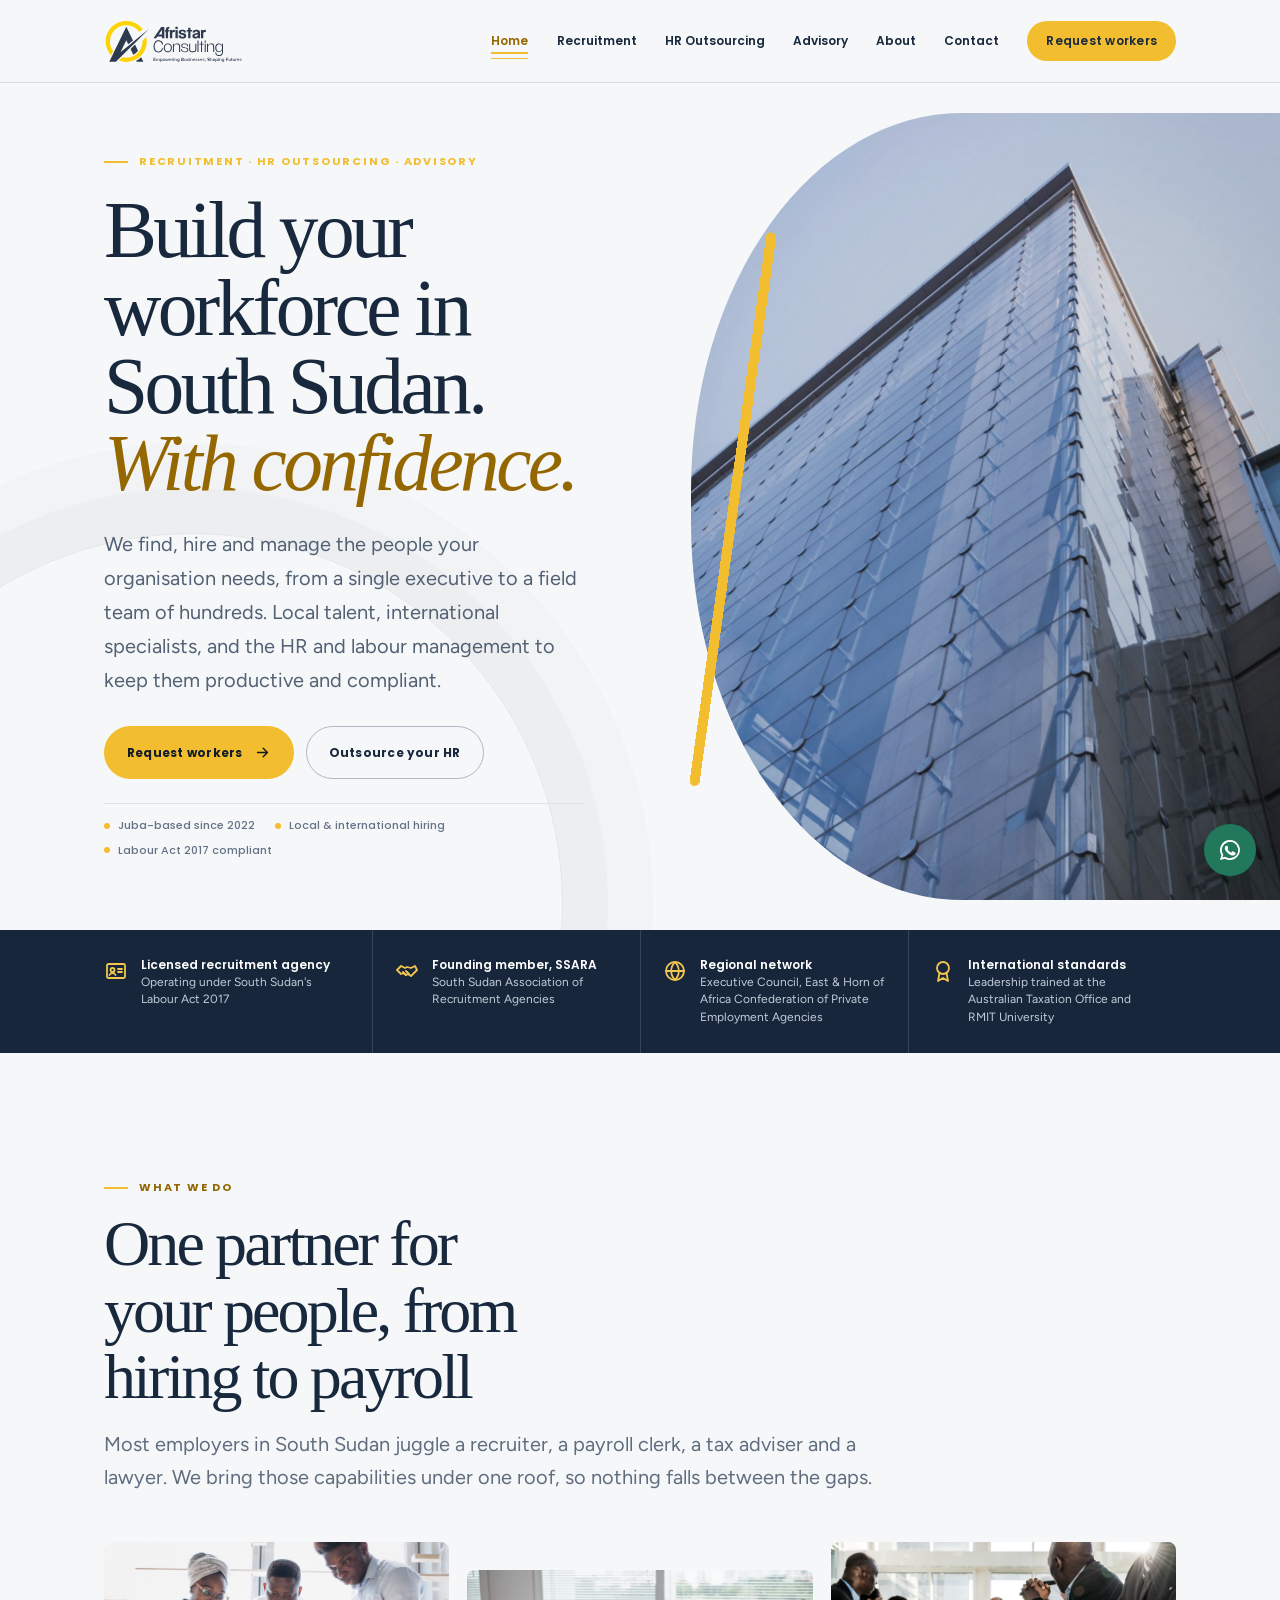
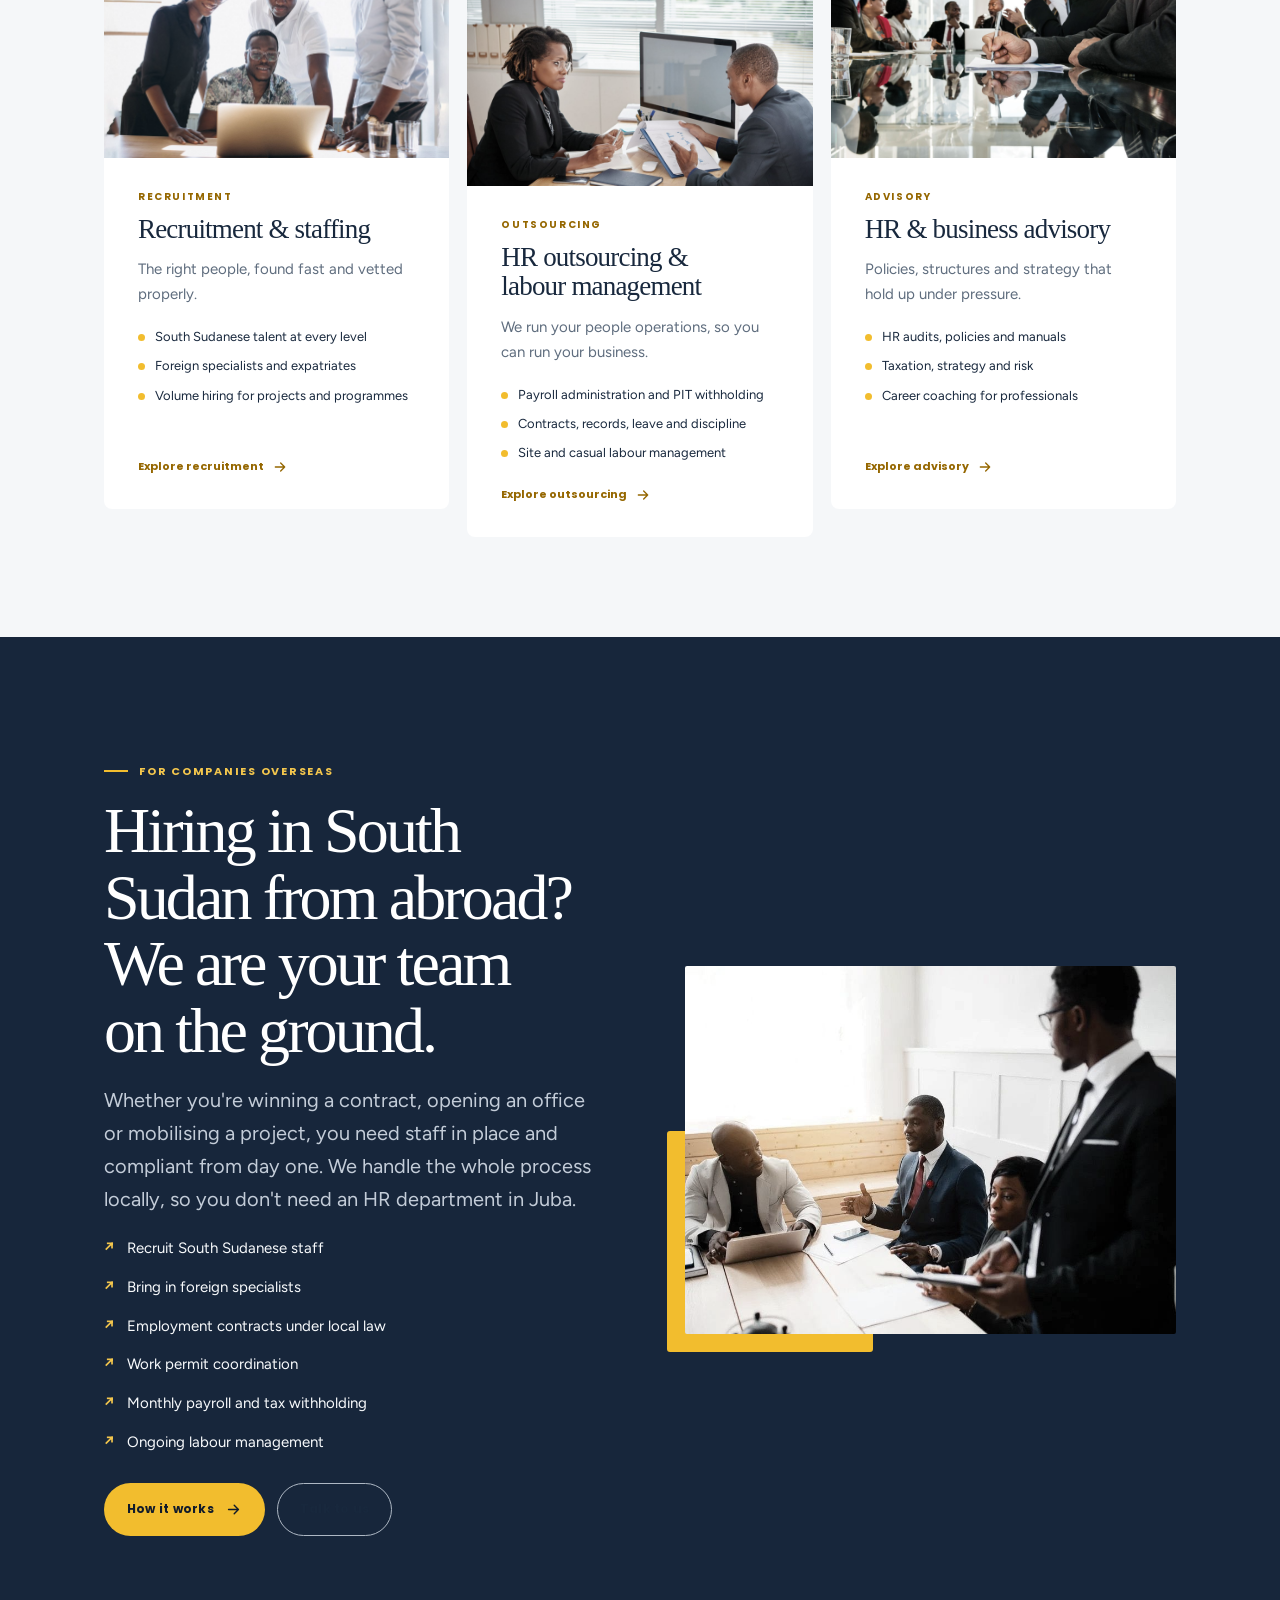
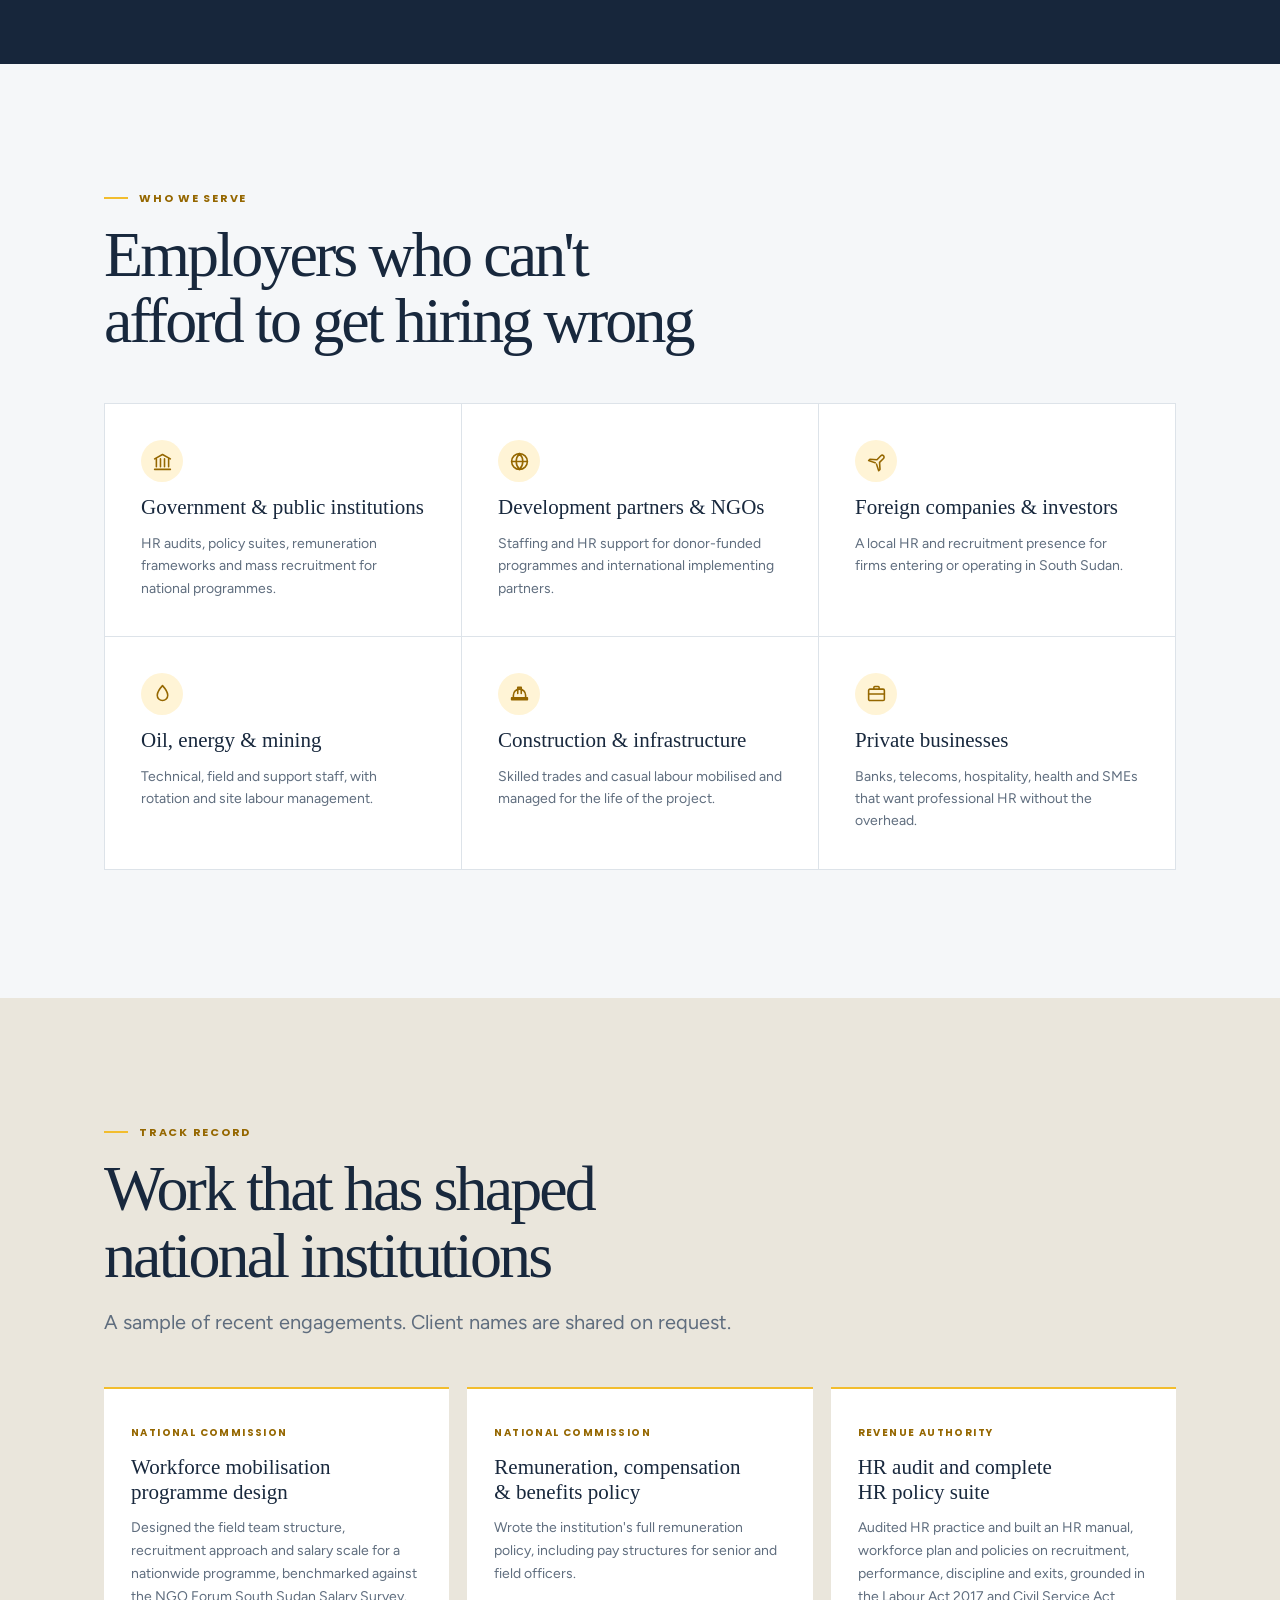
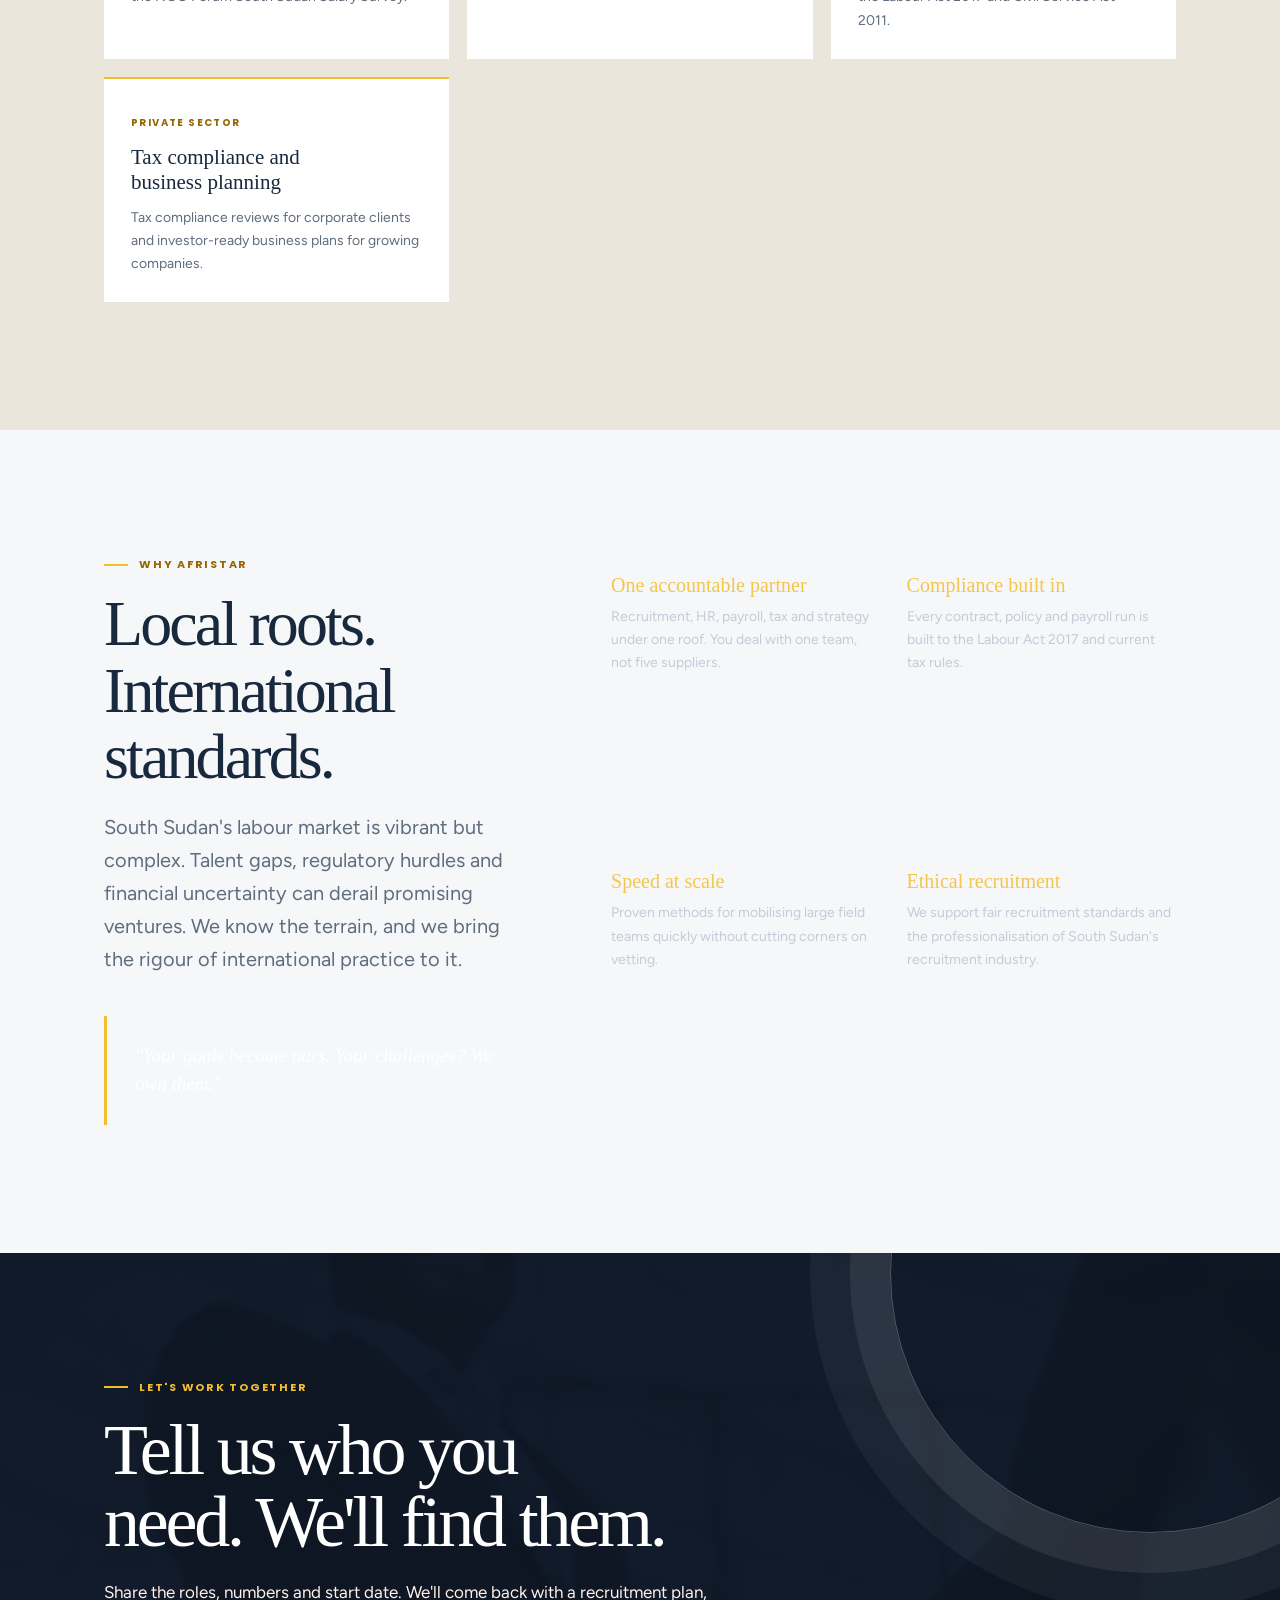
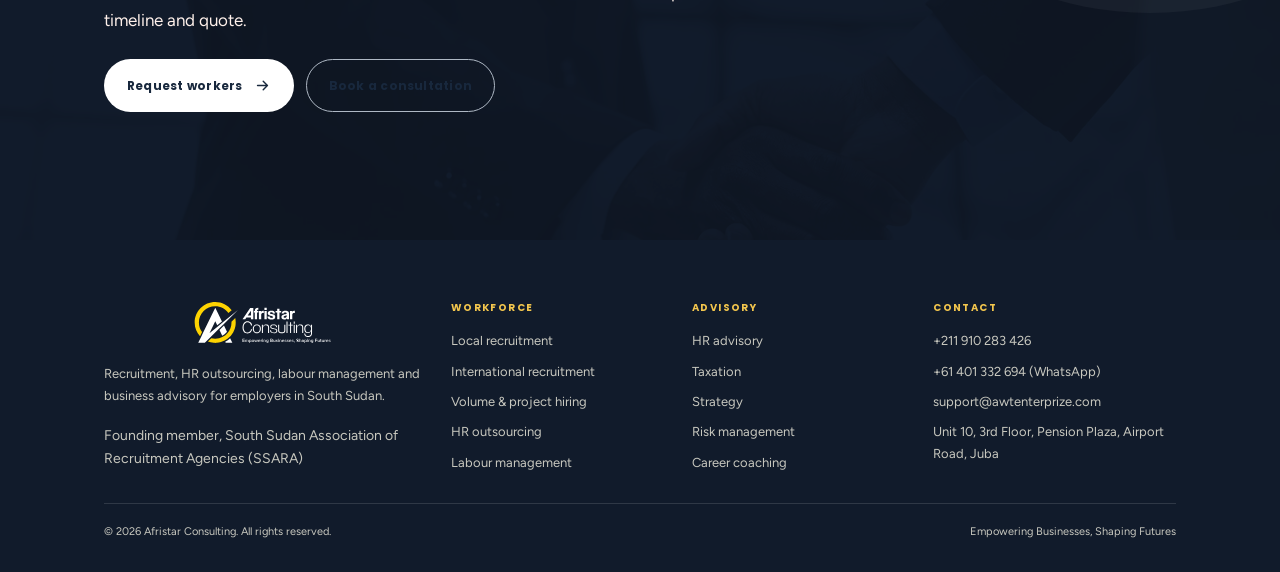
<file: index.html>
<!doctype html>
<html lang="en">
<head>
<meta charset="utf-8">
<meta name="viewport" content="width=device-width, initial-scale=1, viewport-fit=cover">
<meta name="theme-color" content="#2E3A4E">
<title>Afristar Consulting | Grow with confidence</title>
<meta name="description" content="Recruitment, HR outsourcing, labour management and business advisory for employers in South Sudan. Based in Juba.">
<link rel="icon" type="image/png" href="assets/logo/favicon.png">
<link rel="preconnect" href="https://fonts.googleapis.com">
<link rel="preconnect" href="https://fonts.gstatic.com" crossorigin>
<link rel="stylesheet" href="https://fonts.googleapis.com/css2?family=Poppins:ital,wght@0,500;0,600;0,700;1,700&family=Figtree:wght@400;500;600&display=swap">
<link rel="stylesheet" href="styles.css?v=20260930-2">
</head>
<body>
<div class="scroll-progress" aria-hidden="true"></div>
<!-- SVG icon sprite -->
<svg width="0" height="0" style="position:absolute" aria-hidden="true">
  <defs>
    <symbol id="i-briefcase" viewBox="0 0 24 24" fill="none" stroke="currentColor" stroke-width="1.8" stroke-linecap="round" stroke-linejoin="round"><rect x="3" y="7" width="18" height="13" rx="1.5"/><path d="M9 7V5a1 1 0 0 1 1-1h4a1 1 0 0 1 1 1v2M3 12.5h18"/></symbol>
    <symbol id="i-trend" viewBox="0 0 24 24" fill="none" stroke="currentColor" stroke-width="1.8" stroke-linecap="round" stroke-linejoin="round"><path d="M3 17l6-6 4 4 8-8"/><path d="M15 7h6v6"/></symbol>
    <symbol id="i-users" viewBox="0 0 24 24" fill="none" stroke="currentColor" stroke-width="1.8" stroke-linecap="round" stroke-linejoin="round"><circle cx="9" cy="8" r="3.2"/><path d="M3 20c0-3.3 2.7-6 6-6s6 2.7 6 6"/><path d="M16 4.5a3.2 3.2 0 0 1 0 6.3M18 14.3c1.8.8 3 2.7 3 5"/></symbol>
    <symbol id="i-shield" viewBox="0 0 24 24" fill="none" stroke="currentColor" stroke-width="1.8" stroke-linecap="round" stroke-linejoin="round"><path d="M12 3l8 3v6c0 4.5-3.4 8.2-8 9-4.6-.8-8-4.5-8-9V6z"/><path d="M8.5 12l2.5 2.5 4.5-5"/></symbol>
    <symbol id="i-tax" viewBox="0 0 24 24" fill="none" stroke="currentColor" stroke-width="1.8" stroke-linecap="round" stroke-linejoin="round"><path d="M6 3h12v18l-3-2-3 2-3-2-3 2z"/><path d="M9.5 14.5l5-5"/><circle cx="9.7" cy="9.7" r=".6" fill="currentColor"/><circle cx="14.3" cy="14.3" r=".6" fill="currentColor"/></symbol>
    <symbol id="i-network" viewBox="0 0 24 24" fill="none" stroke="currentColor" stroke-width="1.8" stroke-linecap="round" stroke-linejoin="round"><rect x="9" y="3" width="6" height="5" rx="1"/><rect x="3" y="16" width="6" height="5" rx="1"/><rect x="15" y="16" width="6" height="5" rx="1"/><path d="M12 8v4M6 16v-2h12v2"/></symbol>
    <symbol id="i-target" viewBox="0 0 24 24" fill="none" stroke="currentColor" stroke-width="1.8" stroke-linecap="round" stroke-linejoin="round"><circle cx="12" cy="12" r="8.5"/><circle cx="12" cy="12" r="4.5"/><circle cx="12" cy="12" r=".8" fill="currentColor"/></symbol>
    <symbol id="i-puzzle" viewBox="0 0 24 24" fill="none" stroke="currentColor" stroke-width="1.8" stroke-linecap="round" stroke-linejoin="round"><path d="M4 8h4a2 2 0 1 1 4 0h4v4a2 2 0 1 1 0 4v4h-4a2 2 0 1 0-4 0H4v-4a2 2 0 1 0 0-4z"/></symbol>
    <symbol id="i-compass" viewBox="0 0 24 24" fill="none" stroke="currentColor" stroke-width="1.8" stroke-linecap="round" stroke-linejoin="round"><circle cx="12" cy="12" r="9"/><path d="M15.5 8.5l-2 5-5 2 2-5z"/></symbol>
    <symbol id="i-arrow" viewBox="0 0 24 24" fill="none" stroke="currentColor" stroke-width="2" stroke-linecap="round" stroke-linejoin="round"><path d="M5 12h14M13 6l6 6-6 6"/></symbol>
    <symbol id="i-phone" viewBox="0 0 24 24" fill="none" stroke="currentColor" stroke-width="1.8" stroke-linecap="round" stroke-linejoin="round"><path d="M5 4h3l2 5-2.5 1.5a11 11 0 0 0 6 6L15 14l5 2v3a2 2 0 0 1-2 2A16 16 0 0 1 3 6a2 2 0 0 1 2-2"/></symbol>
    <symbol id="i-mail" viewBox="0 0 24 24" fill="none" stroke="currentColor" stroke-width="1.8" stroke-linecap="round" stroke-linejoin="round"><rect x="3" y="5" width="18" height="14" rx="1.5"/><path d="M3.5 6l8.5 7 8.5-7"/></symbol>
    <symbol id="i-pin" viewBox="0 0 24 24" fill="none" stroke="currentColor" stroke-width="1.8" stroke-linecap="round" stroke-linejoin="round"><path d="M12 21s7-6.2 7-11.5A7 7 0 0 0 5 9.5C5 14.8 12 21 12 21z"/><circle cx="12" cy="9.5" r="2.5"/></symbol>
    <symbol id="i-spark" viewBox="0 0 24 24" fill="none" stroke="currentColor" stroke-width="1.8" stroke-linecap="round" stroke-linejoin="round"><path d="M12 3v4M12 17v4M3 12h4M17 12h4M6 6l2.5 2.5M15.5 15.5L18 18M6 18l2.5-2.5M15.5 8.5L18 6"/></symbol>
    <symbol id="i-scale" viewBox="0 0 24 24" fill="none" stroke="currentColor" stroke-width="1.8" stroke-linecap="round" stroke-linejoin="round"><path d="M12 4v16M7 20h10M5 7h14M5 7l-2.5 6a2.5 2.5 0 0 0 5 0zM19 7l-2.5 6a2.5 2.5 0 0 0 5 0z"/></symbol>
    <symbol id="i-bulb" viewBox="0 0 24 24" fill="none" stroke="currentColor" stroke-width="1.8" stroke-linecap="round" stroke-linejoin="round"><path d="M9 18h6M10 21h4M12 3a6 6 0 0 0-3.5 10.9c.6.5 1 1.2 1 2.1h5c0-.9.4-1.6 1-2.1A6 6 0 0 0 12 3z"/></symbol>
    <symbol id="i-heart" viewBox="0 0 24 24" fill="none" stroke="currentColor" stroke-width="1.8" stroke-linecap="round" stroke-linejoin="round"><path d="M12 20s-7.5-4.6-7.5-10A4.3 4.3 0 0 1 12 7.3 4.3 4.3 0 0 1 19.5 10c0 5.4-7.5 10-7.5 10z"/></symbol>
    <symbol id="i-globe" viewBox="0 0 24 24" fill="none" stroke="currentColor" stroke-width="1.8" stroke-linecap="round" stroke-linejoin="round"><circle cx="12" cy="12" r="9"/><path d="M3 12h18M12 3c2.5 2.6 3.8 5.6 3.8 9s-1.3 6.4-3.8 9c-2.5-2.6-3.8-5.6-3.8-9S9.5 5.6 12 3z"/></symbol>
    <symbol id="i-plane" viewBox="0 0 24 24" fill="none" stroke="currentColor" stroke-width="1.8" stroke-linecap="round" stroke-linejoin="round"><path d="M10.5 13.5L3 11l1.5-1.5 8 .5 4.5-4.5a2 2 0 0 1 3 3L15.5 13l.5 8L14.5 22.5 12 15"/></symbol>
    <symbol id="i-clipboard" viewBox="0 0 24 24" fill="none" stroke="currentColor" stroke-width="1.8" stroke-linecap="round" stroke-linejoin="round"><rect x="5" y="4" width="14" height="17" rx="1.5"/><path d="M9 4V3h6v1M9 10h6M9 14h6M9 18h3"/></symbol>
    <symbol id="i-clock" viewBox="0 0 24 24" fill="none" stroke="currentColor" stroke-width="1.8" stroke-linecap="round" stroke-linejoin="round"><circle cx="12" cy="12" r="9"/><path d="M12 7v5l3 2"/></symbol>
    <symbol id="i-hardhat" viewBox="0 0 24 24" fill="none" stroke="currentColor" stroke-width="1.8" stroke-linecap="round" stroke-linejoin="round"><path d="M3 17h18v2H3zM5 17v-3a7 7 0 0 1 14 0v3M10 7V5h4v2M10 7v5M14 7v5"/></symbol>
    <symbol id="i-landmark" viewBox="0 0 24 24" fill="none" stroke="currentColor" stroke-width="1.8" stroke-linecap="round" stroke-linejoin="round"><path d="M3 9l9-5 9 5M5 9v9M9.7 9v9M14.3 9v9M19 9v9M3 21h18"/></symbol>
    <symbol id="i-drop" viewBox="0 0 24 24" fill="none" stroke="currentColor" stroke-width="1.8" stroke-linecap="round" stroke-linejoin="round"><path d="M12 3s6 6.5 6 11a6 6 0 0 1-12 0c0-4.5 6-11 6-11z"/></symbol>
    <symbol id="i-hands" viewBox="0 0 24 24" fill="none" stroke="currentColor" stroke-width="1.8" stroke-linecap="round" stroke-linejoin="round"><path d="M2 11l4-4 4 2 2-1 4 1 4-2 2 4-6 6-3-2-2 1-3-2-2 1z"/><path d="M8 13l3 3M11 12l3 3"/></symbol>
    <symbol id="i-cap" viewBox="0 0 24 24" fill="none" stroke="currentColor" stroke-width="1.8" stroke-linecap="round" stroke-linejoin="round"><path d="M2 9l10-5 10 5-10 5z"/><path d="M6 11v5c3 2 9 2 12 0v-5M22 9v6"/></symbol>
    <symbol id="i-idcard" viewBox="0 0 24 24" fill="none" stroke="currentColor" stroke-width="1.8" stroke-linecap="round" stroke-linejoin="round"><rect x="3" y="5" width="18" height="14" rx="1.5"/><circle cx="8.5" cy="11" r="2"/><path d="M5.5 16c.6-1.4 1.7-2 3-2s2.4.6 3 2M14 10h4M14 13h4"/></symbol>
    <symbol id="i-wallet" viewBox="0 0 24 24" fill="none" stroke="currentColor" stroke-width="1.8" stroke-linecap="round" stroke-linejoin="round"><path d="M4 7h15a1 1 0 0 1 1 1v11a1 1 0 0 1-1 1H5a1 1 0 0 1-1-1z"/><path d="M4 7l12-3v3M15 13.5h5"/></symbol>
    <symbol id="i-calendar" viewBox="0 0 24 24" fill="none" stroke="currentColor" stroke-width="1.8" stroke-linecap="round" stroke-linejoin="round"><rect x="3" y="5" width="18" height="16" rx="1.5"/><path d="M3 10h18M8 3v4M16 3v4"/></symbol>
    <symbol id="i-exit" viewBox="0 0 24 24" fill="none" stroke="currentColor" stroke-width="1.8" stroke-linecap="round" stroke-linejoin="round"><path d="M14 4h5v16h-5M10 8l-4 4 4 4M6 12h10"/></symbol>
    <symbol id="i-chat" viewBox="0 0 24 24" fill="none" stroke="currentColor" stroke-width="1.8" stroke-linecap="round" stroke-linejoin="round"><path d="M4 5h16v11H9l-5 4z"/><path d="M8 10h8M8 13h5"/></symbol>
    <symbol id="i-award" viewBox="0 0 24 24" fill="none" stroke="currentColor" stroke-width="1.8" stroke-linecap="round" stroke-linejoin="round"><circle cx="12" cy="9" r="6"/><path d="M8.5 14L7 22l5-3 5 3-1.5-8"/></symbol>
    <symbol id="i-whatsapp" viewBox="0 0 24 24" fill="currentColor"><path d="M12 2a10 10 0 0 0-8.6 15.1L2 22l5-1.3A10 10 0 1 0 12 2zm0 18.2a8.2 8.2 0 0 1-4.2-1.2l-.3-.2-3 .8.8-2.9-.2-.3A8.2 8.2 0 1 1 12 20.2zm4.5-6.1c-.2-.1-1.5-.7-1.7-.8s-.4-.1-.6.1-.7.8-.8 1-.3.2-.5.1a6.7 6.7 0 0 1-3.3-2.9c-.3-.4.2-.4.7-1.3.1-.2 0-.3 0-.4l-.8-1.8c-.2-.5-.4-.4-.6-.4h-.5a1 1 0 0 0-.7.3 3 3 0 0 0-.9 2.2 5.2 5.2 0 0 0 1.1 2.7 11.8 11.8 0 0 0 4.5 4c1.7.7 2.3.8 3.2.6a2.7 2.7 0 0 0 1.8-1.3 2.2 2.2 0 0 0 .2-1.3c-.1-.1-.3-.2-.6-.3z"/></symbol>
  </defs>
</svg>

<header class="header">
  <div class="wrap">
    <a class="brand" href="index.html" aria-label="Afristar Consulting home"><img src="assets/logo/Afristar_Logo_Colour.svg" alt="Afristar Consulting" width="200" height="65"></a>
    <button class="menu-btn" id="menu-btn" aria-label="Open menu" aria-expanded="false" aria-controls="site-nav">
      <svg viewBox="0 0 24 24" fill="none" stroke="currentColor" stroke-width="2" stroke-linecap="round"><path d="M4 7h16M4 12h16M4 17h16"/></svg>
    </button>
    <nav class="nav" id="site-nav" aria-label="Main">
      <a href="index.html" class="active" aria-current="page">Home</a>
      <a href="recruitment.html">Recruitment</a>
      <a href="hr-outsourcing.html">HR Outsourcing</a>
      <a href="services.html">Advisory</a>
      <a href="about.html">About</a>
      <a href="contact.html">Contact</a>
      <a class="btn btn-primary" href="recruitment.html#request">Request workers</a>
    </nav>
  </div>
</header>

<main>
<!-- ================= HERO ================= -->
<section class="hero">
  <div class="wrap hero-grid">
    <div class="hero-copy">
      <div class="eyebrow" style="color:var(--yellow)">Recruitment · HR Outsourcing · Advisory</div>
      <h1>Build your workforce in South Sudan. <em>With confidence.</em></h1>
      <p>We find, hire and manage the people your organisation needs, from a single executive to a field team of hundreds. Local talent, international specialists, and the HR and labour management to keep them productive and compliant.</p>
      <div class="hero-actions">
        <a class="btn btn-primary" href="recruitment.html#request">Request workers <svg><use href="#i-arrow"/></svg></a>
        <a class="btn btn-ghost" href="hr-outsourcing.html">Outsource your HR</a>
      </div>
      <div class="hero-meta">
        <span>Juba-based since 2022</span>
        <span>Local &amp; international hiring</span>
        <span>Labour Act 2017 compliant</span>
      </div>
    </div>
  </div>
  <div class="hero-photo"><img src="assets/img/hero-building.jpg" alt="Glass office tower against a blue sky" width="1067" height="1600"></div>
  <div class="slash" aria-hidden="true"></div>
</section>

<!-- ================= CREDENTIALS ================= -->
<section class="creds" aria-label="Credentials">
  <div class="wrap">
    <div class="cred"><svg><use href="#i-idcard"/></svg><div><b>Licensed recruitment agency</b><span>Operating under South Sudan's Labour Act 2017</span></div></div>
    <div class="cred"><svg><use href="#i-hands"/></svg><div><b>Founding member, SSARA</b><span>South Sudan Association of Recruitment Agencies</span></div></div>
    <div class="cred"><svg><use href="#i-globe"/></svg><div><b>Regional network</b><span>Executive Council, East &amp; Horn of Africa Confederation of Private Employment Agencies</span></div></div>
    <div class="cred"><svg><use href="#i-award"/></svg><div><b>International standards</b><span>Leadership trained at the Australian Taxation Office and RMIT University</span></div></div>
  </div>
</section>

<!-- ================= THREE PILLARS ================= -->
<section class="section">
  <div class="wrap">
    <div class="sec-head">
      <div class="eyebrow">What we do</div>
      <h2 class="h2">One partner for your people, from hiring to payroll</h2>
      <p class="lead">Most employers in South Sudan juggle a recruiter, a payroll clerk, a tax adviser and a lawyer. We bring those capabilities under one roof, so nothing falls between the gaps.</p>
    </div>
    <div class="pillars">
      <a class="pillar" href="recruitment.html">
        <img src="assets/img/about-team.jpg" alt="Young professionals working together at a laptop" width="1600" height="868" loading="lazy">
        <div class="body">
          <span class="num">Recruitment</span>
          <h3>Recruitment &amp; staffing</h3>
          <p>The right people, found fast and vetted properly.</p>
          <ul>
            <li>South Sudanese talent at every level</li>
            <li>Foreign specialists and expatriates</li>
            <li>Volume hiring for projects and programmes</li>
          </ul>
          <span class="more">Explore recruitment <svg><use href="#i-arrow"/></svg></span>
        </div>
      </a>
      <a class="pillar" href="hr-outsourcing.html">
        <img src="assets/img/svc-taxation.jpg" alt="HR consultant reviewing records with a client" width="1600" height="1068" loading="lazy">
        <div class="body">
          <span class="num">Outsourcing</span>
          <h3>HR outsourcing &amp; labour management</h3>
          <p>We run your people operations, so you can run your business.</p>
          <ul>
            <li>Payroll administration and PIT withholding</li>
            <li>Contracts, records, leave and discipline</li>
            <li>Site and casual labour management</li>
          </ul>
          <span class="more">Explore outsourcing <svg><use href="#i-arrow"/></svg></span>
        </div>
      </a>
      <a class="pillar" href="services.html">
        <img src="assets/img/svc-strategy.jpg" alt="Executives around a glass boardroom table" width="1600" height="1111" loading="lazy">
        <div class="body">
          <span class="num">Advisory</span>
          <h3>HR &amp; business advisory</h3>
          <p>Policies, structures and strategy that hold up under pressure.</p>
          <ul>
            <li>HR audits, policies and manuals</li>
            <li>Taxation, strategy and risk</li>
            <li>Career coaching for professionals</li>
          </ul>
          <span class="more">Explore advisory <svg><use href="#i-arrow"/></svg></span>
        </div>
      </a>
    </div>
  </div>
</section>

<!-- ================= OVERSEAS COMPANIES ================= -->
<section class="section band">
  <div class="wrap split">
    <div class="stack">
      <div class="eyebrow">For companies overseas</div>
      <h2 class="h2">Hiring in South Sudan from abroad? We are your team on the ground.</h2>
      <p class="lead">Whether you're winning a contract, opening an office or mobilising a project, you need staff in place and compliant from day one. We handle the whole process locally, so you don't need an HR department in Juba.</p>
      <ul class="checks" style="color:var(--on-dark)">
        <li>Recruit South Sudanese staff</li>
        <li>Bring in foreign specialists</li>
        <li>Employment contracts under local law</li>
        <li>Work permit coordination</li>
        <li>Monthly payroll and tax withholding</li>
        <li>Ongoing labour management</li>
      </ul>
      <div class="hero-actions" style="margin-top:8px">
        <a class="btn btn-primary" href="recruitment.html#international">How it works <svg><use href="#i-arrow"/></svg></a>
        <a class="btn btn-ghost" href="contact.html">Talk to us</a>
      </div>
    </div>
    <div class="split-media"><img src="assets/img/svc-business.jpg" alt="Leadership team meeting in a boardroom" width="1000" height="667" loading="lazy"></div>
  </div>
</section>

<!-- ================= WHO WE SERVE ================= -->
<section class="section">
  <div class="wrap">
    <div class="sec-head">
      <div class="eyebrow">Who we serve</div>
      <h2 class="h2">Employers who can't afford to get hiring wrong</h2>
    </div>
    <div class="cards">
      <div class="card"><span class="ic"><svg><use href="#i-landmark"/></svg></span><h3>Government &amp; public institutions</h3><p>HR audits, policy suites, remuneration frameworks and mass recruitment for national programmes.</p></div>
      <div class="card"><span class="ic"><svg><use href="#i-globe"/></svg></span><h3>Development partners &amp; NGOs</h3><p>Staffing and HR support for donor-funded programmes and international implementing partners.</p></div>
      <div class="card"><span class="ic"><svg><use href="#i-plane"/></svg></span><h3>Foreign companies &amp; investors</h3><p>A local HR and recruitment presence for firms entering or operating in South Sudan.</p></div>
      <div class="card"><span class="ic"><svg><use href="#i-drop"/></svg></span><h3>Oil, energy &amp; mining</h3><p>Technical, field and support staff, with rotation and site labour management.</p></div>
      <div class="card"><span class="ic"><svg><use href="#i-hardhat"/></svg></span><h3>Construction &amp; infrastructure</h3><p>Skilled trades and casual labour mobilised and managed for the life of the project.</p></div>
      <div class="card"><span class="ic"><svg><use href="#i-briefcase"/></svg></span><h3>Private businesses</h3><p>Banks, telecoms, hospitality, health and SMEs that want professional HR without the overhead.</p></div>
    </div>
  </div>
</section>

<!-- ================= TRACK RECORD ================= -->
<section class="section paper">
  <div class="wrap">
    <div class="sec-head">
      <div class="eyebrow">Track record</div>
      <h2 class="h2">Work that has shaped national institutions</h2>
      <p class="lead">A sample of recent engagements. Client names are shared on request.</p>
    </div>
    <div class="proof">
      <div class="proof-item"><span class="sector">National commission</span><h4>Workforce mobilisation programme design</h4><p>Designed the field team structure, recruitment approach and salary scale for a nationwide programme, benchmarked against the NGO Forum South Sudan Salary Survey.</p></div>
      <div class="proof-item"><span class="sector">National commission</span><h4>Remuneration, compensation &amp; benefits policy</h4><p>Wrote the institution's full remuneration policy, including pay structures for senior and field officers.</p></div>
      <div class="proof-item"><span class="sector">Revenue authority</span><h4>HR audit and complete HR policy suite</h4><p>Audited HR practice and built an HR manual, workforce plan and policies on recruitment, performance, discipline and exits, grounded in the Labour Act 2017 and Civil Service Act 2011.</p></div>
      <div class="proof-item"><span class="sector">Private sector</span><h4>Tax compliance and business planning</h4><p>Tax compliance reviews for corporate clients and investor-ready business plans for growing companies.</p></div>
    </div>
  </div>
</section>

<!-- ================= WHY ================= -->
<section class="section" id="why">
  <div class="wrap why-grid">
    <div class="stack">
      <div class="eyebrow">Why Afristar</div>
      <h2 class="h2">Local roots. International standards.</h2>
      <p class="lead">South Sudan's labour market is vibrant but complex. Talent gaps, regulatory hurdles and financial uncertainty can derail promising ventures. We know the terrain, and we bring the rigour of international practice to it.</p>
      <div class="quote">"Your goals become ours. Your challenges? We own them."</div>
    </div>
    <div class="why-cols">
      <div class="why-item"><h4>One accountable partner</h4><p>Recruitment, HR, payroll, tax and strategy under one roof. You deal with one team, not five suppliers.</p></div>
      <div class="why-item"><h4>Compliance built in</h4><p>Every contract, policy and payroll run is built to the Labour Act 2017 and current tax rules.</p></div>
      <div class="why-item"><h4>Speed at scale</h4><p>Proven methods for mobilising large field teams quickly without cutting corners on vetting.</p></div>
      <div class="why-item"><h4>Ethical recruitment</h4><p>We support fair recruitment standards and the professionalisation of South Sudan's recruitment industry.</p></div>
    </div>
  </div>
</section>

<!-- ================= CTA ================= -->
<section class="cta">
  <img src="assets/img/cta-handshake.jpg" alt="" width="1600" height="1066" loading="lazy">
  <div class="wrap">
    <div class="eyebrow" style="color:var(--yellow)">Let's work together</div>
    <h2>Tell us who you need. We'll find them.</h2>
    <p>Share the roles, numbers and start date. We'll come back with a recruitment plan, timeline and quote.</p>
    <div class="hero-actions">
      <a class="btn btn-primary" href="recruitment.html#request">Request workers <svg><use href="#i-arrow"/></svg></a>
      <a class="btn btn-ghost" href="contact.html">Book a consultation</a>
    </div>
  </div>
</section>

</main>

<footer class="footer">
  <div class="wrap">
    <div class="stack" style="gap:18px">
      <img src="assets/logo/Afristar_Logo_White.svg" alt="Afristar Consulting" width="160" height="52">
      <p style="max-width:40ch">Recruitment, HR outsourcing, labour management and business advisory for employers in South Sudan.</p>
      <p style="font-size:14px">Founding member, South Sudan Association of Recruitment Agencies (SSARA)</p>
    </div>
    <div>
      <h4>Workforce</h4>
      <ul>
        <li><a href="recruitment.html#local">Local recruitment</a></li>
        <li><a href="recruitment.html#international">International recruitment</a></li>
        <li><a href="recruitment.html#volume">Volume &amp; project hiring</a></li>
        <li><a href="hr-outsourcing.html">HR outsourcing</a></li>
        <li><a href="hr-outsourcing.html#labour">Labour management</a></li>
      </ul>
    </div>
    <div>
      <h4>Advisory</h4>
      <ul>
        <li><a href="services.html#svc-hr">HR advisory</a></li>
        <li><a href="services.html#svc-tax">Taxation</a></li>
        <li><a href="services.html#svc-strategy">Strategy</a></li>
        <li><a href="services.html#svc-risk">Risk management</a></li>
        <li><a href="services.html#individuals">Career coaching</a></li>
      </ul>
    </div>
    <div>
      <h4>Contact</h4>
      <ul>
        <li>+211 910 283 426</li>
        <li>+61 401 332 694 (WhatsApp)</li>
        <li>support@awtenterprize.com</li>
        <li>Unit 10, 3rd Floor, Pension Plaza, Airport Road, Juba</li>
      </ul>
    </div>
    <div class="legal">
      <span>© <span class="yr">2026</span> Afristar Consulting. All rights reserved.</span>
      <span>Empowering Businesses, Shaping Futures</span>
    </div>
  </div>
</footer>
<a class="wa" href="https://wa.me/61401332694" target="_blank" rel="noopener" aria-label="Chat with us on WhatsApp"><svg><use href="#i-whatsapp"/></svg></a>
<script src="main.js"></script>
</body>
</html>
</file>
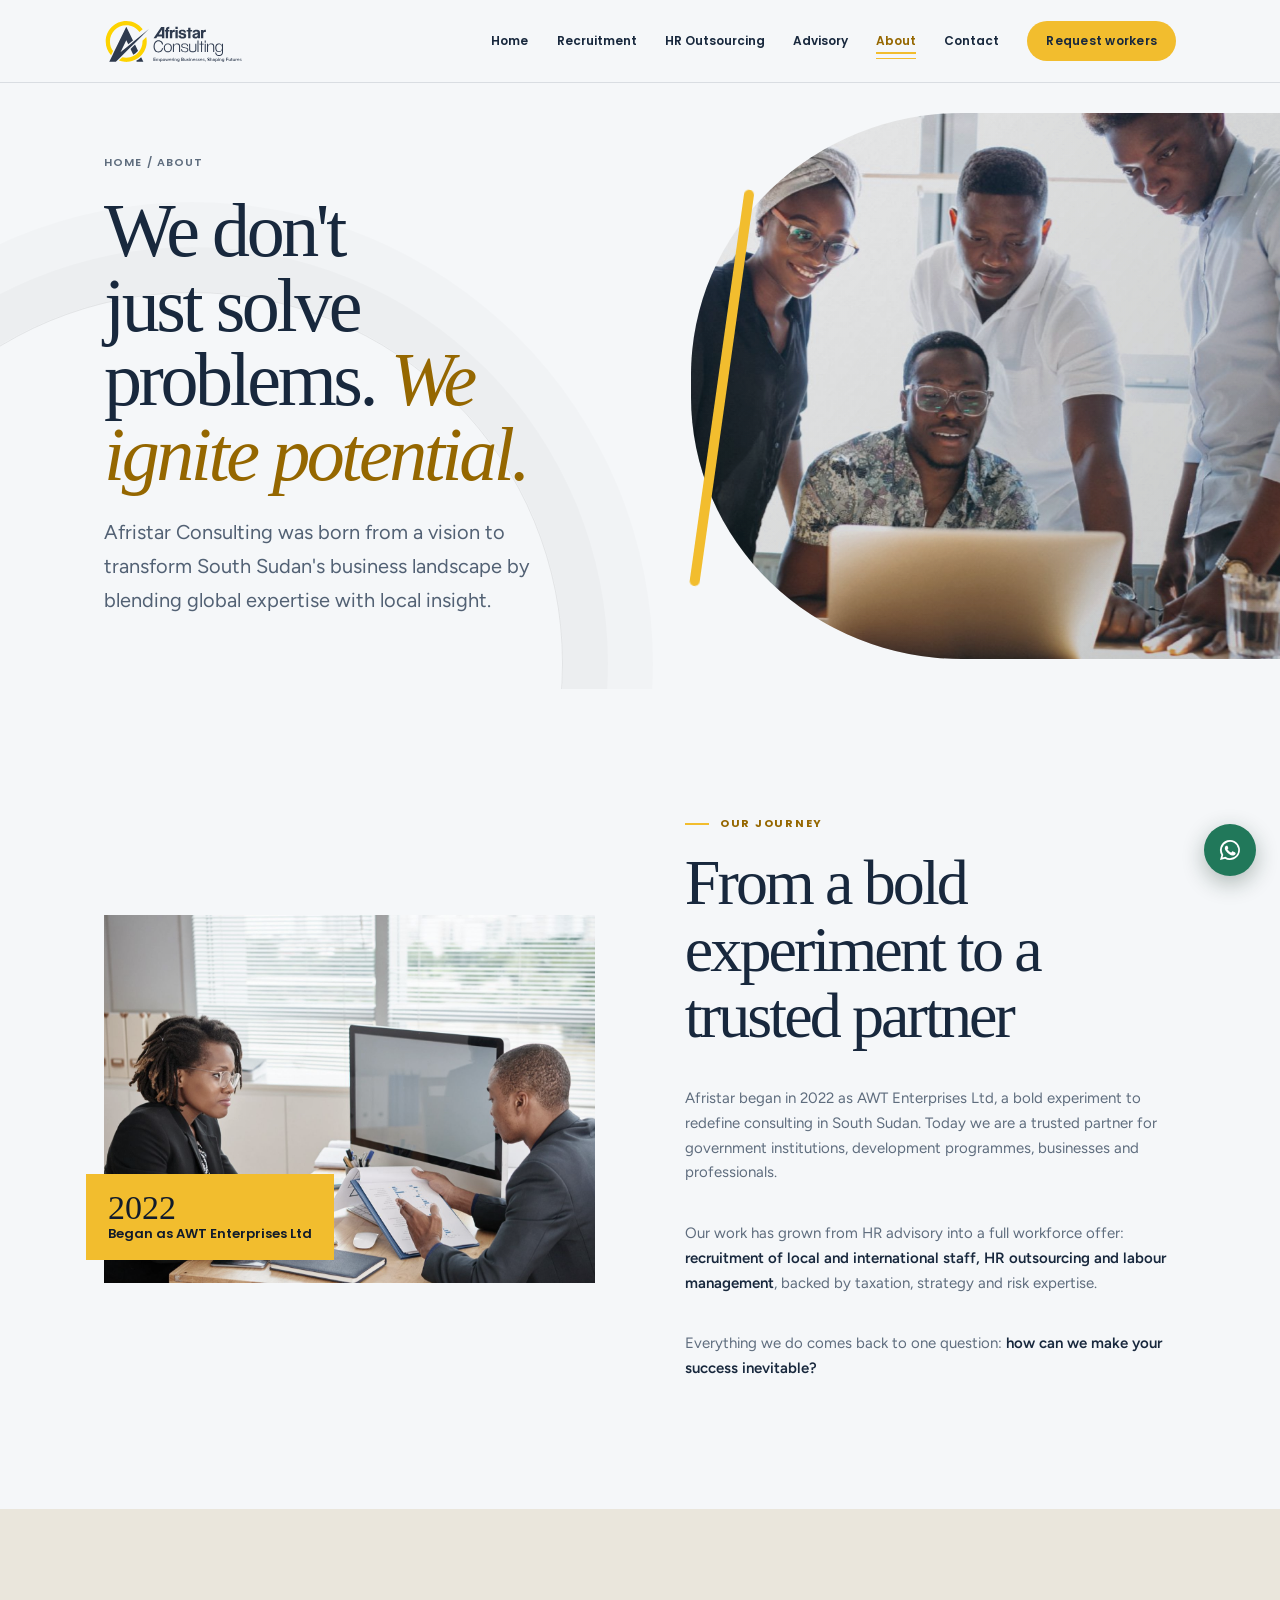
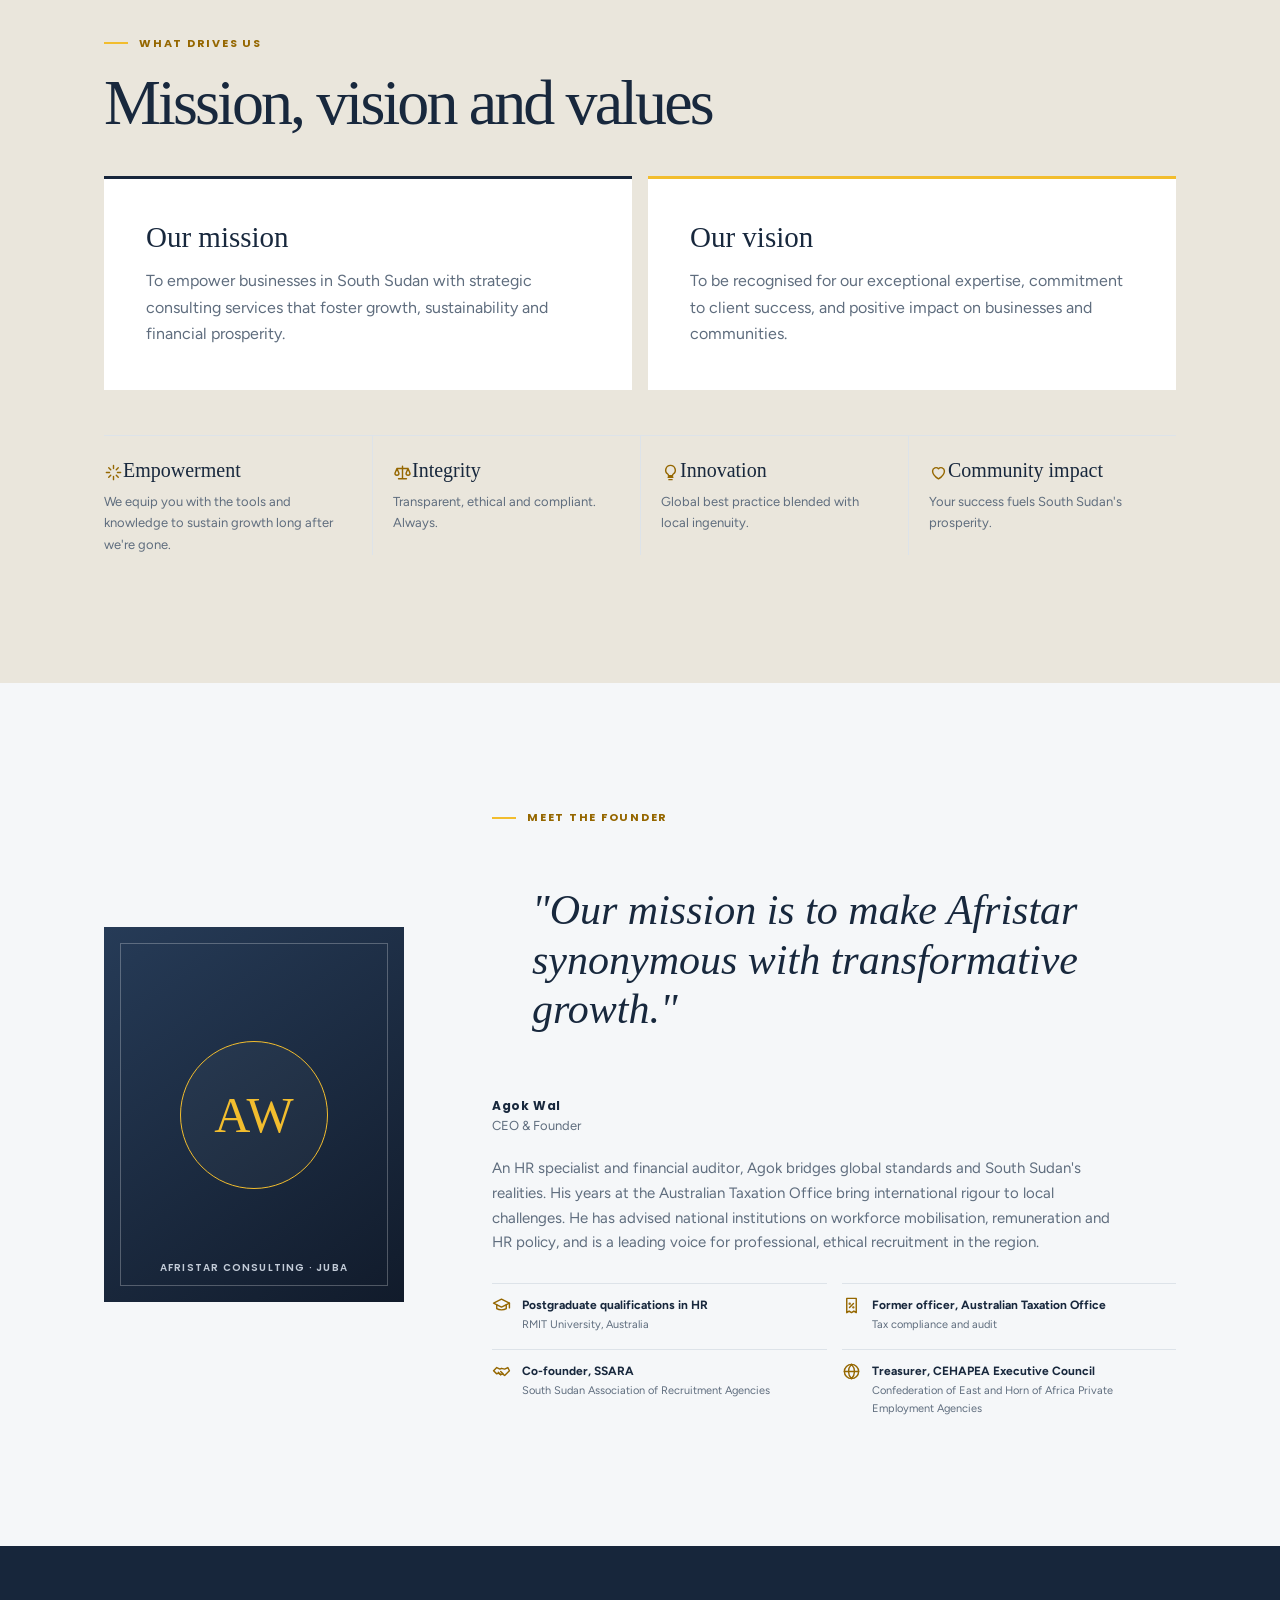
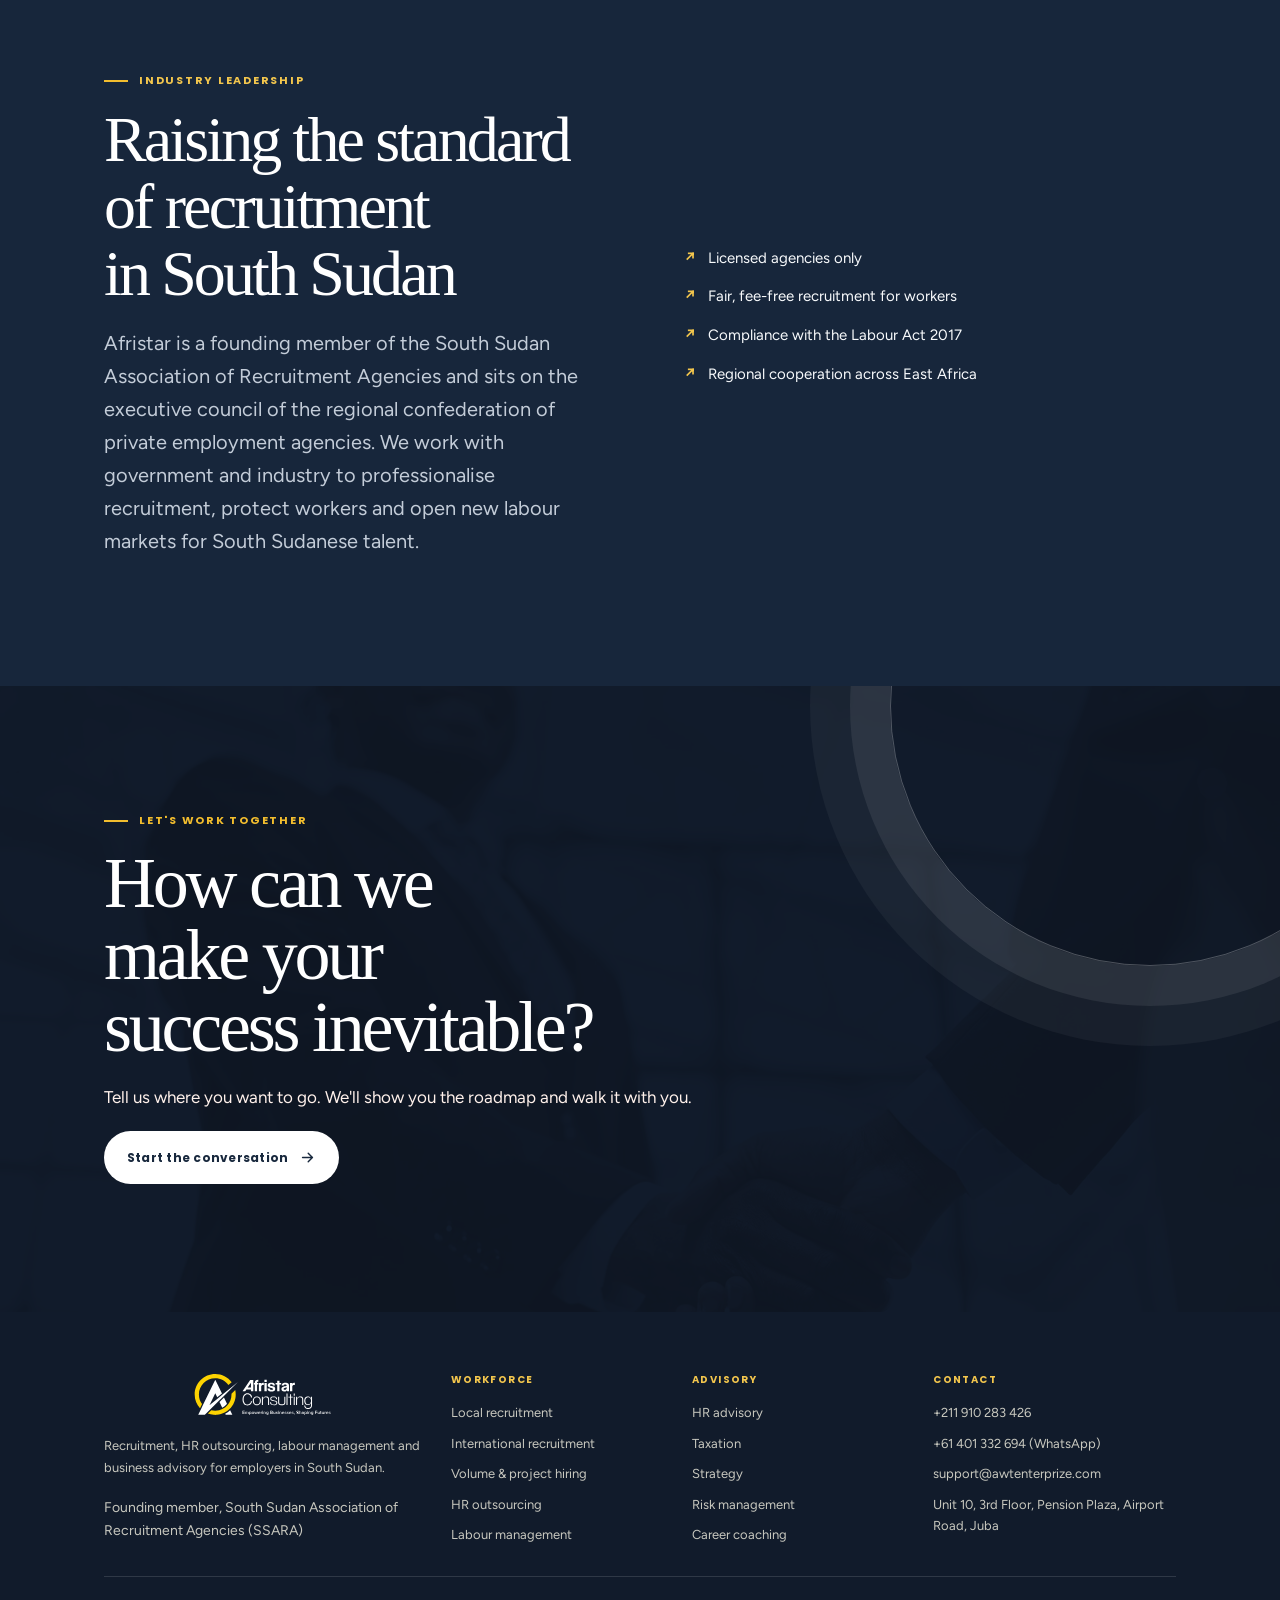
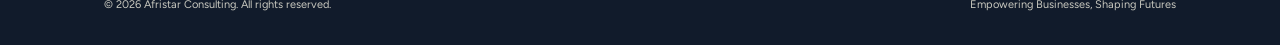
<file: about.html>
<!doctype html>
<html lang="en">
<head>
<meta charset="utf-8">
<meta name="viewport" content="width=device-width, initial-scale=1, viewport-fit=cover">
<meta name="theme-color" content="#2E3A4E">
<title>About | Afristar Consulting</title>
<meta name="description" content="Afristar Consulting is a Juba-based HR and workforce consultancy founded in 2022 by Agok Wal.">
<link rel="icon" type="image/png" href="assets/logo/favicon.png">
<link rel="preconnect" href="https://fonts.googleapis.com">
<link rel="preconnect" href="https://fonts.gstatic.com" crossorigin>
<link rel="stylesheet" href="https://fonts.googleapis.com/css2?family=Poppins:ital,wght@0,500;0,600;0,700;1,700&family=Figtree:wght@400;500;600&display=swap">
<link rel="stylesheet" href="styles.css?v=20260930-2">
</head>
<body>
<div class="scroll-progress" aria-hidden="true"></div>
<!-- SVG icon sprite -->
<svg width="0" height="0" style="position:absolute" aria-hidden="true">
  <defs>
    <symbol id="i-briefcase" viewBox="0 0 24 24" fill="none" stroke="currentColor" stroke-width="1.8" stroke-linecap="round" stroke-linejoin="round"><rect x="3" y="7" width="18" height="13" rx="1.5"/><path d="M9 7V5a1 1 0 0 1 1-1h4a1 1 0 0 1 1 1v2M3 12.5h18"/></symbol>
    <symbol id="i-trend" viewBox="0 0 24 24" fill="none" stroke="currentColor" stroke-width="1.8" stroke-linecap="round" stroke-linejoin="round"><path d="M3 17l6-6 4 4 8-8"/><path d="M15 7h6v6"/></symbol>
    <symbol id="i-users" viewBox="0 0 24 24" fill="none" stroke="currentColor" stroke-width="1.8" stroke-linecap="round" stroke-linejoin="round"><circle cx="9" cy="8" r="3.2"/><path d="M3 20c0-3.3 2.7-6 6-6s6 2.7 6 6"/><path d="M16 4.5a3.2 3.2 0 0 1 0 6.3M18 14.3c1.8.8 3 2.7 3 5"/></symbol>
    <symbol id="i-shield" viewBox="0 0 24 24" fill="none" stroke="currentColor" stroke-width="1.8" stroke-linecap="round" stroke-linejoin="round"><path d="M12 3l8 3v6c0 4.5-3.4 8.2-8 9-4.6-.8-8-4.5-8-9V6z"/><path d="M8.5 12l2.5 2.5 4.5-5"/></symbol>
    <symbol id="i-tax" viewBox="0 0 24 24" fill="none" stroke="currentColor" stroke-width="1.8" stroke-linecap="round" stroke-linejoin="round"><path d="M6 3h12v18l-3-2-3 2-3-2-3 2z"/><path d="M9.5 14.5l5-5"/><circle cx="9.7" cy="9.7" r=".6" fill="currentColor"/><circle cx="14.3" cy="14.3" r=".6" fill="currentColor"/></symbol>
    <symbol id="i-network" viewBox="0 0 24 24" fill="none" stroke="currentColor" stroke-width="1.8" stroke-linecap="round" stroke-linejoin="round"><rect x="9" y="3" width="6" height="5" rx="1"/><rect x="3" y="16" width="6" height="5" rx="1"/><rect x="15" y="16" width="6" height="5" rx="1"/><path d="M12 8v4M6 16v-2h12v2"/></symbol>
    <symbol id="i-target" viewBox="0 0 24 24" fill="none" stroke="currentColor" stroke-width="1.8" stroke-linecap="round" stroke-linejoin="round"><circle cx="12" cy="12" r="8.5"/><circle cx="12" cy="12" r="4.5"/><circle cx="12" cy="12" r=".8" fill="currentColor"/></symbol>
    <symbol id="i-puzzle" viewBox="0 0 24 24" fill="none" stroke="currentColor" stroke-width="1.8" stroke-linecap="round" stroke-linejoin="round"><path d="M4 8h4a2 2 0 1 1 4 0h4v4a2 2 0 1 1 0 4v4h-4a2 2 0 1 0-4 0H4v-4a2 2 0 1 0 0-4z"/></symbol>
    <symbol id="i-compass" viewBox="0 0 24 24" fill="none" stroke="currentColor" stroke-width="1.8" stroke-linecap="round" stroke-linejoin="round"><circle cx="12" cy="12" r="9"/><path d="M15.5 8.5l-2 5-5 2 2-5z"/></symbol>
    <symbol id="i-arrow" viewBox="0 0 24 24" fill="none" stroke="currentColor" stroke-width="2" stroke-linecap="round" stroke-linejoin="round"><path d="M5 12h14M13 6l6 6-6 6"/></symbol>
    <symbol id="i-phone" viewBox="0 0 24 24" fill="none" stroke="currentColor" stroke-width="1.8" stroke-linecap="round" stroke-linejoin="round"><path d="M5 4h3l2 5-2.5 1.5a11 11 0 0 0 6 6L15 14l5 2v3a2 2 0 0 1-2 2A16 16 0 0 1 3 6a2 2 0 0 1 2-2"/></symbol>
    <symbol id="i-mail" viewBox="0 0 24 24" fill="none" stroke="currentColor" stroke-width="1.8" stroke-linecap="round" stroke-linejoin="round"><rect x="3" y="5" width="18" height="14" rx="1.5"/><path d="M3.5 6l8.5 7 8.5-7"/></symbol>
    <symbol id="i-pin" viewBox="0 0 24 24" fill="none" stroke="currentColor" stroke-width="1.8" stroke-linecap="round" stroke-linejoin="round"><path d="M12 21s7-6.2 7-11.5A7 7 0 0 0 5 9.5C5 14.8 12 21 12 21z"/><circle cx="12" cy="9.5" r="2.5"/></symbol>
    <symbol id="i-spark" viewBox="0 0 24 24" fill="none" stroke="currentColor" stroke-width="1.8" stroke-linecap="round" stroke-linejoin="round"><path d="M12 3v4M12 17v4M3 12h4M17 12h4M6 6l2.5 2.5M15.5 15.5L18 18M6 18l2.5-2.5M15.5 8.5L18 6"/></symbol>
    <symbol id="i-scale" viewBox="0 0 24 24" fill="none" stroke="currentColor" stroke-width="1.8" stroke-linecap="round" stroke-linejoin="round"><path d="M12 4v16M7 20h10M5 7h14M5 7l-2.5 6a2.5 2.5 0 0 0 5 0zM19 7l-2.5 6a2.5 2.5 0 0 0 5 0z"/></symbol>
    <symbol id="i-bulb" viewBox="0 0 24 24" fill="none" stroke="currentColor" stroke-width="1.8" stroke-linecap="round" stroke-linejoin="round"><path d="M9 18h6M10 21h4M12 3a6 6 0 0 0-3.5 10.9c.6.5 1 1.2 1 2.1h5c0-.9.4-1.6 1-2.1A6 6 0 0 0 12 3z"/></symbol>
    <symbol id="i-heart" viewBox="0 0 24 24" fill="none" stroke="currentColor" stroke-width="1.8" stroke-linecap="round" stroke-linejoin="round"><path d="M12 20s-7.5-4.6-7.5-10A4.3 4.3 0 0 1 12 7.3 4.3 4.3 0 0 1 19.5 10c0 5.4-7.5 10-7.5 10z"/></symbol>
    <symbol id="i-globe" viewBox="0 0 24 24" fill="none" stroke="currentColor" stroke-width="1.8" stroke-linecap="round" stroke-linejoin="round"><circle cx="12" cy="12" r="9"/><path d="M3 12h18M12 3c2.5 2.6 3.8 5.6 3.8 9s-1.3 6.4-3.8 9c-2.5-2.6-3.8-5.6-3.8-9S9.5 5.6 12 3z"/></symbol>
    <symbol id="i-plane" viewBox="0 0 24 24" fill="none" stroke="currentColor" stroke-width="1.8" stroke-linecap="round" stroke-linejoin="round"><path d="M10.5 13.5L3 11l1.5-1.5 8 .5 4.5-4.5a2 2 0 0 1 3 3L15.5 13l.5 8L14.5 22.5 12 15"/></symbol>
    <symbol id="i-clipboard" viewBox="0 0 24 24" fill="none" stroke="currentColor" stroke-width="1.8" stroke-linecap="round" stroke-linejoin="round"><rect x="5" y="4" width="14" height="17" rx="1.5"/><path d="M9 4V3h6v1M9 10h6M9 14h6M9 18h3"/></symbol>
    <symbol id="i-clock" viewBox="0 0 24 24" fill="none" stroke="currentColor" stroke-width="1.8" stroke-linecap="round" stroke-linejoin="round"><circle cx="12" cy="12" r="9"/><path d="M12 7v5l3 2"/></symbol>
    <symbol id="i-hardhat" viewBox="0 0 24 24" fill="none" stroke="currentColor" stroke-width="1.8" stroke-linecap="round" stroke-linejoin="round"><path d="M3 17h18v2H3zM5 17v-3a7 7 0 0 1 14 0v3M10 7V5h4v2M10 7v5M14 7v5"/></symbol>
    <symbol id="i-landmark" viewBox="0 0 24 24" fill="none" stroke="currentColor" stroke-width="1.8" stroke-linecap="round" stroke-linejoin="round"><path d="M3 9l9-5 9 5M5 9v9M9.7 9v9M14.3 9v9M19 9v9M3 21h18"/></symbol>
    <symbol id="i-drop" viewBox="0 0 24 24" fill="none" stroke="currentColor" stroke-width="1.8" stroke-linecap="round" stroke-linejoin="round"><path d="M12 3s6 6.5 6 11a6 6 0 0 1-12 0c0-4.5 6-11 6-11z"/></symbol>
    <symbol id="i-hands" viewBox="0 0 24 24" fill="none" stroke="currentColor" stroke-width="1.8" stroke-linecap="round" stroke-linejoin="round"><path d="M2 11l4-4 4 2 2-1 4 1 4-2 2 4-6 6-3-2-2 1-3-2-2 1z"/><path d="M8 13l3 3M11 12l3 3"/></symbol>
    <symbol id="i-cap" viewBox="0 0 24 24" fill="none" stroke="currentColor" stroke-width="1.8" stroke-linecap="round" stroke-linejoin="round"><path d="M2 9l10-5 10 5-10 5z"/><path d="M6 11v5c3 2 9 2 12 0v-5M22 9v6"/></symbol>
    <symbol id="i-idcard" viewBox="0 0 24 24" fill="none" stroke="currentColor" stroke-width="1.8" stroke-linecap="round" stroke-linejoin="round"><rect x="3" y="5" width="18" height="14" rx="1.5"/><circle cx="8.5" cy="11" r="2"/><path d="M5.5 16c.6-1.4 1.7-2 3-2s2.4.6 3 2M14 10h4M14 13h4"/></symbol>
    <symbol id="i-wallet" viewBox="0 0 24 24" fill="none" stroke="currentColor" stroke-width="1.8" stroke-linecap="round" stroke-linejoin="round"><path d="M4 7h15a1 1 0 0 1 1 1v11a1 1 0 0 1-1 1H5a1 1 0 0 1-1-1z"/><path d="M4 7l12-3v3M15 13.5h5"/></symbol>
    <symbol id="i-calendar" viewBox="0 0 24 24" fill="none" stroke="currentColor" stroke-width="1.8" stroke-linecap="round" stroke-linejoin="round"><rect x="3" y="5" width="18" height="16" rx="1.5"/><path d="M3 10h18M8 3v4M16 3v4"/></symbol>
    <symbol id="i-exit" viewBox="0 0 24 24" fill="none" stroke="currentColor" stroke-width="1.8" stroke-linecap="round" stroke-linejoin="round"><path d="M14 4h5v16h-5M10 8l-4 4 4 4M6 12h10"/></symbol>
    <symbol id="i-chat" viewBox="0 0 24 24" fill="none" stroke="currentColor" stroke-width="1.8" stroke-linecap="round" stroke-linejoin="round"><path d="M4 5h16v11H9l-5 4z"/><path d="M8 10h8M8 13h5"/></symbol>
    <symbol id="i-award" viewBox="0 0 24 24" fill="none" stroke="currentColor" stroke-width="1.8" stroke-linecap="round" stroke-linejoin="round"><circle cx="12" cy="9" r="6"/><path d="M8.5 14L7 22l5-3 5 3-1.5-8"/></symbol>
    <symbol id="i-whatsapp" viewBox="0 0 24 24" fill="currentColor"><path d="M12 2a10 10 0 0 0-8.6 15.1L2 22l5-1.3A10 10 0 1 0 12 2zm0 18.2a8.2 8.2 0 0 1-4.2-1.2l-.3-.2-3 .8.8-2.9-.2-.3A8.2 8.2 0 1 1 12 20.2zm4.5-6.1c-.2-.1-1.5-.7-1.7-.8s-.4-.1-.6.1-.7.8-.8 1-.3.2-.5.1a6.7 6.7 0 0 1-3.3-2.9c-.3-.4.2-.4.7-1.3.1-.2 0-.3 0-.4l-.8-1.8c-.2-.5-.4-.4-.6-.4h-.5a1 1 0 0 0-.7.3 3 3 0 0 0-.9 2.2 5.2 5.2 0 0 0 1.1 2.7 11.8 11.8 0 0 0 4.5 4c1.7.7 2.3.8 3.2.6a2.7 2.7 0 0 0 1.8-1.3 2.2 2.2 0 0 0 .2-1.3c-.1-.1-.3-.2-.6-.3z"/></symbol>
  </defs>
</svg>

<header class="header">
  <div class="wrap">
    <a class="brand" href="index.html" aria-label="Afristar Consulting home"><img src="assets/logo/Afristar_Logo_Colour.svg" alt="Afristar Consulting" width="200" height="65"></a>
    <button class="menu-btn" id="menu-btn" aria-label="Open menu" aria-expanded="false" aria-controls="site-nav">
      <svg viewBox="0 0 24 24" fill="none" stroke="currentColor" stroke-width="2" stroke-linecap="round"><path d="M4 7h16M4 12h16M4 17h16"/></svg>
    </button>
    <nav class="nav" id="site-nav" aria-label="Main">
      <a href="index.html">Home</a>
      <a href="recruitment.html">Recruitment</a>
      <a href="hr-outsourcing.html">HR Outsourcing</a>
      <a href="services.html">Advisory</a>
      <a href="about.html" class="active" aria-current="page">About</a>
      <a href="contact.html">Contact</a>
      <a class="btn btn-primary" href="recruitment.html#request">Request workers</a>
    </nav>
  </div>
</header>

<main>
<!-- ================= HERO ================= -->
<section class="hero inner">
  <div class="wrap hero-grid">
    <div class="hero-copy">
      <div class="crumb"><a href="index.html">Home</a> / About</div>
      <h1>We don't just solve problems. <em>We ignite potential.</em></h1>
      <p>Afristar Consulting was born from a vision to transform South Sudan's business landscape by blending global expertise with local insight.</p>
    </div>
  </div>
  <div class="hero-photo"><img src="assets/img/about-team.jpg" alt="Afristar consultants reviewing work together" width="1600" height="868"></div>
  <div class="slash" aria-hidden="true"></div>
</section>

<!-- ================= STORY ================= -->
<section class="section">
  <div class="wrap about-grid">
    <div class="about-media">
      <img src="assets/img/svc-taxation.jpg" alt="Consultant meeting a client" width="1600" height="1068" loading="lazy">
      <div class="tag"><b>2022</b>Began as AWT Enterprises Ltd</div>
    </div>
    <div class="about-copy stack">
      <div class="eyebrow">Our journey</div>
      <h2 class="h2">From a bold experiment to a trusted partner</h2>
      <p>Afristar began in 2022 as AWT Enterprises Ltd, a bold experiment to redefine consulting in South Sudan. Today we are a trusted partner for government institutions, development programmes, businesses and professionals.</p>
      <p>Our work has grown from HR advisory into a full workforce offer: <strong>recruitment of local and international staff, HR outsourcing and labour management</strong>, backed by taxation, strategy and risk expertise.</p>
      <p>Everything we do comes back to one question: <strong>how can we make your success inevitable?</strong></p>
    </div>
  </div>
</section>

<!-- ================= MISSION / VISION / VALUES ================= -->
<section class="section mv">
  <div class="wrap">
    <div class="stack">
      <div class="eyebrow">What drives us</div>
      <h2 class="h2">Mission, vision and values</h2>
    </div>
    <div class="mv-grid">
      <article class="mv-card"><h3>Our mission</h3><p>To empower businesses in South Sudan with strategic consulting services that foster growth, sustainability and financial prosperity.</p></article>
      <article class="mv-card vision"><h3>Our vision</h3><p>To be recognised for our exceptional expertise, commitment to client success, and positive impact on businesses and communities.</p></article>
    </div>
    <div class="values">
      <div class="value"><h4><svg><use href="#i-spark"/></svg>Empowerment</h4><p>We equip you with the tools and knowledge to sustain growth long after we're gone.</p></div>
      <div class="value"><h4><svg><use href="#i-scale"/></svg>Integrity</h4><p>Transparent, ethical and compliant. Always.</p></div>
      <div class="value"><h4><svg><use href="#i-bulb"/></svg>Innovation</h4><p>Global best practice blended with local ingenuity.</p></div>
      <div class="value"><h4><svg><use href="#i-heart"/></svg>Community impact</h4><p>Your success fuels South Sudan's prosperity.</p></div>
    </div>
  </div>
</section>

<!-- ================= FOUNDER ================= -->
<section class="section founder" id="founder">
  <div class="wrap founder-grid">
    <div class="portrait">
      <span class="ph">AW</span>
      <span class="ph-note">Afristar Consulting · Juba</span>
    </div>
    <div class="stack">
      <div class="eyebrow">Meet the founder</div>
      <blockquote>"Our mission is to make Afristar synonymous with transformative growth."</blockquote>
      <div><div class="name">Agok Wal</div><div class="role">CEO &amp; Founder</div></div>
      <p class="bio">An HR specialist and financial auditor, Agok bridges global standards and South Sudan's realities. His years at the Australian Taxation Office bring international rigour to local challenges. He has advised national institutions on workforce mobilisation, remuneration and HR policy, and is a leading voice for professional, ethical recruitment in the region.</p>
      <ul class="cred-list">
        <li><svg><use href="#i-cap"/></svg><div><b>Postgraduate qualifications in HR</b><span>RMIT University, Australia</span></div></li>
        <li><svg><use href="#i-tax"/></svg><div><b>Former officer, Australian Taxation Office</b><span>Tax compliance and audit</span></div></li>
        <li><svg><use href="#i-hands"/></svg><div><b>Co-founder, SSARA</b><span>South Sudan Association of Recruitment Agencies</span></div></li>
        <li><svg><use href="#i-globe"/></svg><div><b>Treasurer, CEHAPEA Executive Council</b><span>Confederation of East and Horn of Africa Private Employment Agencies</span></div></li>
      </ul>
    </div>
  </div>
</section>

<!-- ================= INDUSTRY ================= -->
<section class="section band">
  <div class="wrap split">
    <div class="stack">
      <div class="eyebrow">Industry leadership</div>
      <h2 class="h2">Raising the standard of recruitment in South Sudan</h2>
      <p class="lead">Afristar is a founding member of the South Sudan Association of Recruitment Agencies and sits on the executive council of the regional confederation of private employment agencies. We work with government and industry to professionalise recruitment, protect workers and open new labour markets for South Sudanese talent.</p>
    </div>
    <ul class="checks" style="color:var(--on-dark)">
      <li>Licensed agencies only</li>
      <li>Fair, fee-free recruitment for workers</li>
      <li>Compliance with the Labour Act 2017</li>
      <li>Regional cooperation across East Africa</li>
    </ul>
  </div>
</section>

<!-- ================= CTA ================= -->
<section class="cta">
  <img src="assets/img/cta-handshake.jpg" alt="" width="1600" height="1066" loading="lazy">
  <div class="wrap">
    <div class="eyebrow" style="color:var(--yellow)">Let's work together</div>
    <h2>How can we make your success inevitable?</h2>
    <p>Tell us where you want to go. We'll show you the roadmap and walk it with you.</p>
    <a class="btn btn-primary" href="contact.html">Start the conversation <svg><use href="#i-arrow"/></svg></a>
  </div>
</section>

</main>

<footer class="footer">
  <div class="wrap">
    <div class="stack" style="gap:18px">
      <img src="assets/logo/Afristar_Logo_White.svg" alt="Afristar Consulting" width="160" height="52">
      <p style="max-width:40ch">Recruitment, HR outsourcing, labour management and business advisory for employers in South Sudan.</p>
      <p style="font-size:14px">Founding member, South Sudan Association of Recruitment Agencies (SSARA)</p>
    </div>
    <div>
      <h4>Workforce</h4>
      <ul>
        <li><a href="recruitment.html#local">Local recruitment</a></li>
        <li><a href="recruitment.html#international">International recruitment</a></li>
        <li><a href="recruitment.html#volume">Volume &amp; project hiring</a></li>
        <li><a href="hr-outsourcing.html">HR outsourcing</a></li>
        <li><a href="hr-outsourcing.html#labour">Labour management</a></li>
      </ul>
    </div>
    <div>
      <h4>Advisory</h4>
      <ul>
        <li><a href="services.html#svc-hr">HR advisory</a></li>
        <li><a href="services.html#svc-tax">Taxation</a></li>
        <li><a href="services.html#svc-strategy">Strategy</a></li>
        <li><a href="services.html#svc-risk">Risk management</a></li>
        <li><a href="services.html#individuals">Career coaching</a></li>
      </ul>
    </div>
    <div>
      <h4>Contact</h4>
      <ul>
        <li>+211 910 283 426</li>
        <li>+61 401 332 694 (WhatsApp)</li>
        <li>support@awtenterprize.com</li>
        <li>Unit 10, 3rd Floor, Pension Plaza, Airport Road, Juba</li>
      </ul>
    </div>
    <div class="legal">
      <span>© <span class="yr">2026</span> Afristar Consulting. All rights reserved.</span>
      <span>Empowering Businesses, Shaping Futures</span>
    </div>
  </div>
</footer>
<a class="wa" href="https://wa.me/61401332694" target="_blank" rel="noopener" aria-label="Chat with us on WhatsApp"><svg><use href="#i-whatsapp"/></svg></a>
<script src="main.js"></script>
</body>
</html>
</file>
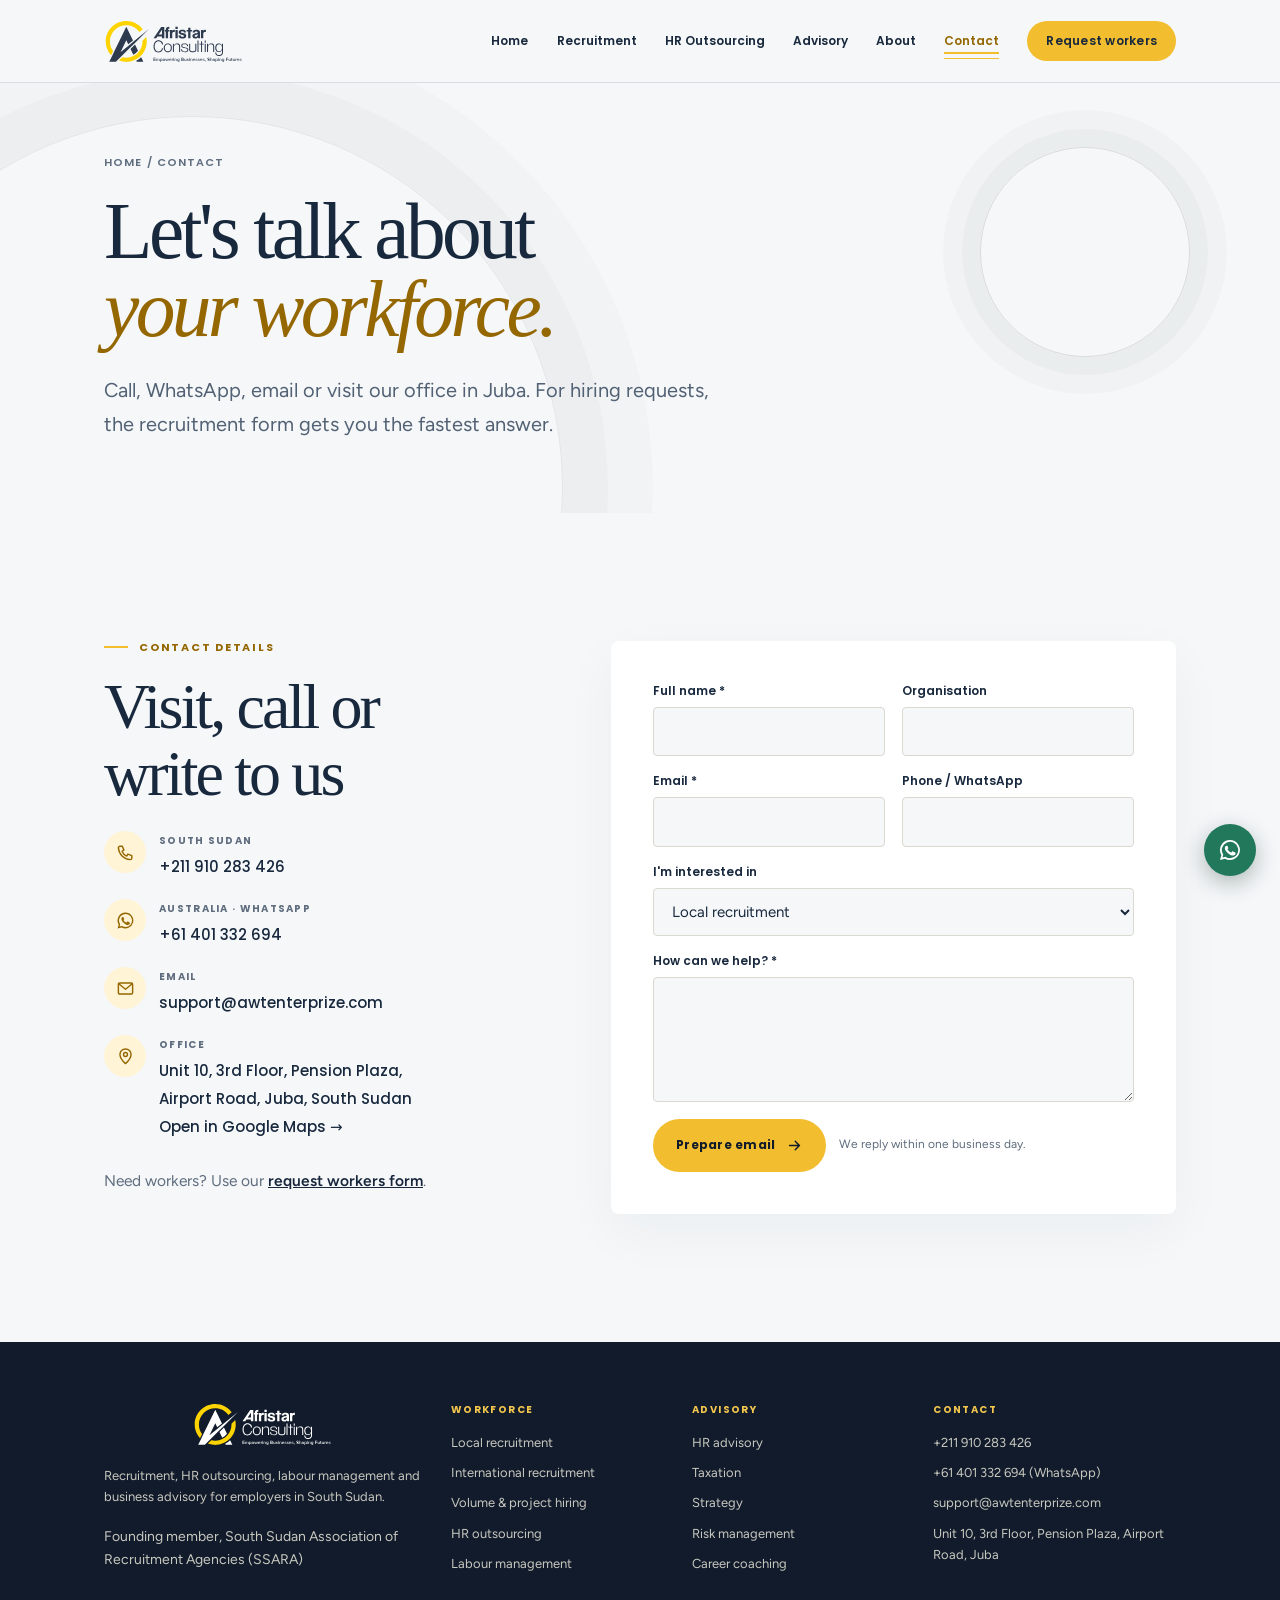
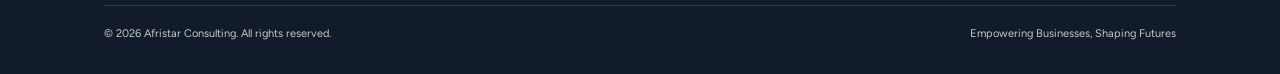
<file: contact.html>
<!doctype html>
<html lang="en">
<head>
<meta charset="utf-8">
<meta name="viewport" content="width=device-width, initial-scale=1, viewport-fit=cover">
<meta name="theme-color" content="#2E3A4E">
<title>Contact | Afristar Consulting</title>
<meta name="description" content="Call, email or visit Afristar Consulting at Pension Plaza, Airport Road, Juba.">
<link rel="icon" type="image/png" href="assets/logo/favicon.png">
<link rel="preconnect" href="https://fonts.googleapis.com">
<link rel="preconnect" href="https://fonts.gstatic.com" crossorigin>
<link rel="stylesheet" href="https://fonts.googleapis.com/css2?family=Poppins:ital,wght@0,500;0,600;0,700;1,700&family=Figtree:wght@400;500;600&display=swap">
<link rel="stylesheet" href="styles.css?v=20260930-2">
</head>
<body>
<div class="scroll-progress" aria-hidden="true"></div>
<!-- SVG icon sprite -->
<svg width="0" height="0" style="position:absolute" aria-hidden="true">
  <defs>
    <symbol id="i-briefcase" viewBox="0 0 24 24" fill="none" stroke="currentColor" stroke-width="1.8" stroke-linecap="round" stroke-linejoin="round"><rect x="3" y="7" width="18" height="13" rx="1.5"/><path d="M9 7V5a1 1 0 0 1 1-1h4a1 1 0 0 1 1 1v2M3 12.5h18"/></symbol>
    <symbol id="i-trend" viewBox="0 0 24 24" fill="none" stroke="currentColor" stroke-width="1.8" stroke-linecap="round" stroke-linejoin="round"><path d="M3 17l6-6 4 4 8-8"/><path d="M15 7h6v6"/></symbol>
    <symbol id="i-users" viewBox="0 0 24 24" fill="none" stroke="currentColor" stroke-width="1.8" stroke-linecap="round" stroke-linejoin="round"><circle cx="9" cy="8" r="3.2"/><path d="M3 20c0-3.3 2.7-6 6-6s6 2.7 6 6"/><path d="M16 4.5a3.2 3.2 0 0 1 0 6.3M18 14.3c1.8.8 3 2.7 3 5"/></symbol>
    <symbol id="i-shield" viewBox="0 0 24 24" fill="none" stroke="currentColor" stroke-width="1.8" stroke-linecap="round" stroke-linejoin="round"><path d="M12 3l8 3v6c0 4.5-3.4 8.2-8 9-4.6-.8-8-4.5-8-9V6z"/><path d="M8.5 12l2.5 2.5 4.5-5"/></symbol>
    <symbol id="i-tax" viewBox="0 0 24 24" fill="none" stroke="currentColor" stroke-width="1.8" stroke-linecap="round" stroke-linejoin="round"><path d="M6 3h12v18l-3-2-3 2-3-2-3 2z"/><path d="M9.5 14.5l5-5"/><circle cx="9.7" cy="9.7" r=".6" fill="currentColor"/><circle cx="14.3" cy="14.3" r=".6" fill="currentColor"/></symbol>
    <symbol id="i-network" viewBox="0 0 24 24" fill="none" stroke="currentColor" stroke-width="1.8" stroke-linecap="round" stroke-linejoin="round"><rect x="9" y="3" width="6" height="5" rx="1"/><rect x="3" y="16" width="6" height="5" rx="1"/><rect x="15" y="16" width="6" height="5" rx="1"/><path d="M12 8v4M6 16v-2h12v2"/></symbol>
    <symbol id="i-target" viewBox="0 0 24 24" fill="none" stroke="currentColor" stroke-width="1.8" stroke-linecap="round" stroke-linejoin="round"><circle cx="12" cy="12" r="8.5"/><circle cx="12" cy="12" r="4.5"/><circle cx="12" cy="12" r=".8" fill="currentColor"/></symbol>
    <symbol id="i-puzzle" viewBox="0 0 24 24" fill="none" stroke="currentColor" stroke-width="1.8" stroke-linecap="round" stroke-linejoin="round"><path d="M4 8h4a2 2 0 1 1 4 0h4v4a2 2 0 1 1 0 4v4h-4a2 2 0 1 0-4 0H4v-4a2 2 0 1 0 0-4z"/></symbol>
    <symbol id="i-compass" viewBox="0 0 24 24" fill="none" stroke="currentColor" stroke-width="1.8" stroke-linecap="round" stroke-linejoin="round"><circle cx="12" cy="12" r="9"/><path d="M15.5 8.5l-2 5-5 2 2-5z"/></symbol>
    <symbol id="i-arrow" viewBox="0 0 24 24" fill="none" stroke="currentColor" stroke-width="2" stroke-linecap="round" stroke-linejoin="round"><path d="M5 12h14M13 6l6 6-6 6"/></symbol>
    <symbol id="i-phone" viewBox="0 0 24 24" fill="none" stroke="currentColor" stroke-width="1.8" stroke-linecap="round" stroke-linejoin="round"><path d="M5 4h3l2 5-2.5 1.5a11 11 0 0 0 6 6L15 14l5 2v3a2 2 0 0 1-2 2A16 16 0 0 1 3 6a2 2 0 0 1 2-2"/></symbol>
    <symbol id="i-mail" viewBox="0 0 24 24" fill="none" stroke="currentColor" stroke-width="1.8" stroke-linecap="round" stroke-linejoin="round"><rect x="3" y="5" width="18" height="14" rx="1.5"/><path d="M3.5 6l8.5 7 8.5-7"/></symbol>
    <symbol id="i-pin" viewBox="0 0 24 24" fill="none" stroke="currentColor" stroke-width="1.8" stroke-linecap="round" stroke-linejoin="round"><path d="M12 21s7-6.2 7-11.5A7 7 0 0 0 5 9.5C5 14.8 12 21 12 21z"/><circle cx="12" cy="9.5" r="2.5"/></symbol>
    <symbol id="i-spark" viewBox="0 0 24 24" fill="none" stroke="currentColor" stroke-width="1.8" stroke-linecap="round" stroke-linejoin="round"><path d="M12 3v4M12 17v4M3 12h4M17 12h4M6 6l2.5 2.5M15.5 15.5L18 18M6 18l2.5-2.5M15.5 8.5L18 6"/></symbol>
    <symbol id="i-scale" viewBox="0 0 24 24" fill="none" stroke="currentColor" stroke-width="1.8" stroke-linecap="round" stroke-linejoin="round"><path d="M12 4v16M7 20h10M5 7h14M5 7l-2.5 6a2.5 2.5 0 0 0 5 0zM19 7l-2.5 6a2.5 2.5 0 0 0 5 0z"/></symbol>
    <symbol id="i-bulb" viewBox="0 0 24 24" fill="none" stroke="currentColor" stroke-width="1.8" stroke-linecap="round" stroke-linejoin="round"><path d="M9 18h6M10 21h4M12 3a6 6 0 0 0-3.5 10.9c.6.5 1 1.2 1 2.1h5c0-.9.4-1.6 1-2.1A6 6 0 0 0 12 3z"/></symbol>
    <symbol id="i-heart" viewBox="0 0 24 24" fill="none" stroke="currentColor" stroke-width="1.8" stroke-linecap="round" stroke-linejoin="round"><path d="M12 20s-7.5-4.6-7.5-10A4.3 4.3 0 0 1 12 7.3 4.3 4.3 0 0 1 19.5 10c0 5.4-7.5 10-7.5 10z"/></symbol>
    <symbol id="i-globe" viewBox="0 0 24 24" fill="none" stroke="currentColor" stroke-width="1.8" stroke-linecap="round" stroke-linejoin="round"><circle cx="12" cy="12" r="9"/><path d="M3 12h18M12 3c2.5 2.6 3.8 5.6 3.8 9s-1.3 6.4-3.8 9c-2.5-2.6-3.8-5.6-3.8-9S9.5 5.6 12 3z"/></symbol>
    <symbol id="i-plane" viewBox="0 0 24 24" fill="none" stroke="currentColor" stroke-width="1.8" stroke-linecap="round" stroke-linejoin="round"><path d="M10.5 13.5L3 11l1.5-1.5 8 .5 4.5-4.5a2 2 0 0 1 3 3L15.5 13l.5 8L14.5 22.5 12 15"/></symbol>
    <symbol id="i-clipboard" viewBox="0 0 24 24" fill="none" stroke="currentColor" stroke-width="1.8" stroke-linecap="round" stroke-linejoin="round"><rect x="5" y="4" width="14" height="17" rx="1.5"/><path d="M9 4V3h6v1M9 10h6M9 14h6M9 18h3"/></symbol>
    <symbol id="i-clock" viewBox="0 0 24 24" fill="none" stroke="currentColor" stroke-width="1.8" stroke-linecap="round" stroke-linejoin="round"><circle cx="12" cy="12" r="9"/><path d="M12 7v5l3 2"/></symbol>
    <symbol id="i-hardhat" viewBox="0 0 24 24" fill="none" stroke="currentColor" stroke-width="1.8" stroke-linecap="round" stroke-linejoin="round"><path d="M3 17h18v2H3zM5 17v-3a7 7 0 0 1 14 0v3M10 7V5h4v2M10 7v5M14 7v5"/></symbol>
    <symbol id="i-landmark" viewBox="0 0 24 24" fill="none" stroke="currentColor" stroke-width="1.8" stroke-linecap="round" stroke-linejoin="round"><path d="M3 9l9-5 9 5M5 9v9M9.7 9v9M14.3 9v9M19 9v9M3 21h18"/></symbol>
    <symbol id="i-drop" viewBox="0 0 24 24" fill="none" stroke="currentColor" stroke-width="1.8" stroke-linecap="round" stroke-linejoin="round"><path d="M12 3s6 6.5 6 11a6 6 0 0 1-12 0c0-4.5 6-11 6-11z"/></symbol>
    <symbol id="i-hands" viewBox="0 0 24 24" fill="none" stroke="currentColor" stroke-width="1.8" stroke-linecap="round" stroke-linejoin="round"><path d="M2 11l4-4 4 2 2-1 4 1 4-2 2 4-6 6-3-2-2 1-3-2-2 1z"/><path d="M8 13l3 3M11 12l3 3"/></symbol>
    <symbol id="i-cap" viewBox="0 0 24 24" fill="none" stroke="currentColor" stroke-width="1.8" stroke-linecap="round" stroke-linejoin="round"><path d="M2 9l10-5 10 5-10 5z"/><path d="M6 11v5c3 2 9 2 12 0v-5M22 9v6"/></symbol>
    <symbol id="i-idcard" viewBox="0 0 24 24" fill="none" stroke="currentColor" stroke-width="1.8" stroke-linecap="round" stroke-linejoin="round"><rect x="3" y="5" width="18" height="14" rx="1.5"/><circle cx="8.5" cy="11" r="2"/><path d="M5.5 16c.6-1.4 1.7-2 3-2s2.4.6 3 2M14 10h4M14 13h4"/></symbol>
    <symbol id="i-wallet" viewBox="0 0 24 24" fill="none" stroke="currentColor" stroke-width="1.8" stroke-linecap="round" stroke-linejoin="round"><path d="M4 7h15a1 1 0 0 1 1 1v11a1 1 0 0 1-1 1H5a1 1 0 0 1-1-1z"/><path d="M4 7l12-3v3M15 13.5h5"/></symbol>
    <symbol id="i-calendar" viewBox="0 0 24 24" fill="none" stroke="currentColor" stroke-width="1.8" stroke-linecap="round" stroke-linejoin="round"><rect x="3" y="5" width="18" height="16" rx="1.5"/><path d="M3 10h18M8 3v4M16 3v4"/></symbol>
    <symbol id="i-exit" viewBox="0 0 24 24" fill="none" stroke="currentColor" stroke-width="1.8" stroke-linecap="round" stroke-linejoin="round"><path d="M14 4h5v16h-5M10 8l-4 4 4 4M6 12h10"/></symbol>
    <symbol id="i-chat" viewBox="0 0 24 24" fill="none" stroke="currentColor" stroke-width="1.8" stroke-linecap="round" stroke-linejoin="round"><path d="M4 5h16v11H9l-5 4z"/><path d="M8 10h8M8 13h5"/></symbol>
    <symbol id="i-award" viewBox="0 0 24 24" fill="none" stroke="currentColor" stroke-width="1.8" stroke-linecap="round" stroke-linejoin="round"><circle cx="12" cy="9" r="6"/><path d="M8.5 14L7 22l5-3 5 3-1.5-8"/></symbol>
    <symbol id="i-whatsapp" viewBox="0 0 24 24" fill="currentColor"><path d="M12 2a10 10 0 0 0-8.6 15.1L2 22l5-1.3A10 10 0 1 0 12 2zm0 18.2a8.2 8.2 0 0 1-4.2-1.2l-.3-.2-3 .8.8-2.9-.2-.3A8.2 8.2 0 1 1 12 20.2zm4.5-6.1c-.2-.1-1.5-.7-1.7-.8s-.4-.1-.6.1-.7.8-.8 1-.3.2-.5.1a6.7 6.7 0 0 1-3.3-2.9c-.3-.4.2-.4.7-1.3.1-.2 0-.3 0-.4l-.8-1.8c-.2-.5-.4-.4-.6-.4h-.5a1 1 0 0 0-.7.3 3 3 0 0 0-.9 2.2 5.2 5.2 0 0 0 1.1 2.7 11.8 11.8 0 0 0 4.5 4c1.7.7 2.3.8 3.2.6a2.7 2.7 0 0 0 1.8-1.3 2.2 2.2 0 0 0 .2-1.3c-.1-.1-.3-.2-.6-.3z"/></symbol>
  </defs>
</svg>

<header class="header">
  <div class="wrap">
    <a class="brand" href="index.html" aria-label="Afristar Consulting home"><img src="assets/logo/Afristar_Logo_Colour.svg" alt="Afristar Consulting" width="200" height="65"></a>
    <button class="menu-btn" id="menu-btn" aria-label="Open menu" aria-expanded="false" aria-controls="site-nav">
      <svg viewBox="0 0 24 24" fill="none" stroke="currentColor" stroke-width="2" stroke-linecap="round"><path d="M4 7h16M4 12h16M4 17h16"/></svg>
    </button>
    <nav class="nav" id="site-nav" aria-label="Main">
      <a href="index.html">Home</a>
      <a href="recruitment.html">Recruitment</a>
      <a href="hr-outsourcing.html">HR Outsourcing</a>
      <a href="services.html">Advisory</a>
      <a href="about.html">About</a>
      <a href="contact.html" class="active" aria-current="page">Contact</a>
      <a class="btn btn-primary" href="recruitment.html#request">Request workers</a>
    </nav>
  </div>
</header>

<main>
<!-- ================= HERO ================= -->
<section class="hero plain">
  <div class="wrap hero-grid">
    <div class="hero-copy">
      <div class="crumb"><a href="index.html">Home</a> / Contact</div>
      <h1>Let's talk about <em>your workforce.</em></h1>
      <p>Call, WhatsApp, email or visit our office in Juba. For hiring requests, the recruitment form gets you the fastest answer.</p>
    </div>
  </div>
</section>

<!-- ================= CONTACT ================= -->
<section class="section" id="contact">
  <div class="wrap contact-grid">
    <div>
      <div class="stack">
        <div class="eyebrow">Contact details</div>
        <h2 class="h2">Visit, call or write to us</h2>
      </div>
      <ul class="contact-list">
        <li><span class="ic"><svg><use href="#i-phone"/></svg></span><div><small>South Sudan</small><a href="tel:+211910283426">+211 910 283 426</a></div></li>
        <li><span class="ic"><svg><use href="#i-whatsapp"/></svg></span><div><small>Australia · WhatsApp</small><a href="https://wa.me/61401332694" target="_blank" rel="noopener">+61 401 332 694</a></div></li>
        <li><span class="ic"><svg><use href="#i-mail"/></svg></span><div><small>Email</small><a href="mailto:support@awtenterprize.com">support@awtenterprize.com</a></div></li>
        <li><span class="ic"><svg><use href="#i-pin"/></svg></span><div><small>Office</small><span>Unit 10, 3rd Floor, Pension Plaza,<br>Airport Road, Juba, South Sudan</span><br><a href="https://www.google.com/maps/search/?api=1&amp;query=Pension+Plaza+Airport+Road+Juba" target="_blank" rel="noopener" style="font-size:15px">Open in Google Maps →</a></div></li>
      </ul>
      <p style="margin-top:28px;color:var(--muted);font-size:15.5px">Need workers? Use our <a href="recruitment.html#request" style="color:var(--navy);font-weight:600">request workers form</a>.</p>
    </div>

    <form class="js-form" novalidate>
      <div class="field"><label for="c-name">Full name *</label><input id="c-name" name="name" autocomplete="name" required></div>
      <div class="field"><label for="c-org">Organisation</label><input id="c-org" name="organisation" autocomplete="organization"></div>
      <div class="field"><label for="c-email">Email *</label><input id="c-email" name="email" type="email" autocomplete="email" required></div>
      <div class="field"><label for="c-phone">Phone / WhatsApp</label><input id="c-phone" name="phone" type="tel" autocomplete="tel"></div>
      <div class="field full"><label for="c-service">I'm interested in</label>
        <select id="c-service" name="service">
          <option>Local recruitment</option>
          <option>International recruitment</option>
          <option>Volume / project hiring</option>
          <option>HR outsourcing &amp; payroll</option>
          <option>Labour management</option>
          <option>HR advisory, audit &amp; policies</option>
          <option>Taxation services</option>
          <option>Strategy, risk or business consulting</option>
          <option>Organisational development</option>
          <option>Career coaching (individuals)</option>
          <option>Something else</option>
        </select>
      </div>
      <div class="field full"><label for="c-msg">How can we help? *</label><textarea id="c-msg" name="message" required></textarea></div>
      <div class="form-foot">
        <button class="btn btn-primary" type="submit">Prepare email <svg><use href="#i-arrow"/></svg></button>
        <span class="form-note">We reply within one business day.</span>
      </div>
      <div class="form-status" role="status" hidden></div>
    </form>
  </div>
</section>

</main>

<footer class="footer">
  <div class="wrap">
    <div class="stack" style="gap:18px">
      <img src="assets/logo/Afristar_Logo_White.svg" alt="Afristar Consulting" width="160" height="52">
      <p style="max-width:40ch">Recruitment, HR outsourcing, labour management and business advisory for employers in South Sudan.</p>
      <p style="font-size:14px">Founding member, South Sudan Association of Recruitment Agencies (SSARA)</p>
    </div>
    <div>
      <h4>Workforce</h4>
      <ul>
        <li><a href="recruitment.html#local">Local recruitment</a></li>
        <li><a href="recruitment.html#international">International recruitment</a></li>
        <li><a href="recruitment.html#volume">Volume &amp; project hiring</a></li>
        <li><a href="hr-outsourcing.html">HR outsourcing</a></li>
        <li><a href="hr-outsourcing.html#labour">Labour management</a></li>
      </ul>
    </div>
    <div>
      <h4>Advisory</h4>
      <ul>
        <li><a href="services.html#svc-hr">HR advisory</a></li>
        <li><a href="services.html#svc-tax">Taxation</a></li>
        <li><a href="services.html#svc-strategy">Strategy</a></li>
        <li><a href="services.html#svc-risk">Risk management</a></li>
        <li><a href="services.html#individuals">Career coaching</a></li>
      </ul>
    </div>
    <div>
      <h4>Contact</h4>
      <ul>
        <li>+211 910 283 426</li>
        <li>+61 401 332 694 (WhatsApp)</li>
        <li>support@awtenterprize.com</li>
        <li>Unit 10, 3rd Floor, Pension Plaza, Airport Road, Juba</li>
      </ul>
    </div>
    <div class="legal">
      <span>© <span class="yr">2026</span> Afristar Consulting. All rights reserved.</span>
      <span>Empowering Businesses, Shaping Futures</span>
    </div>
  </div>
</footer>
<a class="wa" href="https://wa.me/61401332694" target="_blank" rel="noopener" aria-label="Chat with us on WhatsApp"><svg><use href="#i-whatsapp"/></svg></a>
<script src="main.js"></script>
</body>
</html>
</file>
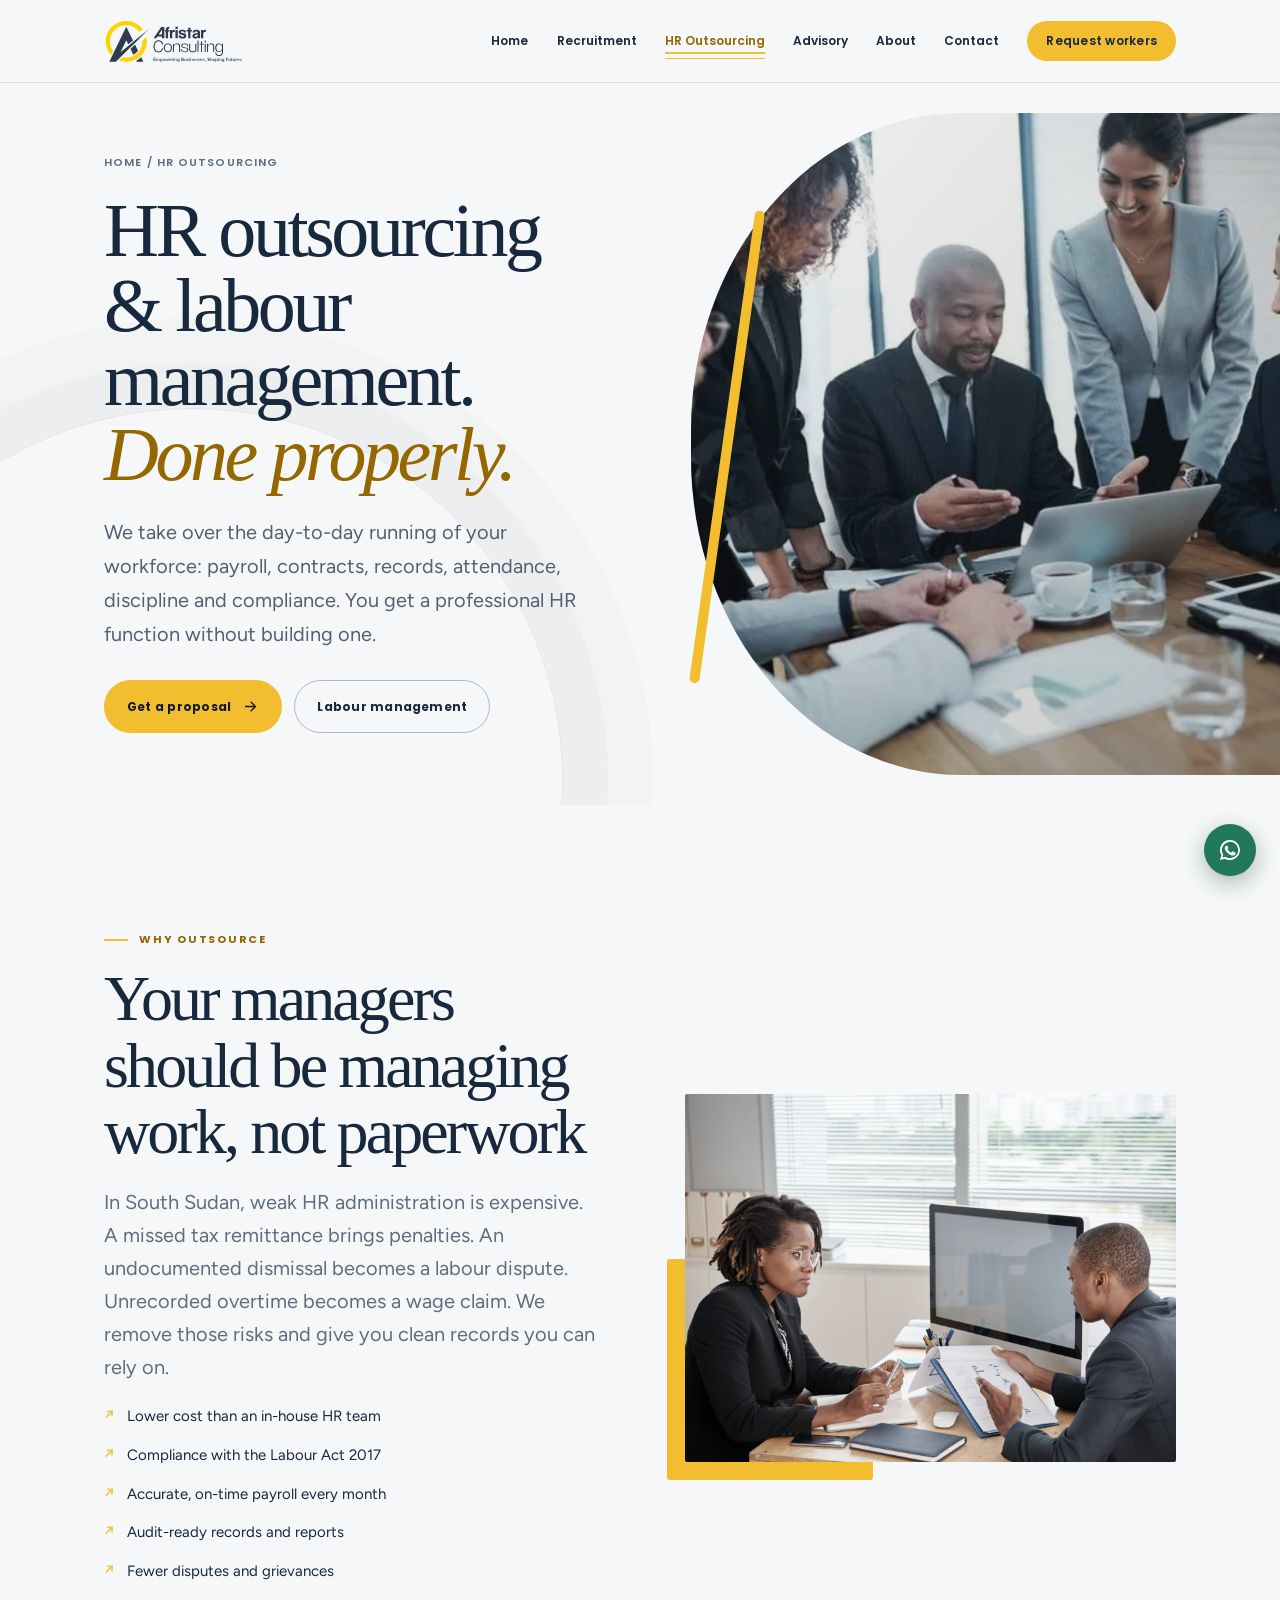
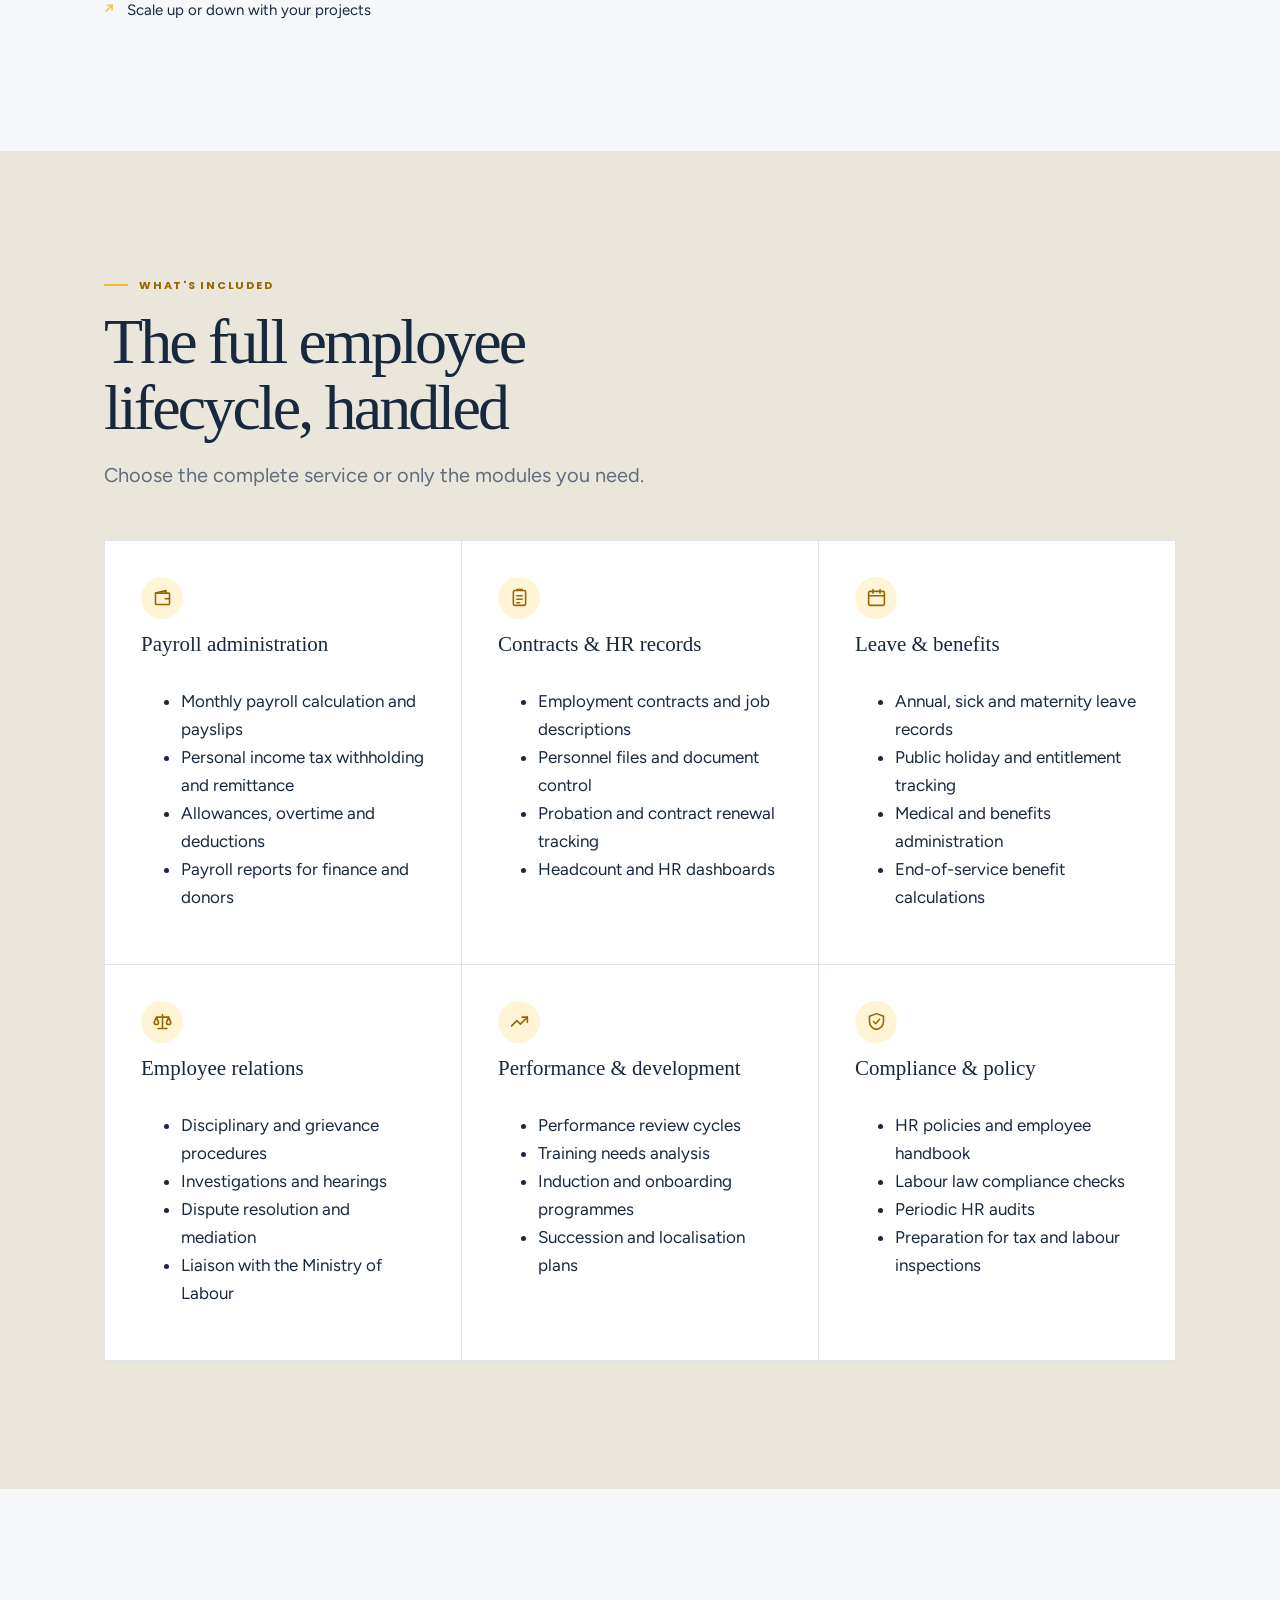
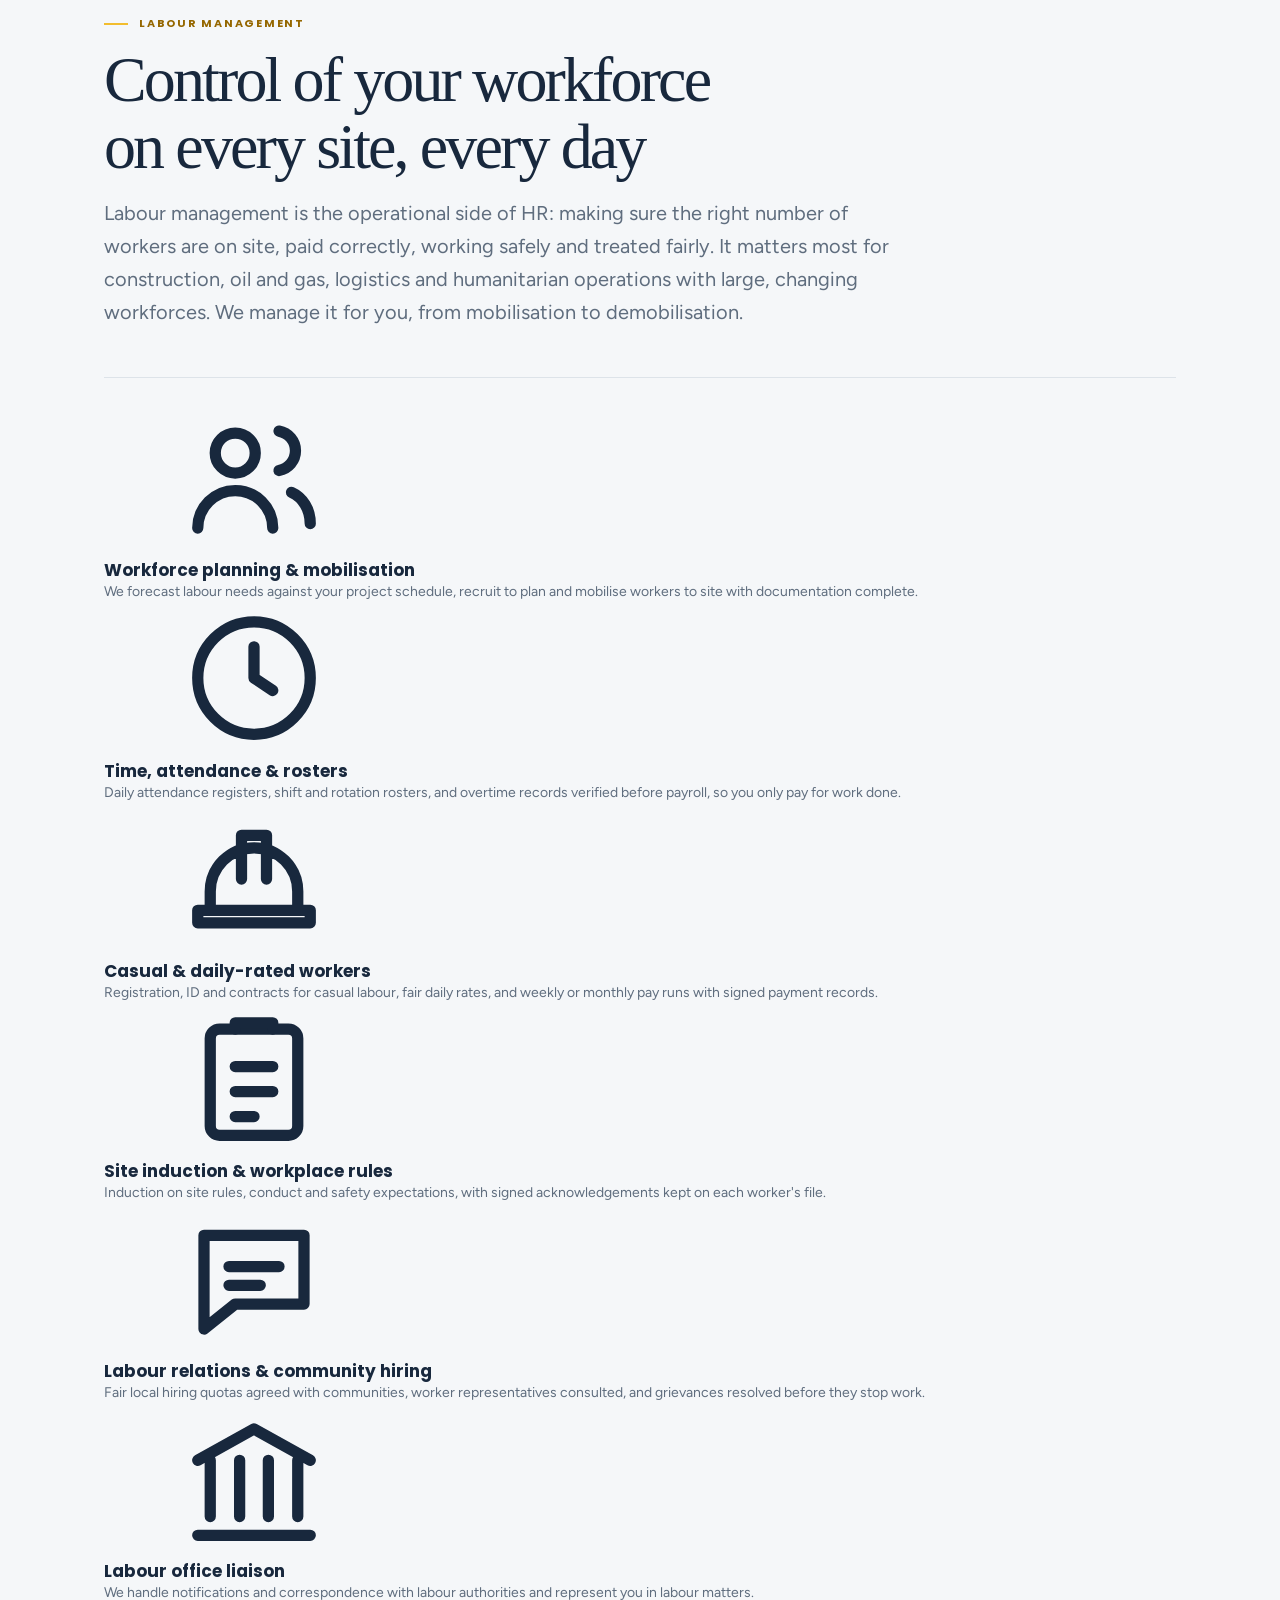
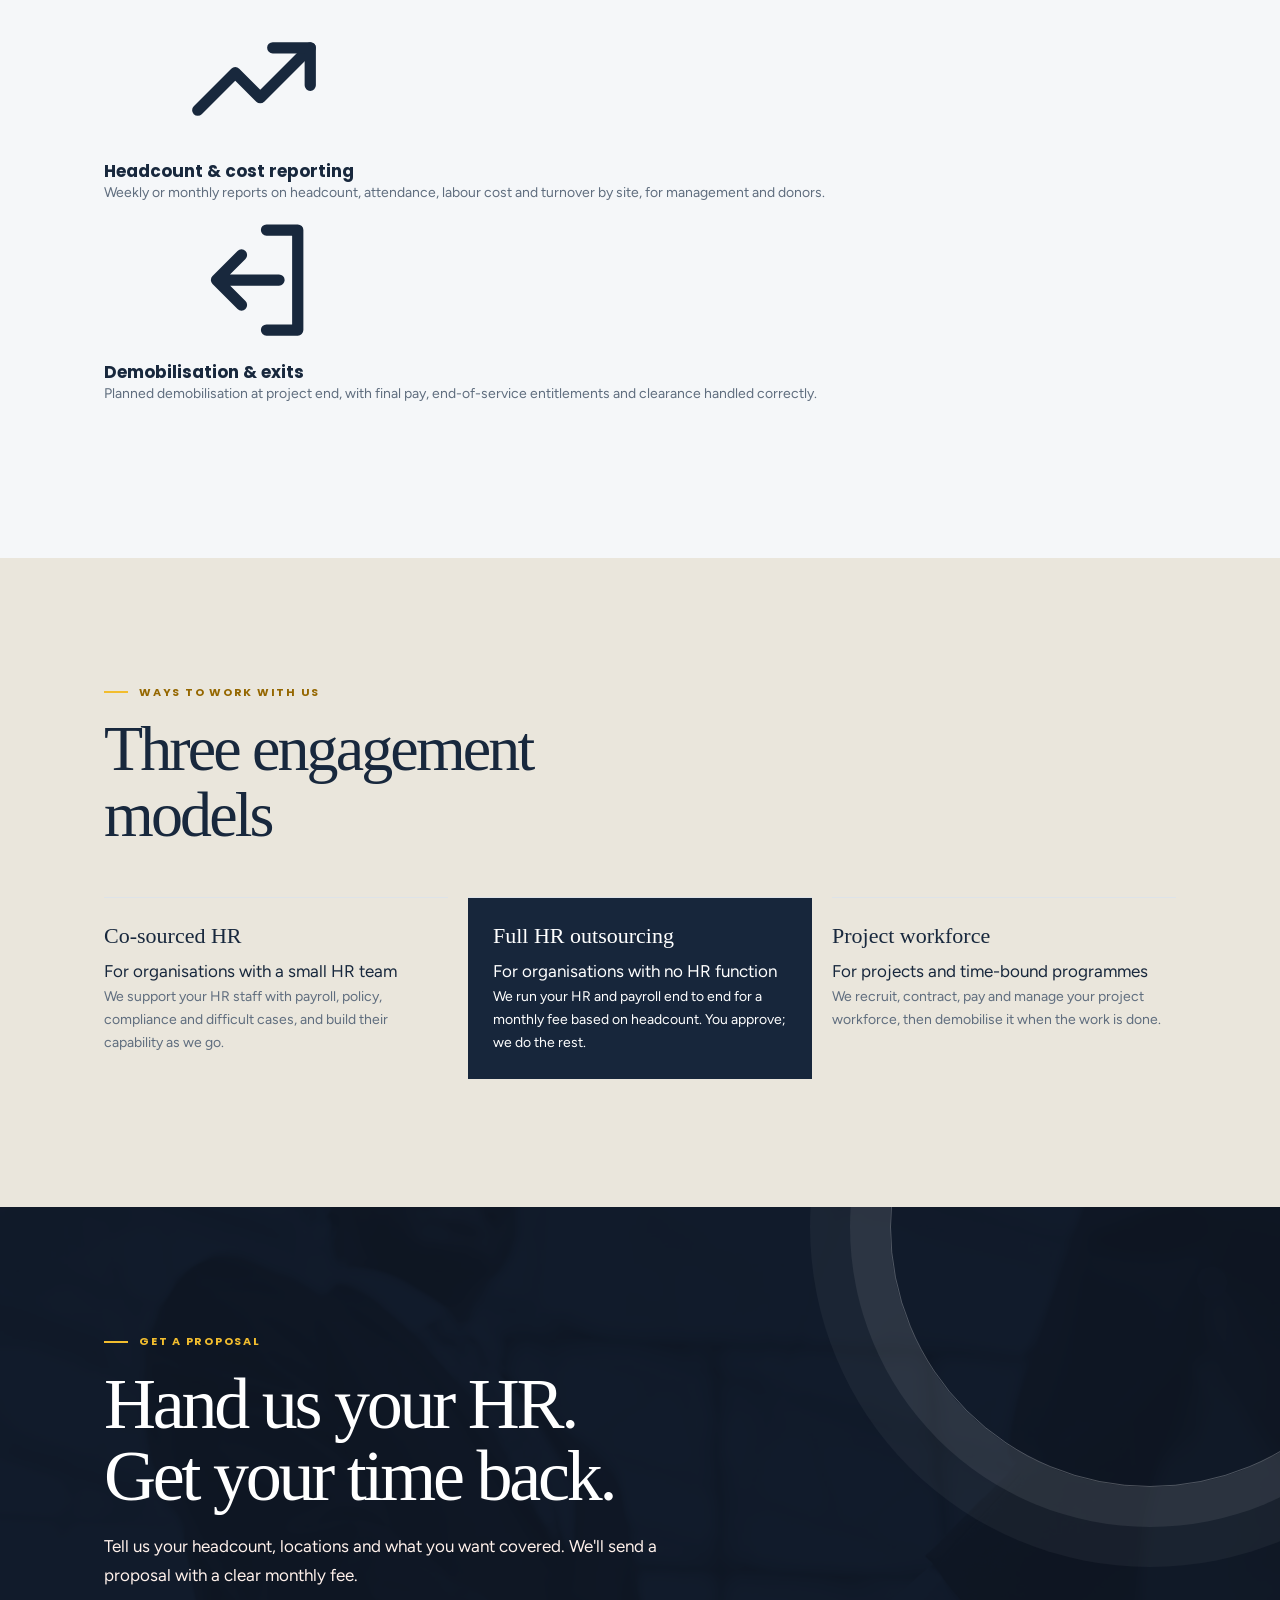
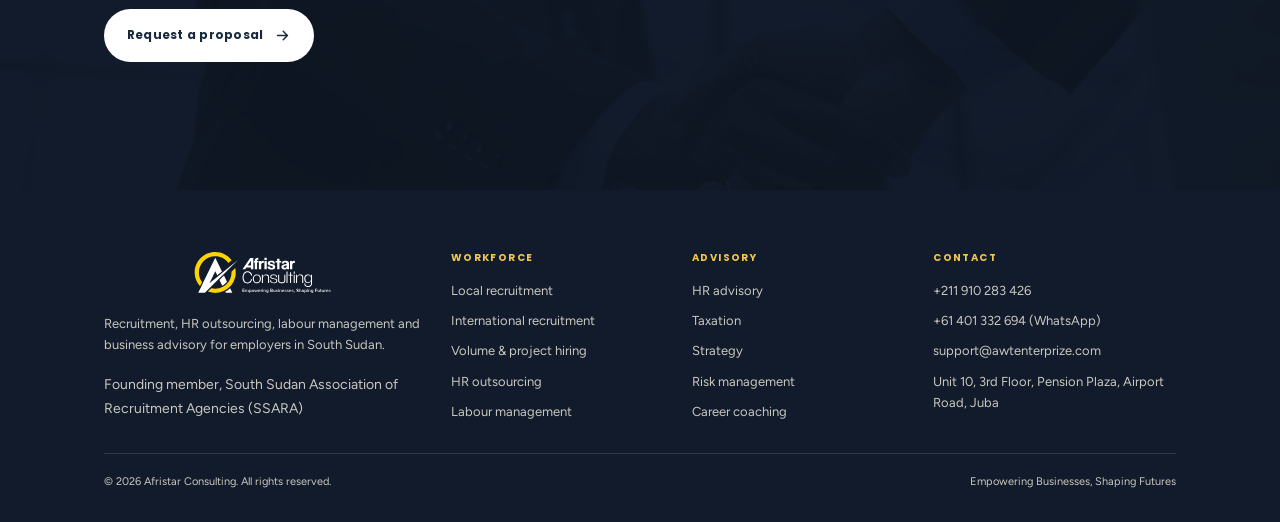
<file: hr-outsourcing.html>
<!doctype html>
<html lang="en">
<head>
<meta charset="utf-8">
<meta name="viewport" content="width=device-width, initial-scale=1, viewport-fit=cover">
<meta name="theme-color" content="#2E3A4E">
<title>HR Outsourcing & Labour Management | Afristar Consulting</title>
<meta name="description" content="Outsourced HR, payroll administration and labour management for employers and projects in South Sudan.">
<link rel="icon" type="image/png" href="assets/logo/favicon.png">
<link rel="preconnect" href="https://fonts.googleapis.com">
<link rel="preconnect" href="https://fonts.gstatic.com" crossorigin>
<link rel="stylesheet" href="https://fonts.googleapis.com/css2?family=Poppins:ital,wght@0,500;0,600;0,700;1,700&family=Figtree:wght@400;500;600&display=swap">
<link rel="stylesheet" href="styles.css?v=20260930-2">
</head>
<body>
<div class="scroll-progress" aria-hidden="true"></div>
<!-- SVG icon sprite -->
<svg width="0" height="0" style="position:absolute" aria-hidden="true">
  <defs>
    <symbol id="i-briefcase" viewBox="0 0 24 24" fill="none" stroke="currentColor" stroke-width="1.8" stroke-linecap="round" stroke-linejoin="round"><rect x="3" y="7" width="18" height="13" rx="1.5"/><path d="M9 7V5a1 1 0 0 1 1-1h4a1 1 0 0 1 1 1v2M3 12.5h18"/></symbol>
    <symbol id="i-trend" viewBox="0 0 24 24" fill="none" stroke="currentColor" stroke-width="1.8" stroke-linecap="round" stroke-linejoin="round"><path d="M3 17l6-6 4 4 8-8"/><path d="M15 7h6v6"/></symbol>
    <symbol id="i-users" viewBox="0 0 24 24" fill="none" stroke="currentColor" stroke-width="1.8" stroke-linecap="round" stroke-linejoin="round"><circle cx="9" cy="8" r="3.2"/><path d="M3 20c0-3.3 2.7-6 6-6s6 2.7 6 6"/><path d="M16 4.5a3.2 3.2 0 0 1 0 6.3M18 14.3c1.8.8 3 2.7 3 5"/></symbol>
    <symbol id="i-shield" viewBox="0 0 24 24" fill="none" stroke="currentColor" stroke-width="1.8" stroke-linecap="round" stroke-linejoin="round"><path d="M12 3l8 3v6c0 4.5-3.4 8.2-8 9-4.6-.8-8-4.5-8-9V6z"/><path d="M8.5 12l2.5 2.5 4.5-5"/></symbol>
    <symbol id="i-tax" viewBox="0 0 24 24" fill="none" stroke="currentColor" stroke-width="1.8" stroke-linecap="round" stroke-linejoin="round"><path d="M6 3h12v18l-3-2-3 2-3-2-3 2z"/><path d="M9.5 14.5l5-5"/><circle cx="9.7" cy="9.7" r=".6" fill="currentColor"/><circle cx="14.3" cy="14.3" r=".6" fill="currentColor"/></symbol>
    <symbol id="i-network" viewBox="0 0 24 24" fill="none" stroke="currentColor" stroke-width="1.8" stroke-linecap="round" stroke-linejoin="round"><rect x="9" y="3" width="6" height="5" rx="1"/><rect x="3" y="16" width="6" height="5" rx="1"/><rect x="15" y="16" width="6" height="5" rx="1"/><path d="M12 8v4M6 16v-2h12v2"/></symbol>
    <symbol id="i-target" viewBox="0 0 24 24" fill="none" stroke="currentColor" stroke-width="1.8" stroke-linecap="round" stroke-linejoin="round"><circle cx="12" cy="12" r="8.5"/><circle cx="12" cy="12" r="4.5"/><circle cx="12" cy="12" r=".8" fill="currentColor"/></symbol>
    <symbol id="i-puzzle" viewBox="0 0 24 24" fill="none" stroke="currentColor" stroke-width="1.8" stroke-linecap="round" stroke-linejoin="round"><path d="M4 8h4a2 2 0 1 1 4 0h4v4a2 2 0 1 1 0 4v4h-4a2 2 0 1 0-4 0H4v-4a2 2 0 1 0 0-4z"/></symbol>
    <symbol id="i-compass" viewBox="0 0 24 24" fill="none" stroke="currentColor" stroke-width="1.8" stroke-linecap="round" stroke-linejoin="round"><circle cx="12" cy="12" r="9"/><path d="M15.5 8.5l-2 5-5 2 2-5z"/></symbol>
    <symbol id="i-arrow" viewBox="0 0 24 24" fill="none" stroke="currentColor" stroke-width="2" stroke-linecap="round" stroke-linejoin="round"><path d="M5 12h14M13 6l6 6-6 6"/></symbol>
    <symbol id="i-phone" viewBox="0 0 24 24" fill="none" stroke="currentColor" stroke-width="1.8" stroke-linecap="round" stroke-linejoin="round"><path d="M5 4h3l2 5-2.5 1.5a11 11 0 0 0 6 6L15 14l5 2v3a2 2 0 0 1-2 2A16 16 0 0 1 3 6a2 2 0 0 1 2-2"/></symbol>
    <symbol id="i-mail" viewBox="0 0 24 24" fill="none" stroke="currentColor" stroke-width="1.8" stroke-linecap="round" stroke-linejoin="round"><rect x="3" y="5" width="18" height="14" rx="1.5"/><path d="M3.5 6l8.5 7 8.5-7"/></symbol>
    <symbol id="i-pin" viewBox="0 0 24 24" fill="none" stroke="currentColor" stroke-width="1.8" stroke-linecap="round" stroke-linejoin="round"><path d="M12 21s7-6.2 7-11.5A7 7 0 0 0 5 9.5C5 14.8 12 21 12 21z"/><circle cx="12" cy="9.5" r="2.5"/></symbol>
    <symbol id="i-spark" viewBox="0 0 24 24" fill="none" stroke="currentColor" stroke-width="1.8" stroke-linecap="round" stroke-linejoin="round"><path d="M12 3v4M12 17v4M3 12h4M17 12h4M6 6l2.5 2.5M15.5 15.5L18 18M6 18l2.5-2.5M15.5 8.5L18 6"/></symbol>
    <symbol id="i-scale" viewBox="0 0 24 24" fill="none" stroke="currentColor" stroke-width="1.8" stroke-linecap="round" stroke-linejoin="round"><path d="M12 4v16M7 20h10M5 7h14M5 7l-2.5 6a2.5 2.5 0 0 0 5 0zM19 7l-2.5 6a2.5 2.5 0 0 0 5 0z"/></symbol>
    <symbol id="i-bulb" viewBox="0 0 24 24" fill="none" stroke="currentColor" stroke-width="1.8" stroke-linecap="round" stroke-linejoin="round"><path d="M9 18h6M10 21h4M12 3a6 6 0 0 0-3.5 10.9c.6.5 1 1.2 1 2.1h5c0-.9.4-1.6 1-2.1A6 6 0 0 0 12 3z"/></symbol>
    <symbol id="i-heart" viewBox="0 0 24 24" fill="none" stroke="currentColor" stroke-width="1.8" stroke-linecap="round" stroke-linejoin="round"><path d="M12 20s-7.5-4.6-7.5-10A4.3 4.3 0 0 1 12 7.3 4.3 4.3 0 0 1 19.5 10c0 5.4-7.5 10-7.5 10z"/></symbol>
    <symbol id="i-globe" viewBox="0 0 24 24" fill="none" stroke="currentColor" stroke-width="1.8" stroke-linecap="round" stroke-linejoin="round"><circle cx="12" cy="12" r="9"/><path d="M3 12h18M12 3c2.5 2.6 3.8 5.6 3.8 9s-1.3 6.4-3.8 9c-2.5-2.6-3.8-5.6-3.8-9S9.5 5.6 12 3z"/></symbol>
    <symbol id="i-plane" viewBox="0 0 24 24" fill="none" stroke="currentColor" stroke-width="1.8" stroke-linecap="round" stroke-linejoin="round"><path d="M10.5 13.5L3 11l1.5-1.5 8 .5 4.5-4.5a2 2 0 0 1 3 3L15.5 13l.5 8L14.5 22.5 12 15"/></symbol>
    <symbol id="i-clipboard" viewBox="0 0 24 24" fill="none" stroke="currentColor" stroke-width="1.8" stroke-linecap="round" stroke-linejoin="round"><rect x="5" y="4" width="14" height="17" rx="1.5"/><path d="M9 4V3h6v1M9 10h6M9 14h6M9 18h3"/></symbol>
    <symbol id="i-clock" viewBox="0 0 24 24" fill="none" stroke="currentColor" stroke-width="1.8" stroke-linecap="round" stroke-linejoin="round"><circle cx="12" cy="12" r="9"/><path d="M12 7v5l3 2"/></symbol>
    <symbol id="i-hardhat" viewBox="0 0 24 24" fill="none" stroke="currentColor" stroke-width="1.8" stroke-linecap="round" stroke-linejoin="round"><path d="M3 17h18v2H3zM5 17v-3a7 7 0 0 1 14 0v3M10 7V5h4v2M10 7v5M14 7v5"/></symbol>
    <symbol id="i-landmark" viewBox="0 0 24 24" fill="none" stroke="currentColor" stroke-width="1.8" stroke-linecap="round" stroke-linejoin="round"><path d="M3 9l9-5 9 5M5 9v9M9.7 9v9M14.3 9v9M19 9v9M3 21h18"/></symbol>
    <symbol id="i-drop" viewBox="0 0 24 24" fill="none" stroke="currentColor" stroke-width="1.8" stroke-linecap="round" stroke-linejoin="round"><path d="M12 3s6 6.5 6 11a6 6 0 0 1-12 0c0-4.5 6-11 6-11z"/></symbol>
    <symbol id="i-hands" viewBox="0 0 24 24" fill="none" stroke="currentColor" stroke-width="1.8" stroke-linecap="round" stroke-linejoin="round"><path d="M2 11l4-4 4 2 2-1 4 1 4-2 2 4-6 6-3-2-2 1-3-2-2 1z"/><path d="M8 13l3 3M11 12l3 3"/></symbol>
    <symbol id="i-cap" viewBox="0 0 24 24" fill="none" stroke="currentColor" stroke-width="1.8" stroke-linecap="round" stroke-linejoin="round"><path d="M2 9l10-5 10 5-10 5z"/><path d="M6 11v5c3 2 9 2 12 0v-5M22 9v6"/></symbol>
    <symbol id="i-idcard" viewBox="0 0 24 24" fill="none" stroke="currentColor" stroke-width="1.8" stroke-linecap="round" stroke-linejoin="round"><rect x="3" y="5" width="18" height="14" rx="1.5"/><circle cx="8.5" cy="11" r="2"/><path d="M5.5 16c.6-1.4 1.7-2 3-2s2.4.6 3 2M14 10h4M14 13h4"/></symbol>
    <symbol id="i-wallet" viewBox="0 0 24 24" fill="none" stroke="currentColor" stroke-width="1.8" stroke-linecap="round" stroke-linejoin="round"><path d="M4 7h15a1 1 0 0 1 1 1v11a1 1 0 0 1-1 1H5a1 1 0 0 1-1-1z"/><path d="M4 7l12-3v3M15 13.5h5"/></symbol>
    <symbol id="i-calendar" viewBox="0 0 24 24" fill="none" stroke="currentColor" stroke-width="1.8" stroke-linecap="round" stroke-linejoin="round"><rect x="3" y="5" width="18" height="16" rx="1.5"/><path d="M3 10h18M8 3v4M16 3v4"/></symbol>
    <symbol id="i-exit" viewBox="0 0 24 24" fill="none" stroke="currentColor" stroke-width="1.8" stroke-linecap="round" stroke-linejoin="round"><path d="M14 4h5v16h-5M10 8l-4 4 4 4M6 12h10"/></symbol>
    <symbol id="i-chat" viewBox="0 0 24 24" fill="none" stroke="currentColor" stroke-width="1.8" stroke-linecap="round" stroke-linejoin="round"><path d="M4 5h16v11H9l-5 4z"/><path d="M8 10h8M8 13h5"/></symbol>
    <symbol id="i-award" viewBox="0 0 24 24" fill="none" stroke="currentColor" stroke-width="1.8" stroke-linecap="round" stroke-linejoin="round"><circle cx="12" cy="9" r="6"/><path d="M8.5 14L7 22l5-3 5 3-1.5-8"/></symbol>
    <symbol id="i-whatsapp" viewBox="0 0 24 24" fill="currentColor"><path d="M12 2a10 10 0 0 0-8.6 15.1L2 22l5-1.3A10 10 0 1 0 12 2zm0 18.2a8.2 8.2 0 0 1-4.2-1.2l-.3-.2-3 .8.8-2.9-.2-.3A8.2 8.2 0 1 1 12 20.2zm4.5-6.1c-.2-.1-1.5-.7-1.7-.8s-.4-.1-.6.1-.7.8-.8 1-.3.2-.5.1a6.7 6.7 0 0 1-3.3-2.9c-.3-.4.2-.4.7-1.3.1-.2 0-.3 0-.4l-.8-1.8c-.2-.5-.4-.4-.6-.4h-.5a1 1 0 0 0-.7.3 3 3 0 0 0-.9 2.2 5.2 5.2 0 0 0 1.1 2.7 11.8 11.8 0 0 0 4.5 4c1.7.7 2.3.8 3.2.6a2.7 2.7 0 0 0 1.8-1.3 2.2 2.2 0 0 0 .2-1.3c-.1-.1-.3-.2-.6-.3z"/></symbol>
  </defs>
</svg>

<header class="header">
  <div class="wrap">
    <a class="brand" href="index.html" aria-label="Afristar Consulting home"><img src="assets/logo/Afristar_Logo_Colour.svg" alt="Afristar Consulting" width="200" height="65"></a>
    <button class="menu-btn" id="menu-btn" aria-label="Open menu" aria-expanded="false" aria-controls="site-nav">
      <svg viewBox="0 0 24 24" fill="none" stroke="currentColor" stroke-width="2" stroke-linecap="round"><path d="M4 7h16M4 12h16M4 17h16"/></svg>
    </button>
    <nav class="nav" id="site-nav" aria-label="Main">
      <a href="index.html">Home</a>
      <a href="recruitment.html">Recruitment</a>
      <a href="hr-outsourcing.html" class="active" aria-current="page">HR Outsourcing</a>
      <a href="services.html">Advisory</a>
      <a href="about.html">About</a>
      <a href="contact.html">Contact</a>
      <a class="btn btn-primary" href="recruitment.html#request">Request workers</a>
    </nav>
  </div>
</header>

<main>
<!-- ================= HERO ================= -->
<section class="hero inner">
  <div class="wrap hero-grid">
    <div class="hero-copy">
      <div class="crumb"><a href="index.html">Home</a> / HR Outsourcing</div>
      <h1>HR outsourcing &amp; labour management. <em>Done properly.</em></h1>
      <p>We take over the day-to-day running of your workforce: payroll, contracts, records, attendance, discipline and compliance. You get a professional HR function without building one.</p>
      <div class="hero-actions">
        <a class="btn btn-primary" href="contact.html">Get a proposal <svg><use href="#i-arrow"/></svg></a>
        <a class="btn btn-ghost" href="#labour">Labour management</a>
      </div>
    </div>
  </div>
  <div class="hero-photo"><img src="assets/img/svc-hr.jpg" alt="HR team meeting" width="860" height="574"></div>
  <div class="slash" aria-hidden="true"></div>
</section>

<!-- ================= WHY OUTSOURCE ================= -->
<section class="section">
  <div class="wrap split">
    <div class="stack">
      <div class="eyebrow">Why outsource</div>
      <h2 class="h2">Your managers should be managing work, not paperwork</h2>
      <p class="lead">In South Sudan, weak HR administration is expensive. A missed tax remittance brings penalties. An undocumented dismissal becomes a labour dispute. Unrecorded overtime becomes a wage claim. We remove those risks and give you clean records you can rely on.</p>
      <ul class="checks">
        <li>Lower cost than an in-house HR team</li>
        <li>Compliance with the Labour Act 2017</li>
        <li>Accurate, on-time payroll every month</li>
        <li>Audit-ready records and reports</li>
        <li>Fewer disputes and grievances</li>
        <li>Scale up or down with your projects</li>
      </ul>
    </div>
    <div class="split-media"><img src="assets/img/svc-taxation.jpg" alt="HR consultant reviewing records with a client" width="1600" height="1068" loading="lazy"></div>
  </div>
</section>

<!-- ================= WHAT'S INCLUDED ================= -->
<section class="section paper">
  <div class="wrap">
    <div class="sec-head">
      <div class="eyebrow">What's included</div>
      <h2 class="h2">The full employee lifecycle, handled</h2>
      <p class="lead">Choose the complete service or only the modules you need.</p>
    </div>
    <div class="cards">
      <div class="card"><span class="ic"><svg><use href="#i-wallet"/></svg></span><h3>Payroll administration</h3><ul><li>Monthly payroll calculation and payslips</li><li>Personal income tax withholding and remittance</li><li>Allowances, overtime and deductions</li><li>Payroll reports for finance and donors</li></ul></div>
      <div class="card"><span class="ic"><svg><use href="#i-clipboard"/></svg></span><h3>Contracts &amp; HR records</h3><ul><li>Employment contracts and job descriptions</li><li>Personnel files and document control</li><li>Probation and contract renewal tracking</li><li>Headcount and HR dashboards</li></ul></div>
      <div class="card"><span class="ic"><svg><use href="#i-calendar"/></svg></span><h3>Leave &amp; benefits</h3><ul><li>Annual, sick and maternity leave records</li><li>Public holiday and entitlement tracking</li><li>Medical and benefits administration</li><li>End-of-service benefit calculations</li></ul></div>
      <div class="card"><span class="ic"><svg><use href="#i-scale"/></svg></span><h3>Employee relations</h3><ul><li>Disciplinary and grievance procedures</li><li>Investigations and hearings</li><li>Dispute resolution and mediation</li><li>Liaison with the Ministry of Labour</li></ul></div>
      <div class="card"><span class="ic"><svg><use href="#i-trend"/></svg></span><h3>Performance &amp; development</h3><ul><li>Performance review cycles</li><li>Training needs analysis</li><li>Induction and onboarding programmes</li><li>Succession and localisation plans</li></ul></div>
      <div class="card"><span class="ic"><svg><use href="#i-shield"/></svg></span><h3>Compliance &amp; policy</h3><ul><li>HR policies and employee handbook</li><li>Labour law compliance checks</li><li>Periodic HR audits</li><li>Preparation for tax and labour inspections</li></ul></div>
    </div>
  </div>
</section>

<!-- ================= LABOUR MANAGEMENT ================= -->
<section class="section" id="labour">
  <div class="wrap">
    <div class="sec-head">
      <div class="eyebrow">Labour management</div>
      <h2 class="h2">Control of your workforce on every site, every day</h2>
      <p class="lead">Labour management is the operational side of HR: making sure the right number of workers are on site, paid correctly, working safely and treated fairly. It matters most for construction, oil and gas, logistics and humanitarian operations with large, changing workforces. We manage it for you, from mobilisation to demobilisation.</p>
    </div>
    <div class="deflist">
      <div><svg><use href="#i-users"/></svg><div><h4>Workforce planning &amp; mobilisation</h4><p>We forecast labour needs against your project schedule, recruit to plan and mobilise workers to site with documentation complete.</p></div></div>
      <div><svg><use href="#i-clock"/></svg><div><h4>Time, attendance &amp; rosters</h4><p>Daily attendance registers, shift and rotation rosters, and overtime records verified before payroll, so you only pay for work done.</p></div></div>
      <div><svg><use href="#i-hardhat"/></svg><div><h4>Casual &amp; daily-rated workers</h4><p>Registration, ID and contracts for casual labour, fair daily rates, and weekly or monthly pay runs with signed payment records.</p></div></div>
      <div><svg><use href="#i-clipboard"/></svg><div><h4>Site induction &amp; workplace rules</h4><p>Induction on site rules, conduct and safety expectations, with signed acknowledgements kept on each worker's file.</p></div></div>
      <div><svg><use href="#i-chat"/></svg><div><h4>Labour relations &amp; community hiring</h4><p>Fair local hiring quotas agreed with communities, worker representatives consulted, and grievances resolved before they stop work.</p></div></div>
      <div><svg><use href="#i-landmark"/></svg><div><h4>Labour office liaison</h4><p>We handle notifications and correspondence with labour authorities and represent you in labour matters.</p></div></div>
      <div><svg><use href="#i-trend"/></svg><div><h4>Headcount &amp; cost reporting</h4><p>Weekly or monthly reports on headcount, attendance, labour cost and turnover by site, for management and donors.</p></div></div>
      <div><svg><use href="#i-exit"/></svg><div><h4>Demobilisation &amp; exits</h4><p>Planned demobilisation at project end, with final pay, end-of-service entitlements and clearance handled correctly.</p></div></div>
    </div>
  </div>
</section>

<!-- ================= ENGAGEMENT MODELS ================= -->
<section class="section paper">
  <div class="wrap">
    <div class="sec-head">
      <div class="eyebrow">Ways to work with us</div>
      <h2 class="h2">Three engagement models</h2>
    </div>
    <div class="models">
      <div class="model"><h3>Co-sourced HR</h3><span class="for">For organisations with a small HR team</span><p>We support your HR staff with payroll, policy, compliance and difficult cases, and build their capability as we go.</p></div>
      <div class="model featured"><h3>Full HR outsourcing</h3><span class="for">For organisations with no HR function</span><p>We run your HR and payroll end to end for a monthly fee based on headcount. You approve; we do the rest.</p></div>
      <div class="model"><h3>Project workforce</h3><span class="for">For projects and time-bound programmes</span><p>We recruit, contract, pay and manage your project workforce, then demobilise it when the work is done.</p></div>
    </div>
  </div>
</section>

<!-- ================= CTA ================= -->
<section class="cta">
  <img src="assets/img/cta-handshake.jpg" alt="" width="1600" height="1066" loading="lazy">
  <div class="wrap">
    <div class="eyebrow" style="color:var(--yellow)">Get a proposal</div>
    <h2>Hand us your HR. Get your time back.</h2>
    <p>Tell us your headcount, locations and what you want covered. We'll send a proposal with a clear monthly fee.</p>
    <a class="btn btn-primary" href="contact.html">Request a proposal <svg><use href="#i-arrow"/></svg></a>
  </div>
</section>

</main>

<footer class="footer">
  <div class="wrap">
    <div class="stack" style="gap:18px">
      <img src="assets/logo/Afristar_Logo_White.svg" alt="Afristar Consulting" width="160" height="52">
      <p style="max-width:40ch">Recruitment, HR outsourcing, labour management and business advisory for employers in South Sudan.</p>
      <p style="font-size:14px">Founding member, South Sudan Association of Recruitment Agencies (SSARA)</p>
    </div>
    <div>
      <h4>Workforce</h4>
      <ul>
        <li><a href="recruitment.html#local">Local recruitment</a></li>
        <li><a href="recruitment.html#international">International recruitment</a></li>
        <li><a href="recruitment.html#volume">Volume &amp; project hiring</a></li>
        <li><a href="hr-outsourcing.html">HR outsourcing</a></li>
        <li><a href="hr-outsourcing.html#labour">Labour management</a></li>
      </ul>
    </div>
    <div>
      <h4>Advisory</h4>
      <ul>
        <li><a href="services.html#svc-hr">HR advisory</a></li>
        <li><a href="services.html#svc-tax">Taxation</a></li>
        <li><a href="services.html#svc-strategy">Strategy</a></li>
        <li><a href="services.html#svc-risk">Risk management</a></li>
        <li><a href="services.html#individuals">Career coaching</a></li>
      </ul>
    </div>
    <div>
      <h4>Contact</h4>
      <ul>
        <li>+211 910 283 426</li>
        <li>+61 401 332 694 (WhatsApp)</li>
        <li>support@awtenterprize.com</li>
        <li>Unit 10, 3rd Floor, Pension Plaza, Airport Road, Juba</li>
      </ul>
    </div>
    <div class="legal">
      <span>© <span class="yr">2026</span> Afristar Consulting. All rights reserved.</span>
      <span>Empowering Businesses, Shaping Futures</span>
    </div>
  </div>
</footer>
<a class="wa" href="https://wa.me/61401332694" target="_blank" rel="noopener" aria-label="Chat with us on WhatsApp"><svg><use href="#i-whatsapp"/></svg></a>
<script src="main.js"></script>
</body>
</html>
</file>
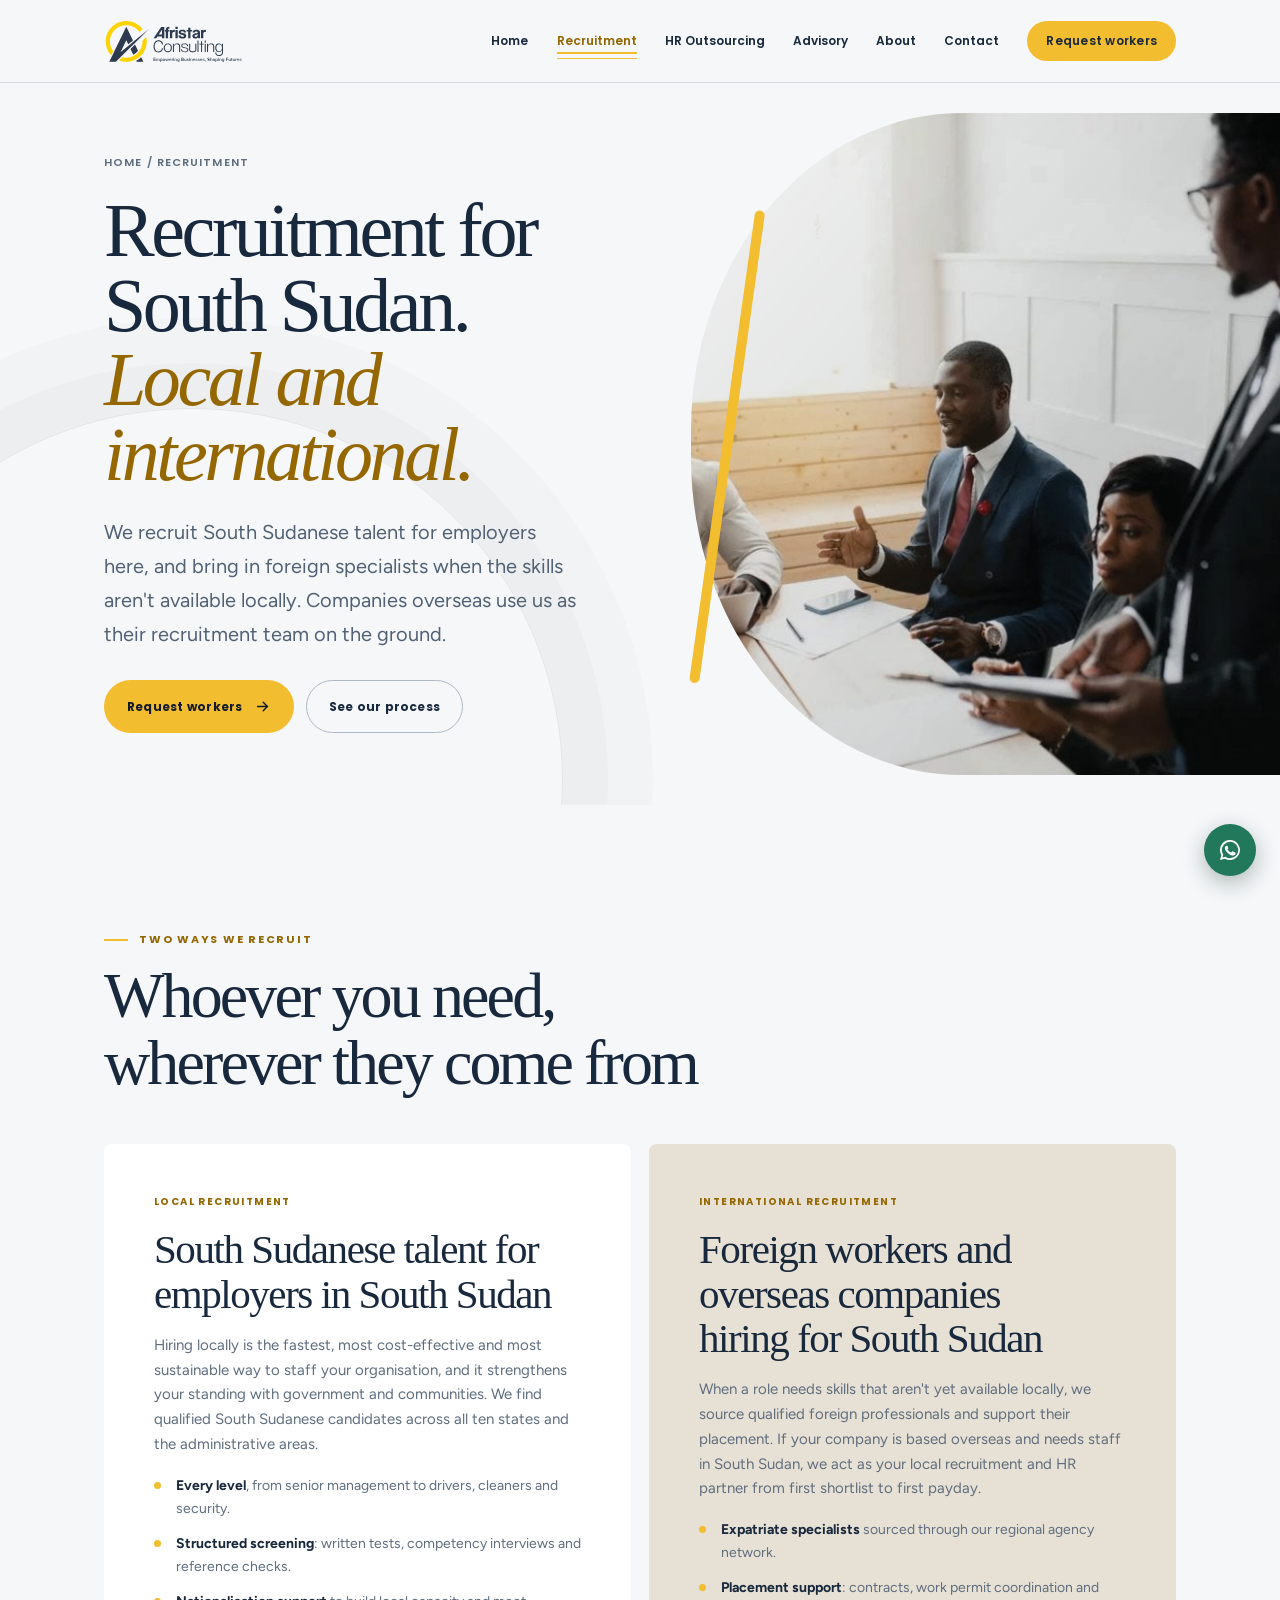
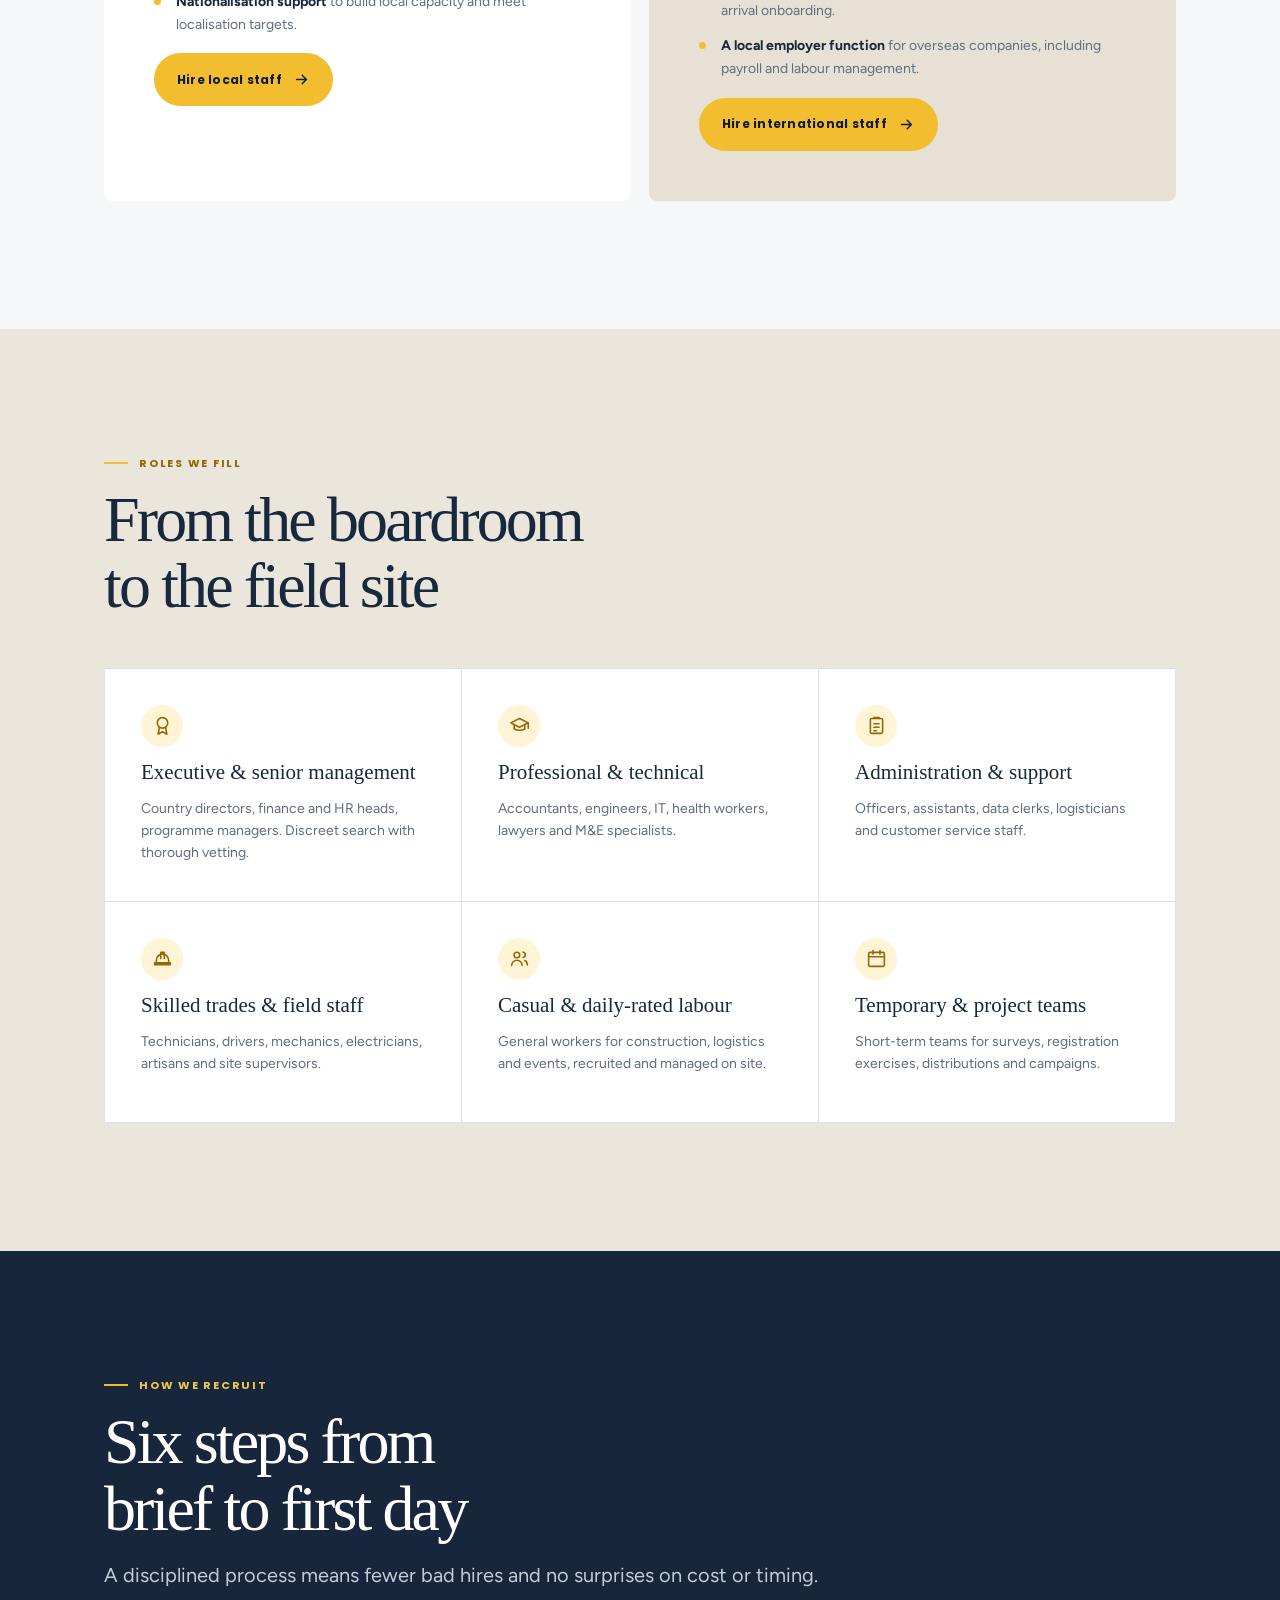
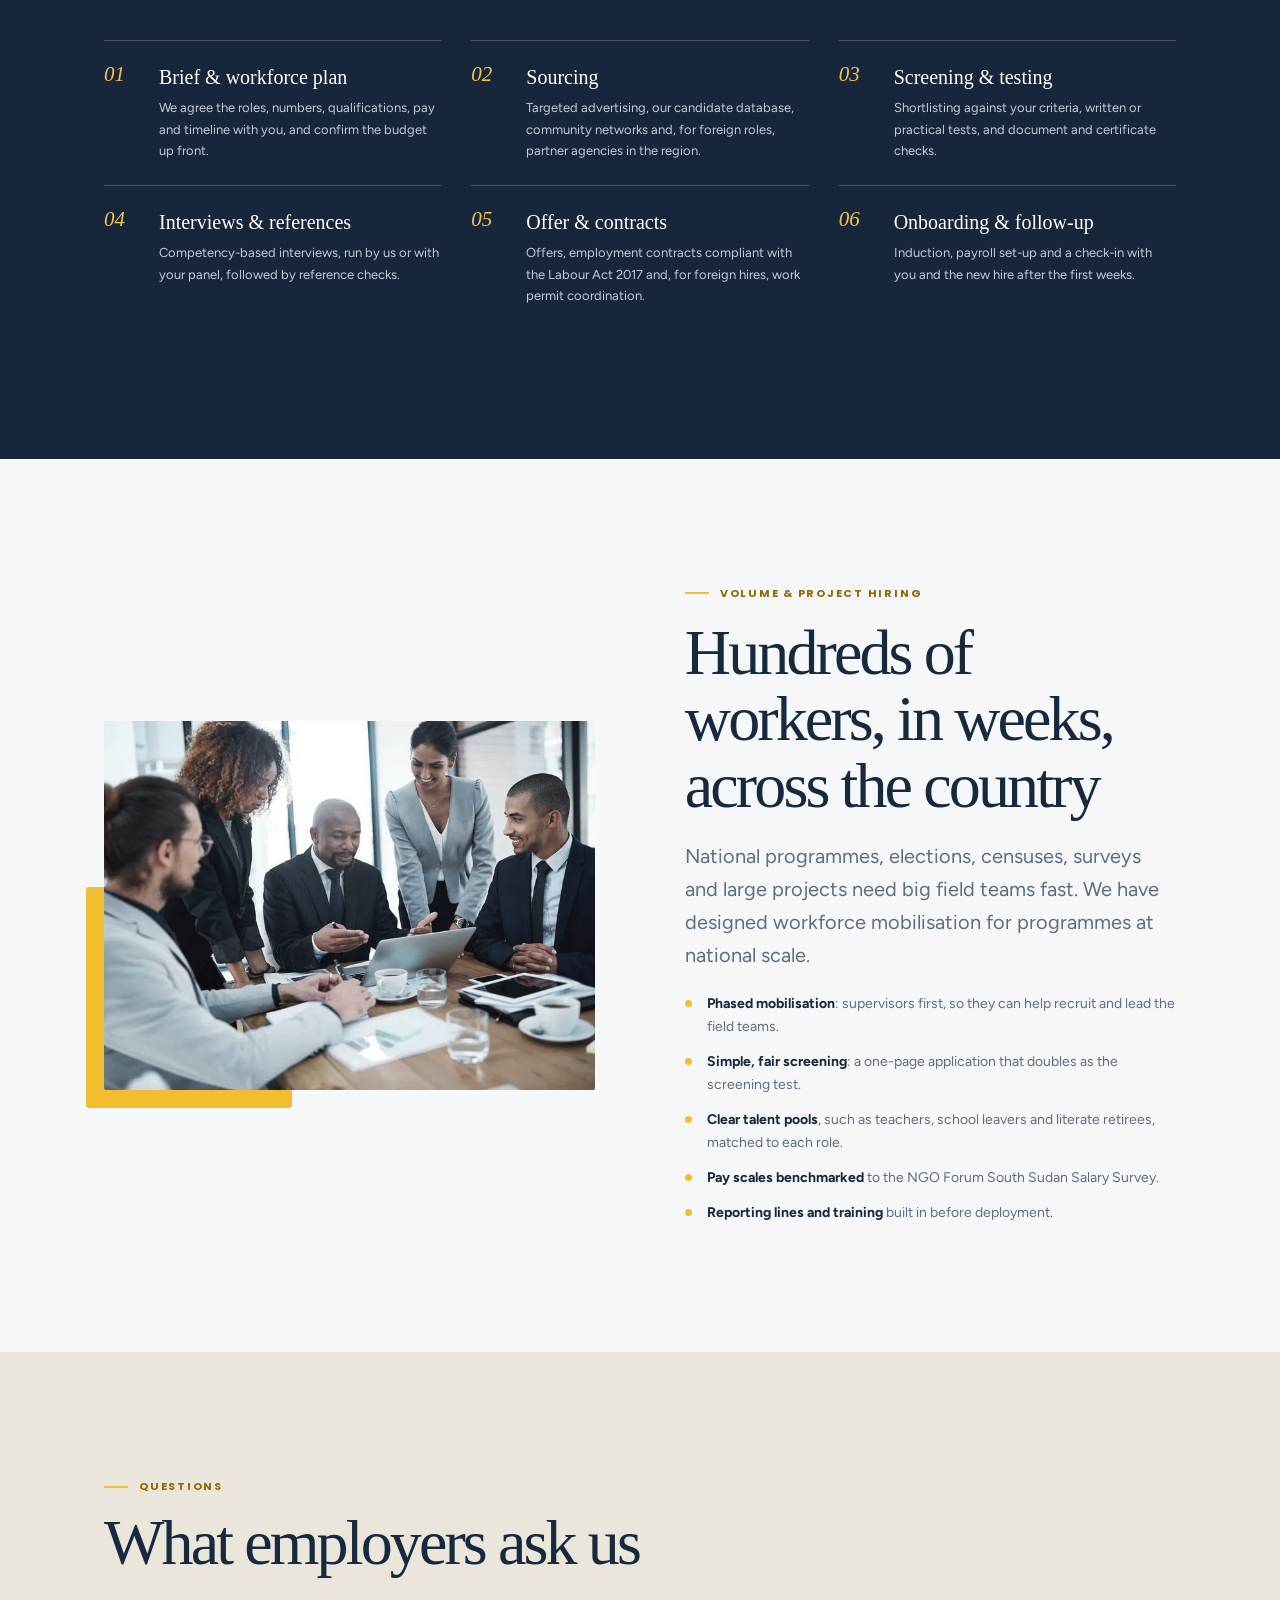
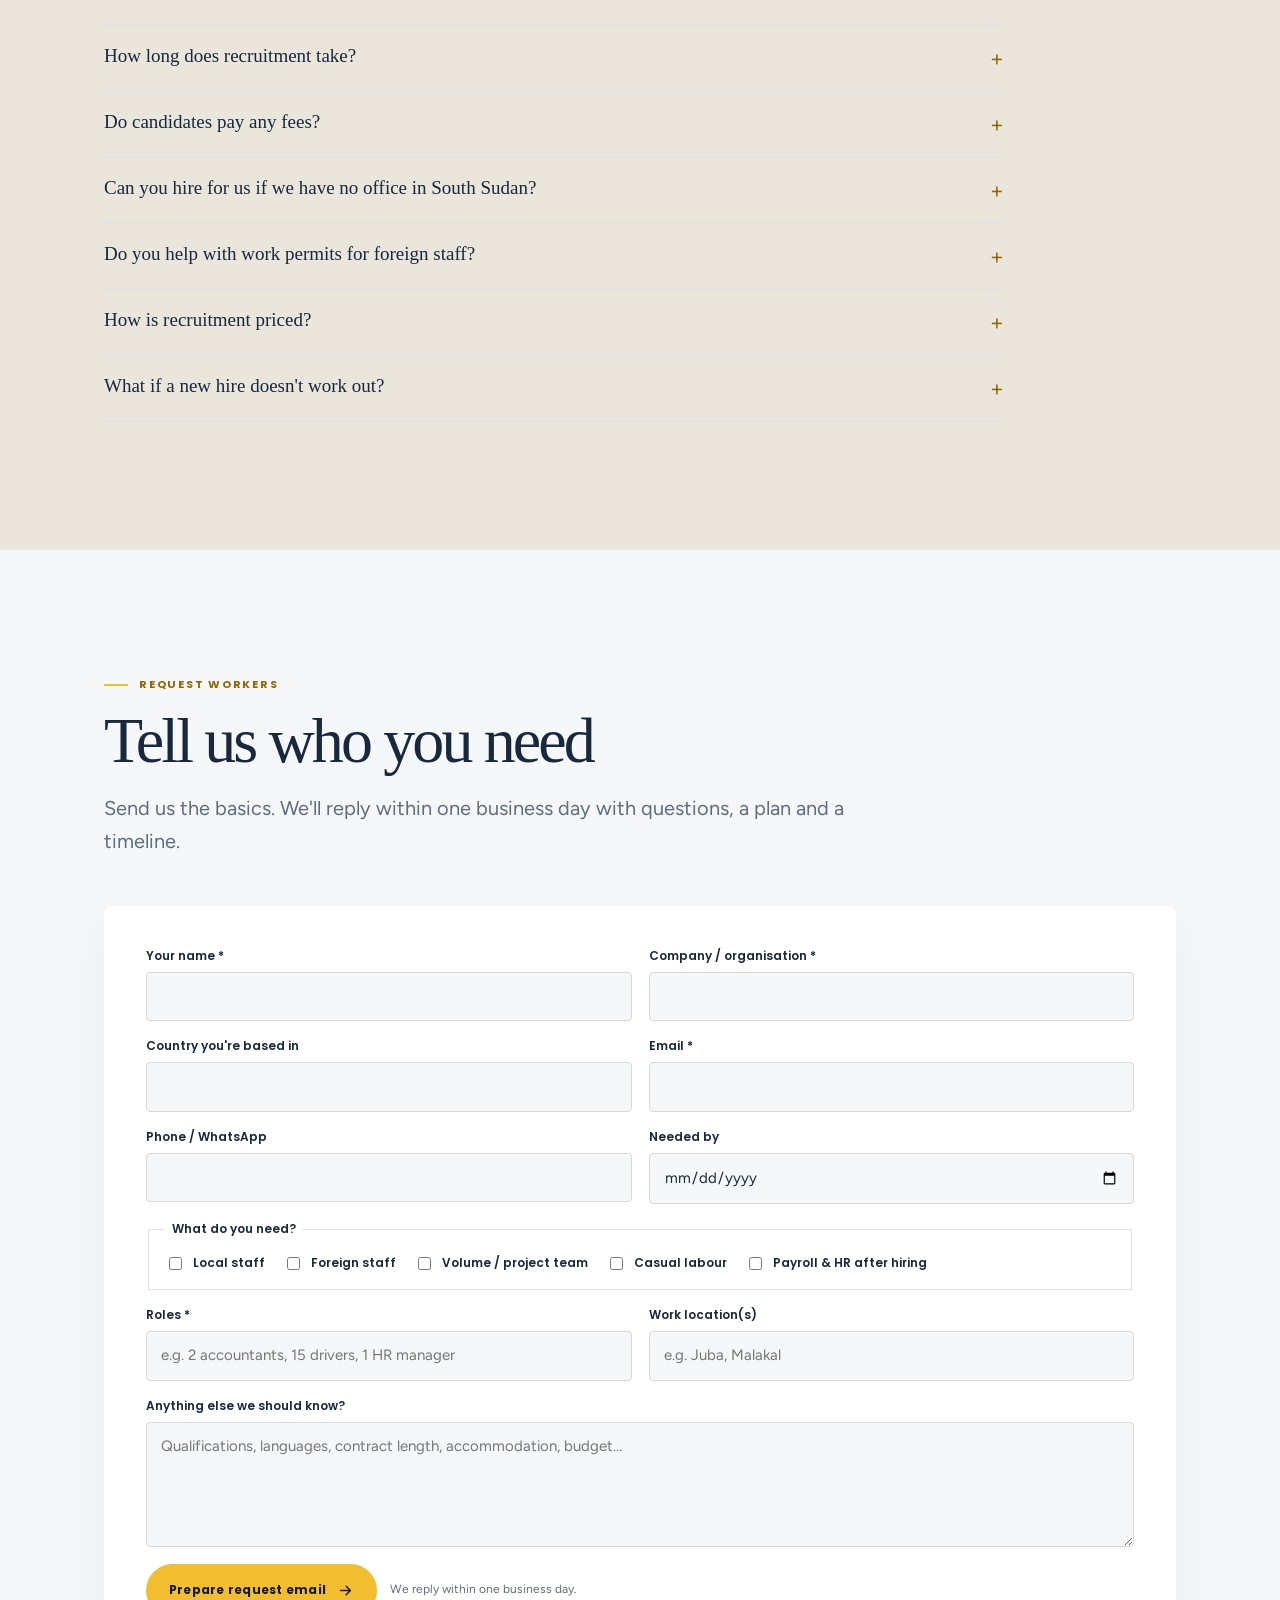
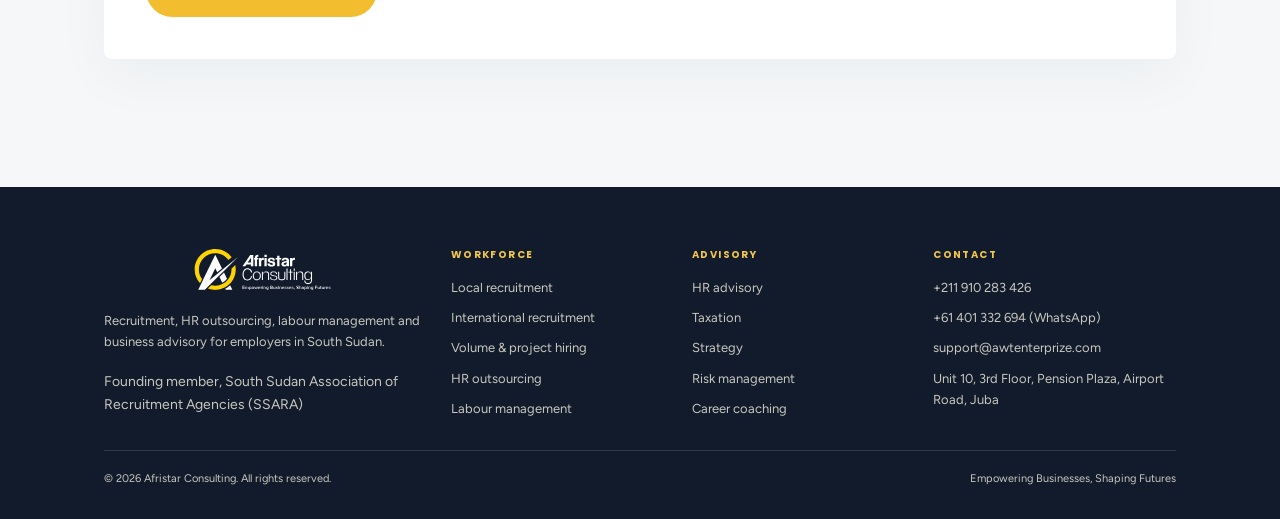
<file: recruitment.html>
<!doctype html>
<html lang="en">
<head>
<meta charset="utf-8">
<meta name="viewport" content="width=device-width, initial-scale=1, viewport-fit=cover">
<meta name="theme-color" content="#2E3A4E">
<title>Recruitment | Afristar Consulting</title>
<meta name="description" content="Local and international recruitment for employers in South Sudan and overseas companies hiring for South Sudan.">
<link rel="icon" type="image/png" href="assets/logo/favicon.png">
<link rel="preconnect" href="https://fonts.googleapis.com">
<link rel="preconnect" href="https://fonts.gstatic.com" crossorigin>
<link rel="stylesheet" href="https://fonts.googleapis.com/css2?family=Poppins:ital,wght@0,500;0,600;0,700;1,700&family=Figtree:wght@400;500;600&display=swap">
<link rel="stylesheet" href="styles.css?v=20260930-2">
</head>
<body>
<div class="scroll-progress" aria-hidden="true"></div>
<!-- SVG icon sprite -->
<svg width="0" height="0" style="position:absolute" aria-hidden="true">
  <defs>
    <symbol id="i-briefcase" viewBox="0 0 24 24" fill="none" stroke="currentColor" stroke-width="1.8" stroke-linecap="round" stroke-linejoin="round"><rect x="3" y="7" width="18" height="13" rx="1.5"/><path d="M9 7V5a1 1 0 0 1 1-1h4a1 1 0 0 1 1 1v2M3 12.5h18"/></symbol>
    <symbol id="i-trend" viewBox="0 0 24 24" fill="none" stroke="currentColor" stroke-width="1.8" stroke-linecap="round" stroke-linejoin="round"><path d="M3 17l6-6 4 4 8-8"/><path d="M15 7h6v6"/></symbol>
    <symbol id="i-users" viewBox="0 0 24 24" fill="none" stroke="currentColor" stroke-width="1.8" stroke-linecap="round" stroke-linejoin="round"><circle cx="9" cy="8" r="3.2"/><path d="M3 20c0-3.3 2.7-6 6-6s6 2.7 6 6"/><path d="M16 4.5a3.2 3.2 0 0 1 0 6.3M18 14.3c1.8.8 3 2.7 3 5"/></symbol>
    <symbol id="i-shield" viewBox="0 0 24 24" fill="none" stroke="currentColor" stroke-width="1.8" stroke-linecap="round" stroke-linejoin="round"><path d="M12 3l8 3v6c0 4.5-3.4 8.2-8 9-4.6-.8-8-4.5-8-9V6z"/><path d="M8.5 12l2.5 2.5 4.5-5"/></symbol>
    <symbol id="i-tax" viewBox="0 0 24 24" fill="none" stroke="currentColor" stroke-width="1.8" stroke-linecap="round" stroke-linejoin="round"><path d="M6 3h12v18l-3-2-3 2-3-2-3 2z"/><path d="M9.5 14.5l5-5"/><circle cx="9.7" cy="9.7" r=".6" fill="currentColor"/><circle cx="14.3" cy="14.3" r=".6" fill="currentColor"/></symbol>
    <symbol id="i-network" viewBox="0 0 24 24" fill="none" stroke="currentColor" stroke-width="1.8" stroke-linecap="round" stroke-linejoin="round"><rect x="9" y="3" width="6" height="5" rx="1"/><rect x="3" y="16" width="6" height="5" rx="1"/><rect x="15" y="16" width="6" height="5" rx="1"/><path d="M12 8v4M6 16v-2h12v2"/></symbol>
    <symbol id="i-target" viewBox="0 0 24 24" fill="none" stroke="currentColor" stroke-width="1.8" stroke-linecap="round" stroke-linejoin="round"><circle cx="12" cy="12" r="8.5"/><circle cx="12" cy="12" r="4.5"/><circle cx="12" cy="12" r=".8" fill="currentColor"/></symbol>
    <symbol id="i-puzzle" viewBox="0 0 24 24" fill="none" stroke="currentColor" stroke-width="1.8" stroke-linecap="round" stroke-linejoin="round"><path d="M4 8h4a2 2 0 1 1 4 0h4v4a2 2 0 1 1 0 4v4h-4a2 2 0 1 0-4 0H4v-4a2 2 0 1 0 0-4z"/></symbol>
    <symbol id="i-compass" viewBox="0 0 24 24" fill="none" stroke="currentColor" stroke-width="1.8" stroke-linecap="round" stroke-linejoin="round"><circle cx="12" cy="12" r="9"/><path d="M15.5 8.5l-2 5-5 2 2-5z"/></symbol>
    <symbol id="i-arrow" viewBox="0 0 24 24" fill="none" stroke="currentColor" stroke-width="2" stroke-linecap="round" stroke-linejoin="round"><path d="M5 12h14M13 6l6 6-6 6"/></symbol>
    <symbol id="i-phone" viewBox="0 0 24 24" fill="none" stroke="currentColor" stroke-width="1.8" stroke-linecap="round" stroke-linejoin="round"><path d="M5 4h3l2 5-2.5 1.5a11 11 0 0 0 6 6L15 14l5 2v3a2 2 0 0 1-2 2A16 16 0 0 1 3 6a2 2 0 0 1 2-2"/></symbol>
    <symbol id="i-mail" viewBox="0 0 24 24" fill="none" stroke="currentColor" stroke-width="1.8" stroke-linecap="round" stroke-linejoin="round"><rect x="3" y="5" width="18" height="14" rx="1.5"/><path d="M3.5 6l8.5 7 8.5-7"/></symbol>
    <symbol id="i-pin" viewBox="0 0 24 24" fill="none" stroke="currentColor" stroke-width="1.8" stroke-linecap="round" stroke-linejoin="round"><path d="M12 21s7-6.2 7-11.5A7 7 0 0 0 5 9.5C5 14.8 12 21 12 21z"/><circle cx="12" cy="9.5" r="2.5"/></symbol>
    <symbol id="i-spark" viewBox="0 0 24 24" fill="none" stroke="currentColor" stroke-width="1.8" stroke-linecap="round" stroke-linejoin="round"><path d="M12 3v4M12 17v4M3 12h4M17 12h4M6 6l2.5 2.5M15.5 15.5L18 18M6 18l2.5-2.5M15.5 8.5L18 6"/></symbol>
    <symbol id="i-scale" viewBox="0 0 24 24" fill="none" stroke="currentColor" stroke-width="1.8" stroke-linecap="round" stroke-linejoin="round"><path d="M12 4v16M7 20h10M5 7h14M5 7l-2.5 6a2.5 2.5 0 0 0 5 0zM19 7l-2.5 6a2.5 2.5 0 0 0 5 0z"/></symbol>
    <symbol id="i-bulb" viewBox="0 0 24 24" fill="none" stroke="currentColor" stroke-width="1.8" stroke-linecap="round" stroke-linejoin="round"><path d="M9 18h6M10 21h4M12 3a6 6 0 0 0-3.5 10.9c.6.5 1 1.2 1 2.1h5c0-.9.4-1.6 1-2.1A6 6 0 0 0 12 3z"/></symbol>
    <symbol id="i-heart" viewBox="0 0 24 24" fill="none" stroke="currentColor" stroke-width="1.8" stroke-linecap="round" stroke-linejoin="round"><path d="M12 20s-7.5-4.6-7.5-10A4.3 4.3 0 0 1 12 7.3 4.3 4.3 0 0 1 19.5 10c0 5.4-7.5 10-7.5 10z"/></symbol>
    <symbol id="i-globe" viewBox="0 0 24 24" fill="none" stroke="currentColor" stroke-width="1.8" stroke-linecap="round" stroke-linejoin="round"><circle cx="12" cy="12" r="9"/><path d="M3 12h18M12 3c2.5 2.6 3.8 5.6 3.8 9s-1.3 6.4-3.8 9c-2.5-2.6-3.8-5.6-3.8-9S9.5 5.6 12 3z"/></symbol>
    <symbol id="i-plane" viewBox="0 0 24 24" fill="none" stroke="currentColor" stroke-width="1.8" stroke-linecap="round" stroke-linejoin="round"><path d="M10.5 13.5L3 11l1.5-1.5 8 .5 4.5-4.5a2 2 0 0 1 3 3L15.5 13l.5 8L14.5 22.5 12 15"/></symbol>
    <symbol id="i-clipboard" viewBox="0 0 24 24" fill="none" stroke="currentColor" stroke-width="1.8" stroke-linecap="round" stroke-linejoin="round"><rect x="5" y="4" width="14" height="17" rx="1.5"/><path d="M9 4V3h6v1M9 10h6M9 14h6M9 18h3"/></symbol>
    <symbol id="i-clock" viewBox="0 0 24 24" fill="none" stroke="currentColor" stroke-width="1.8" stroke-linecap="round" stroke-linejoin="round"><circle cx="12" cy="12" r="9"/><path d="M12 7v5l3 2"/></symbol>
    <symbol id="i-hardhat" viewBox="0 0 24 24" fill="none" stroke="currentColor" stroke-width="1.8" stroke-linecap="round" stroke-linejoin="round"><path d="M3 17h18v2H3zM5 17v-3a7 7 0 0 1 14 0v3M10 7V5h4v2M10 7v5M14 7v5"/></symbol>
    <symbol id="i-landmark" viewBox="0 0 24 24" fill="none" stroke="currentColor" stroke-width="1.8" stroke-linecap="round" stroke-linejoin="round"><path d="M3 9l9-5 9 5M5 9v9M9.7 9v9M14.3 9v9M19 9v9M3 21h18"/></symbol>
    <symbol id="i-drop" viewBox="0 0 24 24" fill="none" stroke="currentColor" stroke-width="1.8" stroke-linecap="round" stroke-linejoin="round"><path d="M12 3s6 6.5 6 11a6 6 0 0 1-12 0c0-4.5 6-11 6-11z"/></symbol>
    <symbol id="i-hands" viewBox="0 0 24 24" fill="none" stroke="currentColor" stroke-width="1.8" stroke-linecap="round" stroke-linejoin="round"><path d="M2 11l4-4 4 2 2-1 4 1 4-2 2 4-6 6-3-2-2 1-3-2-2 1z"/><path d="M8 13l3 3M11 12l3 3"/></symbol>
    <symbol id="i-cap" viewBox="0 0 24 24" fill="none" stroke="currentColor" stroke-width="1.8" stroke-linecap="round" stroke-linejoin="round"><path d="M2 9l10-5 10 5-10 5z"/><path d="M6 11v5c3 2 9 2 12 0v-5M22 9v6"/></symbol>
    <symbol id="i-idcard" viewBox="0 0 24 24" fill="none" stroke="currentColor" stroke-width="1.8" stroke-linecap="round" stroke-linejoin="round"><rect x="3" y="5" width="18" height="14" rx="1.5"/><circle cx="8.5" cy="11" r="2"/><path d="M5.5 16c.6-1.4 1.7-2 3-2s2.4.6 3 2M14 10h4M14 13h4"/></symbol>
    <symbol id="i-wallet" viewBox="0 0 24 24" fill="none" stroke="currentColor" stroke-width="1.8" stroke-linecap="round" stroke-linejoin="round"><path d="M4 7h15a1 1 0 0 1 1 1v11a1 1 0 0 1-1 1H5a1 1 0 0 1-1-1z"/><path d="M4 7l12-3v3M15 13.5h5"/></symbol>
    <symbol id="i-calendar" viewBox="0 0 24 24" fill="none" stroke="currentColor" stroke-width="1.8" stroke-linecap="round" stroke-linejoin="round"><rect x="3" y="5" width="18" height="16" rx="1.5"/><path d="M3 10h18M8 3v4M16 3v4"/></symbol>
    <symbol id="i-exit" viewBox="0 0 24 24" fill="none" stroke="currentColor" stroke-width="1.8" stroke-linecap="round" stroke-linejoin="round"><path d="M14 4h5v16h-5M10 8l-4 4 4 4M6 12h10"/></symbol>
    <symbol id="i-chat" viewBox="0 0 24 24" fill="none" stroke="currentColor" stroke-width="1.8" stroke-linecap="round" stroke-linejoin="round"><path d="M4 5h16v11H9l-5 4z"/><path d="M8 10h8M8 13h5"/></symbol>
    <symbol id="i-award" viewBox="0 0 24 24" fill="none" stroke="currentColor" stroke-width="1.8" stroke-linecap="round" stroke-linejoin="round"><circle cx="12" cy="9" r="6"/><path d="M8.5 14L7 22l5-3 5 3-1.5-8"/></symbol>
    <symbol id="i-whatsapp" viewBox="0 0 24 24" fill="currentColor"><path d="M12 2a10 10 0 0 0-8.6 15.1L2 22l5-1.3A10 10 0 1 0 12 2zm0 18.2a8.2 8.2 0 0 1-4.2-1.2l-.3-.2-3 .8.8-2.9-.2-.3A8.2 8.2 0 1 1 12 20.2zm4.5-6.1c-.2-.1-1.5-.7-1.7-.8s-.4-.1-.6.1-.7.8-.8 1-.3.2-.5.1a6.7 6.7 0 0 1-3.3-2.9c-.3-.4.2-.4.7-1.3.1-.2 0-.3 0-.4l-.8-1.8c-.2-.5-.4-.4-.6-.4h-.5a1 1 0 0 0-.7.3 3 3 0 0 0-.9 2.2 5.2 5.2 0 0 0 1.1 2.7 11.8 11.8 0 0 0 4.5 4c1.7.7 2.3.8 3.2.6a2.7 2.7 0 0 0 1.8-1.3 2.2 2.2 0 0 0 .2-1.3c-.1-.1-.3-.2-.6-.3z"/></symbol>
  </defs>
</svg>

<header class="header">
  <div class="wrap">
    <a class="brand" href="index.html" aria-label="Afristar Consulting home"><img src="assets/logo/Afristar_Logo_Colour.svg" alt="Afristar Consulting" width="200" height="65"></a>
    <button class="menu-btn" id="menu-btn" aria-label="Open menu" aria-expanded="false" aria-controls="site-nav">
      <svg viewBox="0 0 24 24" fill="none" stroke="currentColor" stroke-width="2" stroke-linecap="round"><path d="M4 7h16M4 12h16M4 17h16"/></svg>
    </button>
    <nav class="nav" id="site-nav" aria-label="Main">
      <a href="index.html">Home</a>
      <a href="recruitment.html" class="active" aria-current="page">Recruitment</a>
      <a href="hr-outsourcing.html">HR Outsourcing</a>
      <a href="services.html">Advisory</a>
      <a href="about.html">About</a>
      <a href="contact.html">Contact</a>
      <a class="btn btn-primary" href="recruitment.html#request">Request workers</a>
    </nav>
  </div>
</header>

<main>
<!-- ================= HERO ================= -->
<section class="hero inner">
  <div class="wrap hero-grid">
    <div class="hero-copy">
      <div class="crumb"><a href="index.html">Home</a> / Recruitment</div>
      <h1>Recruitment for South Sudan. <em>Local and international.</em></h1>
      <p>We recruit South Sudanese talent for employers here, and bring in foreign specialists when the skills aren't available locally. Companies overseas use us as their recruitment team on the ground.</p>
      <div class="hero-actions">
        <a class="btn btn-primary" href="#request">Request workers <svg><use href="#i-arrow"/></svg></a>
        <a class="btn btn-ghost" href="#process">See our process</a>
      </div>
    </div>
  </div>
  <div class="hero-photo"><img src="assets/img/svc-business.jpg" alt="Consultants meeting with a client" width="1600" height="1066"></div>
  <div class="slash" aria-hidden="true"></div>
</section>

<!-- ================= AUDIENCES ================= -->
<section class="section">
  <div class="wrap">
    <div class="sec-head">
      <div class="eyebrow">Two ways we recruit</div>
      <h2 class="h2">Whoever you need, wherever they come from</h2>
    </div>
    <div class="aud">
      <article class="aud-card" id="local">
        <span class="tagline">Local recruitment</span>
        <h3>South Sudanese talent for employers in South Sudan</h3>
        <p>Hiring locally is the fastest, most cost-effective and most sustainable way to staff your organisation, and it strengthens your standing with government and communities. We find qualified South Sudanese candidates across all ten states and the administrative areas.</p>
        <ul class="ticks">
          <li><span><strong>Every level</strong>, from senior management to drivers, cleaners and security.</span></li>
          <li><span><strong>Structured screening</strong>: written tests, competency interviews and reference checks.</span></li>
          <li><span><strong>Nationalisation support</strong> to build local capacity and meet localisation targets.</span></li>
        </ul>
        <a class="btn btn-primary" href="#request">Hire local staff <svg><use href="#i-arrow"/></svg></a>
      </article>
      <article class="aud-card alt" id="international">
        <span class="tagline">International recruitment</span>
        <h3>Foreign workers and overseas companies hiring for South Sudan</h3>
        <p>When a role needs skills that aren't yet available locally, we source qualified foreign professionals and support their placement. If your company is based overseas and needs staff in South Sudan, we act as your local recruitment and HR partner from first shortlist to first payday.</p>
        <ul class="ticks">
          <li><span><strong>Expatriate specialists</strong> sourced through our regional agency network.</span></li>
          <li><span><strong>Placement support</strong>: contracts, work permit coordination and arrival onboarding.</span></li>
          <li><span><strong>A local employer function</strong> for overseas companies, including payroll and labour management.</span></li>
        </ul>
        <a class="btn btn-primary" href="#request">Hire international staff <svg><use href="#i-arrow"/></svg></a>
      </article>
    </div>
  </div>
</section>

<!-- ================= ROLES ================= -->
<section class="section paper">
  <div class="wrap">
    <div class="sec-head">
      <div class="eyebrow">Roles we fill</div>
      <h2 class="h2">From the boardroom to the field site</h2>
    </div>
    <div class="cards">
      <div class="card"><span class="ic"><svg><use href="#i-award"/></svg></span><h3>Executive &amp; senior management</h3><p>Country directors, finance and HR heads, programme managers. Discreet search with thorough vetting.</p></div>
      <div class="card"><span class="ic"><svg><use href="#i-cap"/></svg></span><h3>Professional &amp; technical</h3><p>Accountants, engineers, IT, health workers, lawyers and M&amp;E specialists.</p></div>
      <div class="card"><span class="ic"><svg><use href="#i-clipboard"/></svg></span><h3>Administration &amp; support</h3><p>Officers, assistants, data clerks, logisticians and customer service staff.</p></div>
      <div class="card"><span class="ic"><svg><use href="#i-hardhat"/></svg></span><h3>Skilled trades &amp; field staff</h3><p>Technicians, drivers, mechanics, electricians, artisans and site supervisors.</p></div>
      <div class="card"><span class="ic"><svg><use href="#i-users"/></svg></span><h3>Casual &amp; daily-rated labour</h3><p>General workers for construction, logistics and events, recruited and managed on site.</p></div>
      <div class="card"><span class="ic"><svg><use href="#i-calendar"/></svg></span><h3>Temporary &amp; project teams</h3><p>Short-term teams for surveys, registration exercises, distributions and campaigns.</p></div>
    </div>
  </div>
</section>

<!-- ================= PROCESS ================= -->
<section class="section band" id="process">
  <div class="wrap">
    <div class="sec-head">
      <div class="eyebrow">How we recruit</div>
      <h2 class="h2">Six steps from brief to first day</h2>
      <p class="lead">A disciplined process means fewer bad hires and no surprises on cost or timing.</p>
    </div>
    <ol class="steps">
      <li><h4>Brief &amp; workforce plan</h4><p>We agree the roles, numbers, qualifications, pay and timeline with you, and confirm the budget up front.</p></li>
      <li><h4>Sourcing</h4><p>Targeted advertising, our candidate database, community networks and, for foreign roles, partner agencies in the region.</p></li>
      <li><h4>Screening &amp; testing</h4><p>Shortlisting against your criteria, written or practical tests, and document and certificate checks.</p></li>
      <li><h4>Interviews &amp; references</h4><p>Competency-based interviews, run by us or with your panel, followed by reference checks.</p></li>
      <li><h4>Offer &amp; contracts</h4><p>Offers, employment contracts compliant with the Labour Act 2017 and, for foreign hires, work permit coordination.</p></li>
      <li><h4>Onboarding &amp; follow-up</h4><p>Induction, payroll set-up and a check-in with you and the new hire after the first weeks.</p></li>
    </ol>
  </div>
</section>

<!-- ================= VOLUME HIRING ================= -->
<section class="section" id="volume">
  <div class="wrap split">
    <div class="split-media"><img src="assets/img/svc-hr.jpg" alt="Recruitment team meeting around a table" width="860" height="574" loading="lazy"></div>
    <div class="stack">
      <div class="eyebrow">Volume &amp; project hiring</div>
      <h2 class="h2">Hundreds of workers, in weeks, across the country</h2>
      <p class="lead">National programmes, elections, censuses, surveys and large projects need big field teams fast. We have designed workforce mobilisation for programmes at national scale.</p>
      <ul class="ticks">
        <li><span><strong>Phased mobilisation</strong>: supervisors first, so they can help recruit and lead the field teams.</span></li>
        <li><span><strong>Simple, fair screening</strong>: a one-page application that doubles as the screening test.</span></li>
        <li><span><strong>Clear talent pools</strong>, such as teachers, school leavers and literate retirees, matched to each role.</span></li>
        <li><span><strong>Pay scales benchmarked</strong> to the NGO Forum South Sudan Salary Survey.</span></li>
        <li><span><strong>Reporting lines and training</strong> built in before deployment.</span></li>
      </ul>
    </div>
  </div>
</section>

<!-- ================= FAQ ================= -->
<section class="section paper">
  <div class="wrap">
    <div class="sec-head">
      <div class="eyebrow">Questions</div>
      <h2 class="h2">What employers ask us</h2>
    </div>
    <div class="faq">
      <details><summary>How long does recruitment take?</summary><p>Most single professional roles take three to five weeks from brief to offer. Volume and project hiring is planned around your deployment date; we agree the timeline at the brief stage.</p></details>
      <details><summary>Do candidates pay any fees?</summary><p>No. The employer pays for recruitment. We follow fair recruitment principles and never charge job seekers to be considered or placed.</p></details>
      <details><summary>Can you hire for us if we have no office in South Sudan?</summary><p>Yes. Overseas companies can use us to recruit, contract and pay staff in South Sudan, and to manage day-to-day labour matters, until they set up their own HR function.</p></details>
      <details><summary>Do you help with work permits for foreign staff?</summary><p>Yes. We prepare the documentation and coordinate the application with the relevant authorities, and we brief new arrivals on local requirements.</p></details>
      <details><summary>How is recruitment priced?</summary><p>Single placements are usually a fee per hire. Volume and project hiring is quoted per programme. HR outsourcing is a monthly fee based on headcount. We confirm costs in writing before we start.</p></details>
      <details><summary>What if a new hire doesn't work out?</summary><p>Tell us early. We review what went wrong with you and agree a replacement approach. Replacement terms are set out in your service agreement.</p></details>
    </div>
  </div>
</section>

<!-- ================= REQUEST FORM ================= -->
<section class="section" id="request">
  <div class="wrap">
    <div class="sec-head">
      <div class="eyebrow">Request workers</div>
      <h2 class="h2">Tell us who you need</h2>
      <p class="lead">Send us the basics. We'll reply within one business day with questions, a plan and a timeline.</p>
    </div>
    <form class="js-form wide" novalidate>
      <div class="field"><label for="r-name">Your name *</label><input id="r-name" name="name" autocomplete="name" required></div>
      <div class="field"><label for="r-org">Company / organisation *</label><input id="r-org" name="organisation" autocomplete="organization" required></div>
      <div class="field"><label for="r-country">Country you're based in</label><input id="r-country" name="country" autocomplete="country-name"></div>
      <div class="field"><label for="r-email">Email *</label><input id="r-email" name="email" type="email" autocomplete="email" required></div>
      <div class="field"><label for="r-phone">Phone / WhatsApp</label><input id="r-phone" name="phone" type="tel" autocomplete="tel"></div>
      <div class="field"><label for="r-start">Needed by</label><input id="r-start" name="start_date" type="date"></div>
      <fieldset>
        <legend>What do you need?</legend>
        <label class="opt"><input type="checkbox" id="r-t1" name="type" value="Local staff"> Local staff</label>
        <label class="opt"><input type="checkbox" id="r-t2" name="type" value="Foreign staff"> Foreign staff</label>
        <label class="opt"><input type="checkbox" id="r-t3" name="type" value="Volume / project team"> Volume / project team</label>
        <label class="opt"><input type="checkbox" id="r-t4" name="type" value="Casual labour"> Casual labour</label>
        <label class="opt"><input type="checkbox" id="r-t5" name="type" value="Payroll & HR after hiring"> Payroll &amp; HR after hiring</label>
      </fieldset>
      <div class="field two"><label for="r-roles">Roles *</label><input id="r-roles" name="roles" placeholder="e.g. 2 accountants, 15 drivers, 1 HR manager" required></div>
      <div class="field"><label for="r-loc">Work location(s)</label><input id="r-loc" name="location" placeholder="e.g. Juba, Malakal"></div>
      <div class="field full"><label for="r-msg">Anything else we should know?</label><textarea id="r-msg" name="message" placeholder="Qualifications, languages, contract length, accommodation, budget…"></textarea></div>
      <div class="form-foot">
        <button class="btn btn-primary" type="submit">Prepare request email <svg><use href="#i-arrow"/></svg></button>
        <span class="form-note">We reply within one business day.</span>
      </div>
      <div class="form-status" role="status" hidden></div>
    </form>
  </div>
</section>

</main>

<footer class="footer">
  <div class="wrap">
    <div class="stack" style="gap:18px">
      <img src="assets/logo/Afristar_Logo_White.svg" alt="Afristar Consulting" width="160" height="52">
      <p style="max-width:40ch">Recruitment, HR outsourcing, labour management and business advisory for employers in South Sudan.</p>
      <p style="font-size:14px">Founding member, South Sudan Association of Recruitment Agencies (SSARA)</p>
    </div>
    <div>
      <h4>Workforce</h4>
      <ul>
        <li><a href="recruitment.html#local">Local recruitment</a></li>
        <li><a href="recruitment.html#international">International recruitment</a></li>
        <li><a href="recruitment.html#volume">Volume &amp; project hiring</a></li>
        <li><a href="hr-outsourcing.html">HR outsourcing</a></li>
        <li><a href="hr-outsourcing.html#labour">Labour management</a></li>
      </ul>
    </div>
    <div>
      <h4>Advisory</h4>
      <ul>
        <li><a href="services.html#svc-hr">HR advisory</a></li>
        <li><a href="services.html#svc-tax">Taxation</a></li>
        <li><a href="services.html#svc-strategy">Strategy</a></li>
        <li><a href="services.html#svc-risk">Risk management</a></li>
        <li><a href="services.html#individuals">Career coaching</a></li>
      </ul>
    </div>
    <div>
      <h4>Contact</h4>
      <ul>
        <li>+211 910 283 426</li>
        <li>+61 401 332 694 (WhatsApp)</li>
        <li>support@awtenterprize.com</li>
        <li>Unit 10, 3rd Floor, Pension Plaza, Airport Road, Juba</li>
      </ul>
    </div>
    <div class="legal">
      <span>© <span class="yr">2026</span> Afristar Consulting. All rights reserved.</span>
      <span>Empowering Businesses, Shaping Futures</span>
    </div>
  </div>
</footer>
<a class="wa" href="https://wa.me/61401332694" target="_blank" rel="noopener" aria-label="Chat with us on WhatsApp"><svg><use href="#i-whatsapp"/></svg></a>
<script src="main.js"></script>
</body>
</html>
</file>
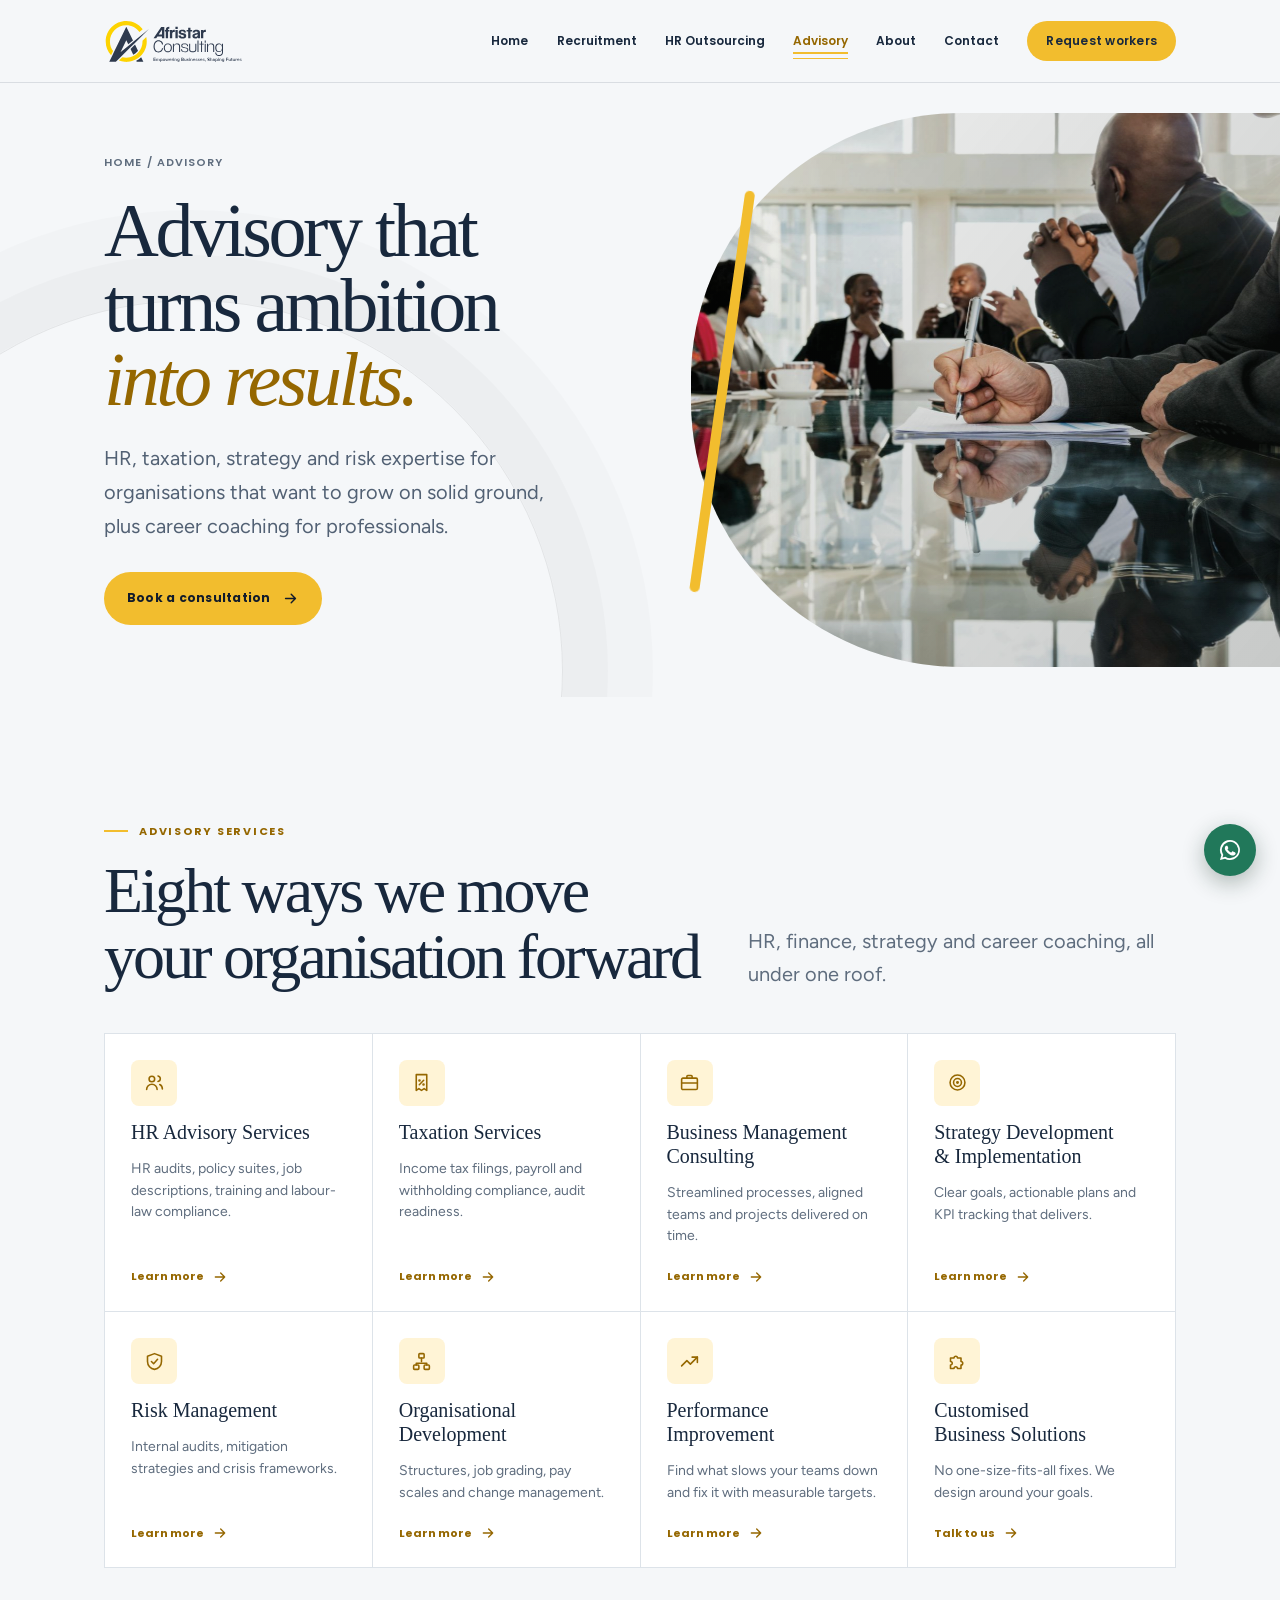
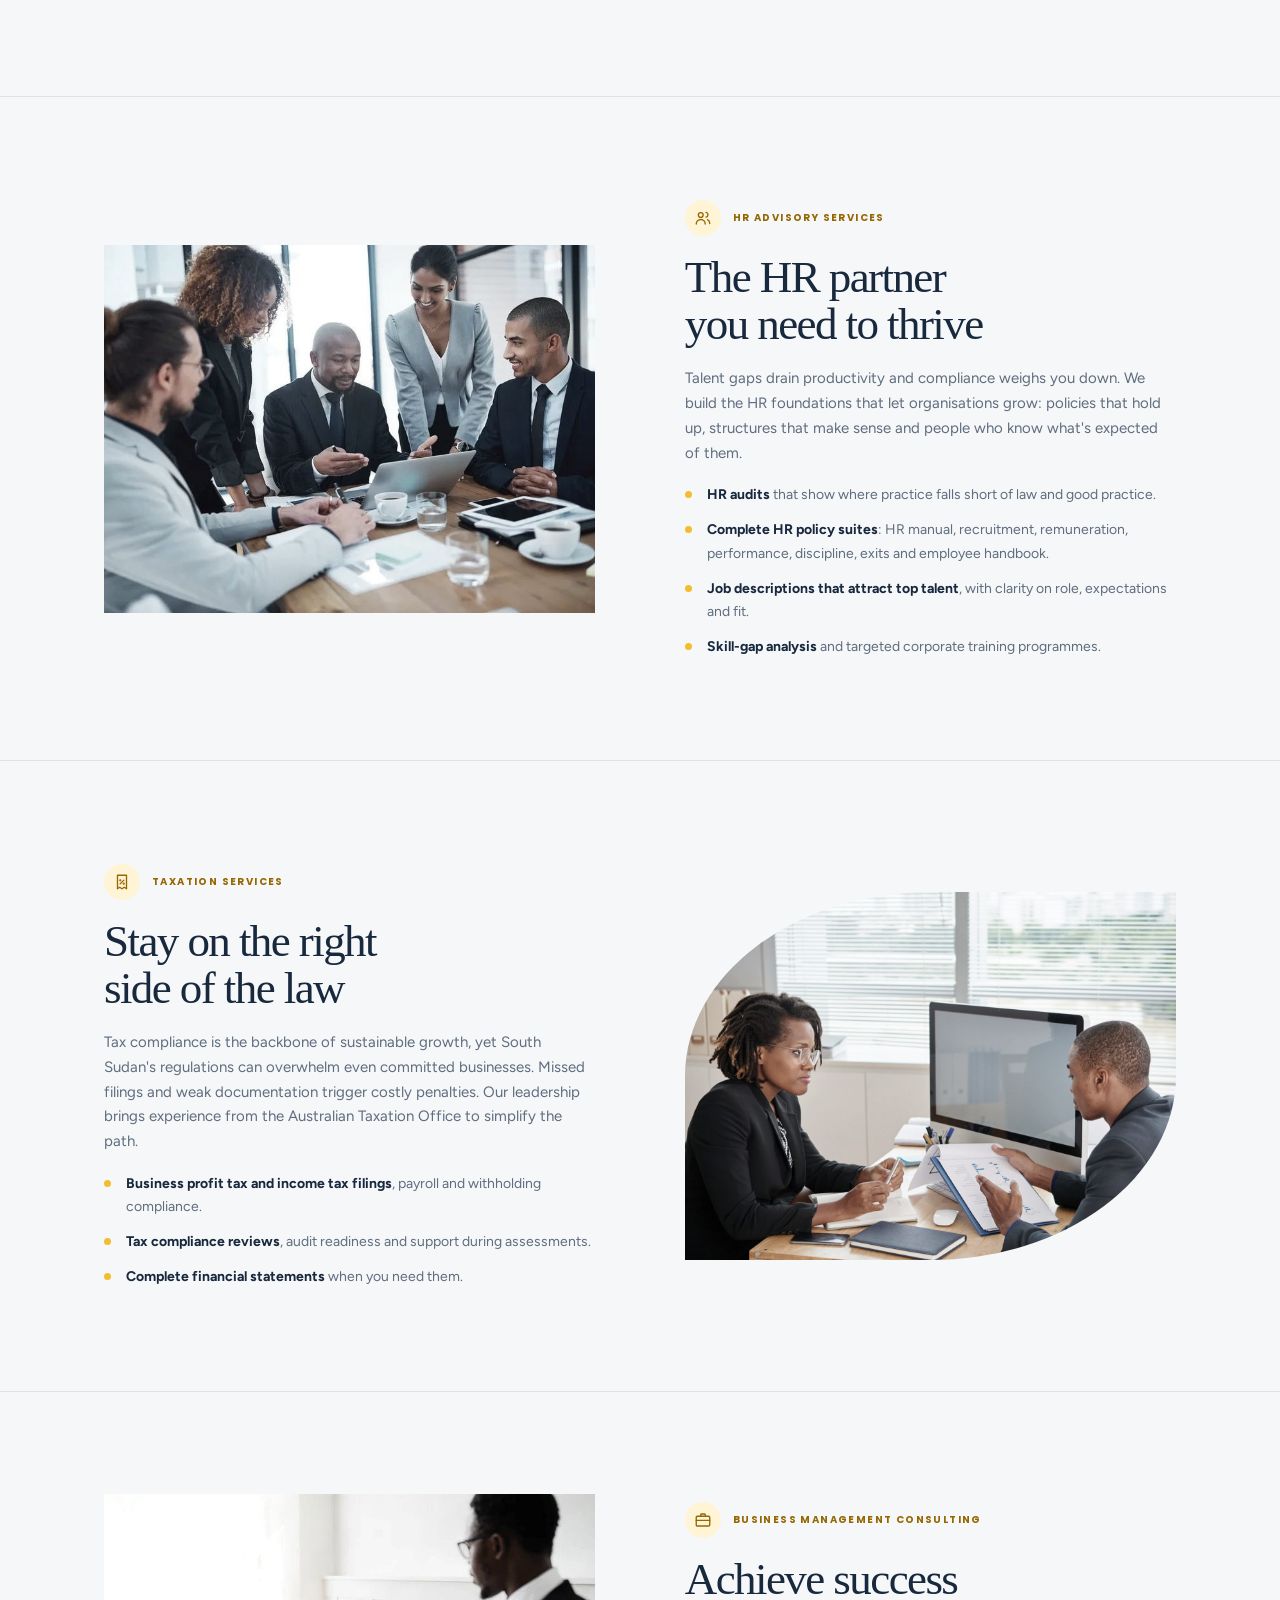
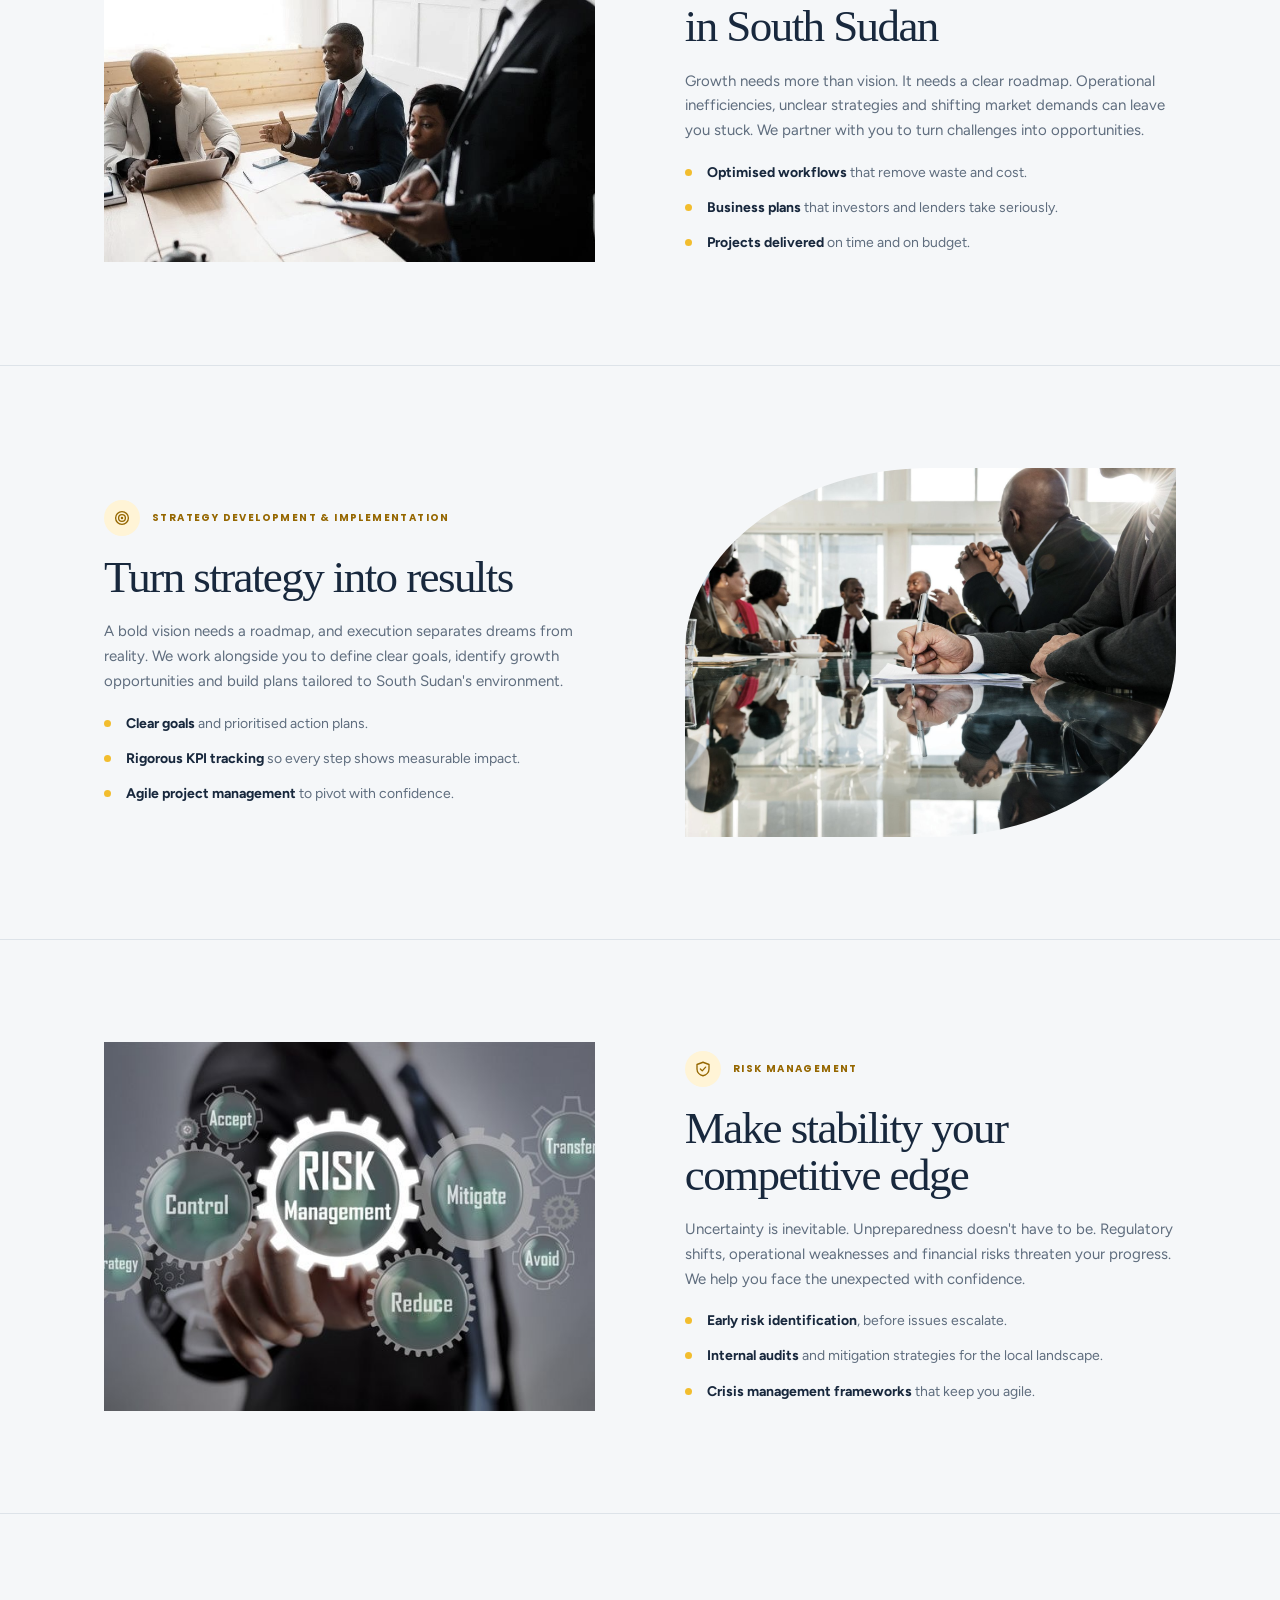
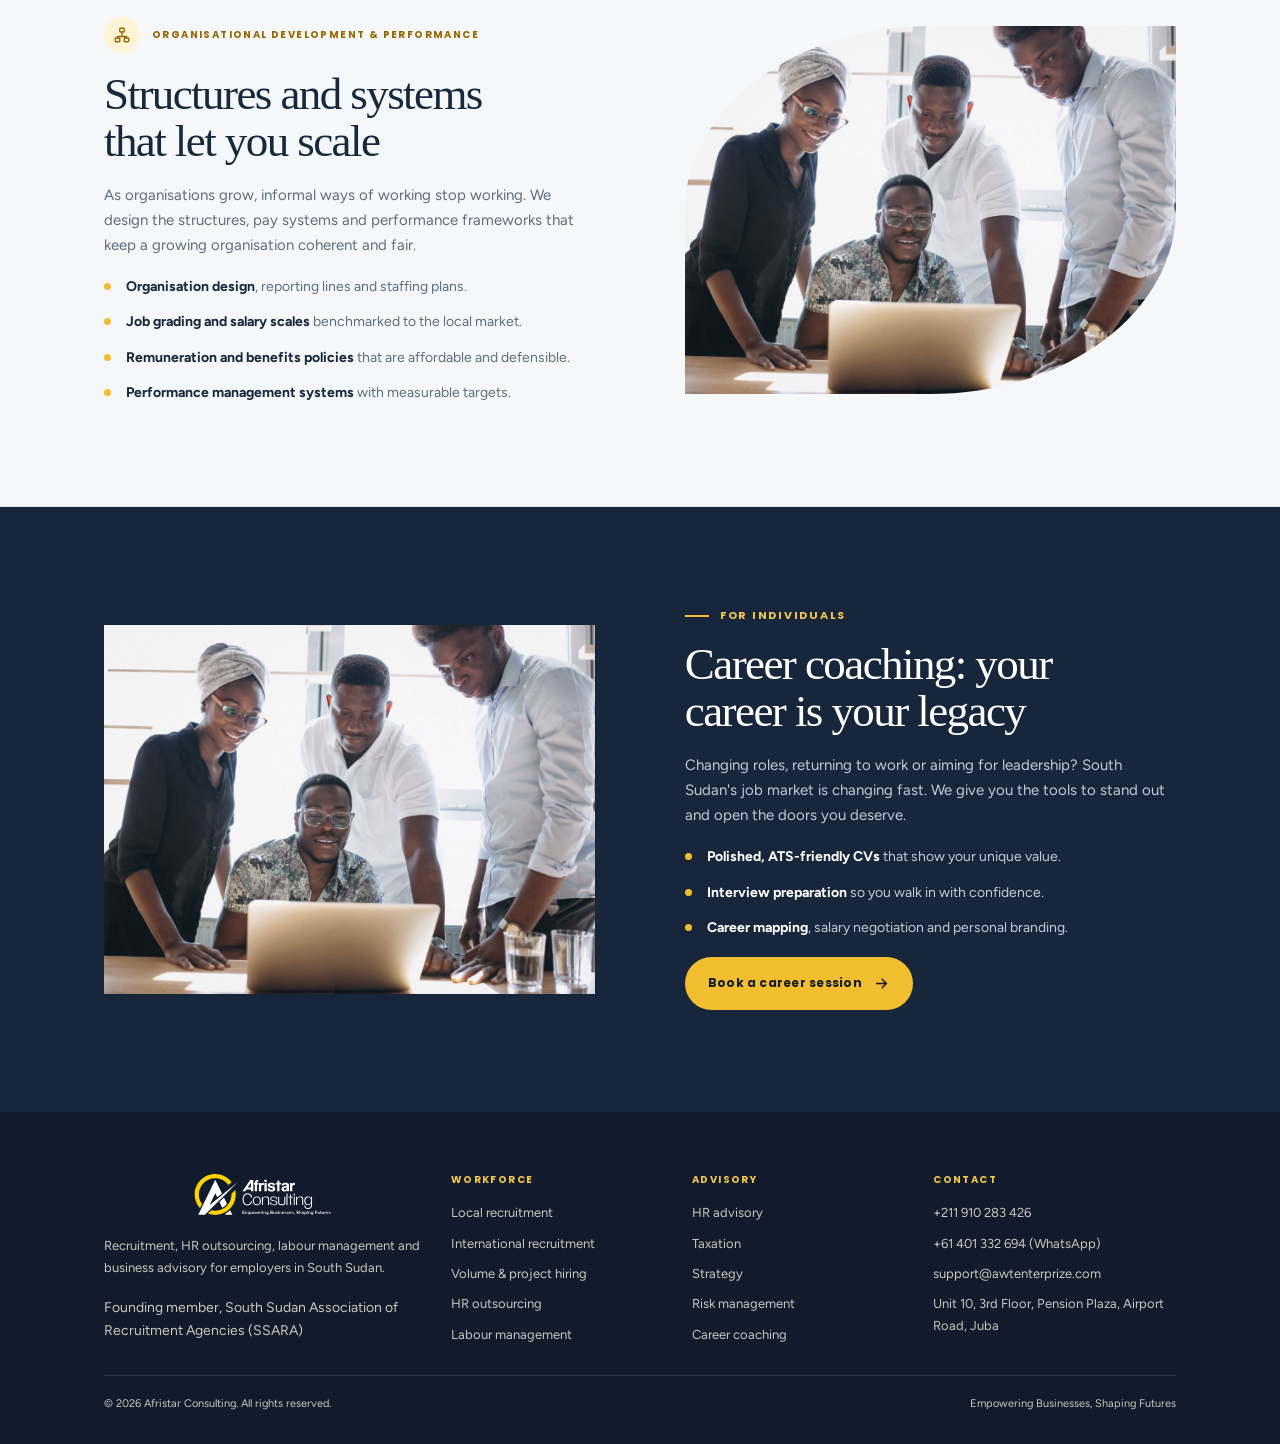
<file: services.html>
<!doctype html>
<html lang="en">
<head>
<meta charset="utf-8">
<meta name="viewport" content="width=device-width, initial-scale=1, viewport-fit=cover">
<meta name="theme-color" content="#2E3A4E">
<title>Advisory Services | Afristar Consulting</title>
<meta name="description" content="HR advisory, taxation, strategy, risk management, organisational development and career coaching in South Sudan.">
<link rel="icon" type="image/png" href="assets/logo/favicon.png">
<link rel="preconnect" href="https://fonts.googleapis.com">
<link rel="preconnect" href="https://fonts.gstatic.com" crossorigin>
<link rel="stylesheet" href="https://fonts.googleapis.com/css2?family=Poppins:ital,wght@0,500;0,600;0,700;1,700&family=Figtree:wght@400;500;600&display=swap">
<link rel="stylesheet" href="styles.css?v=20260930-2">
</head>
<body>
<div class="scroll-progress" aria-hidden="true"></div>
<!-- SVG icon sprite -->
<svg width="0" height="0" style="position:absolute" aria-hidden="true">
  <defs>
    <symbol id="i-briefcase" viewBox="0 0 24 24" fill="none" stroke="currentColor" stroke-width="1.8" stroke-linecap="round" stroke-linejoin="round"><rect x="3" y="7" width="18" height="13" rx="1.5"/><path d="M9 7V5a1 1 0 0 1 1-1h4a1 1 0 0 1 1 1v2M3 12.5h18"/></symbol>
    <symbol id="i-trend" viewBox="0 0 24 24" fill="none" stroke="currentColor" stroke-width="1.8" stroke-linecap="round" stroke-linejoin="round"><path d="M3 17l6-6 4 4 8-8"/><path d="M15 7h6v6"/></symbol>
    <symbol id="i-users" viewBox="0 0 24 24" fill="none" stroke="currentColor" stroke-width="1.8" stroke-linecap="round" stroke-linejoin="round"><circle cx="9" cy="8" r="3.2"/><path d="M3 20c0-3.3 2.7-6 6-6s6 2.7 6 6"/><path d="M16 4.5a3.2 3.2 0 0 1 0 6.3M18 14.3c1.8.8 3 2.7 3 5"/></symbol>
    <symbol id="i-shield" viewBox="0 0 24 24" fill="none" stroke="currentColor" stroke-width="1.8" stroke-linecap="round" stroke-linejoin="round"><path d="M12 3l8 3v6c0 4.5-3.4 8.2-8 9-4.6-.8-8-4.5-8-9V6z"/><path d="M8.5 12l2.5 2.5 4.5-5"/></symbol>
    <symbol id="i-tax" viewBox="0 0 24 24" fill="none" stroke="currentColor" stroke-width="1.8" stroke-linecap="round" stroke-linejoin="round"><path d="M6 3h12v18l-3-2-3 2-3-2-3 2z"/><path d="M9.5 14.5l5-5"/><circle cx="9.7" cy="9.7" r=".6" fill="currentColor"/><circle cx="14.3" cy="14.3" r=".6" fill="currentColor"/></symbol>
    <symbol id="i-network" viewBox="0 0 24 24" fill="none" stroke="currentColor" stroke-width="1.8" stroke-linecap="round" stroke-linejoin="round"><rect x="9" y="3" width="6" height="5" rx="1"/><rect x="3" y="16" width="6" height="5" rx="1"/><rect x="15" y="16" width="6" height="5" rx="1"/><path d="M12 8v4M6 16v-2h12v2"/></symbol>
    <symbol id="i-target" viewBox="0 0 24 24" fill="none" stroke="currentColor" stroke-width="1.8" stroke-linecap="round" stroke-linejoin="round"><circle cx="12" cy="12" r="8.5"/><circle cx="12" cy="12" r="4.5"/><circle cx="12" cy="12" r=".8" fill="currentColor"/></symbol>
    <symbol id="i-puzzle" viewBox="0 0 24 24" fill="none" stroke="currentColor" stroke-width="1.8" stroke-linecap="round" stroke-linejoin="round"><path d="M4 8h4a2 2 0 1 1 4 0h4v4a2 2 0 1 1 0 4v4h-4a2 2 0 1 0-4 0H4v-4a2 2 0 1 0 0-4z"/></symbol>
    <symbol id="i-compass" viewBox="0 0 24 24" fill="none" stroke="currentColor" stroke-width="1.8" stroke-linecap="round" stroke-linejoin="round"><circle cx="12" cy="12" r="9"/><path d="M15.5 8.5l-2 5-5 2 2-5z"/></symbol>
    <symbol id="i-arrow" viewBox="0 0 24 24" fill="none" stroke="currentColor" stroke-width="2" stroke-linecap="round" stroke-linejoin="round"><path d="M5 12h14M13 6l6 6-6 6"/></symbol>
    <symbol id="i-phone" viewBox="0 0 24 24" fill="none" stroke="currentColor" stroke-width="1.8" stroke-linecap="round" stroke-linejoin="round"><path d="M5 4h3l2 5-2.5 1.5a11 11 0 0 0 6 6L15 14l5 2v3a2 2 0 0 1-2 2A16 16 0 0 1 3 6a2 2 0 0 1 2-2"/></symbol>
    <symbol id="i-mail" viewBox="0 0 24 24" fill="none" stroke="currentColor" stroke-width="1.8" stroke-linecap="round" stroke-linejoin="round"><rect x="3" y="5" width="18" height="14" rx="1.5"/><path d="M3.5 6l8.5 7 8.5-7"/></symbol>
    <symbol id="i-pin" viewBox="0 0 24 24" fill="none" stroke="currentColor" stroke-width="1.8" stroke-linecap="round" stroke-linejoin="round"><path d="M12 21s7-6.2 7-11.5A7 7 0 0 0 5 9.5C5 14.8 12 21 12 21z"/><circle cx="12" cy="9.5" r="2.5"/></symbol>
    <symbol id="i-spark" viewBox="0 0 24 24" fill="none" stroke="currentColor" stroke-width="1.8" stroke-linecap="round" stroke-linejoin="round"><path d="M12 3v4M12 17v4M3 12h4M17 12h4M6 6l2.5 2.5M15.5 15.5L18 18M6 18l2.5-2.5M15.5 8.5L18 6"/></symbol>
    <symbol id="i-scale" viewBox="0 0 24 24" fill="none" stroke="currentColor" stroke-width="1.8" stroke-linecap="round" stroke-linejoin="round"><path d="M12 4v16M7 20h10M5 7h14M5 7l-2.5 6a2.5 2.5 0 0 0 5 0zM19 7l-2.5 6a2.5 2.5 0 0 0 5 0z"/></symbol>
    <symbol id="i-bulb" viewBox="0 0 24 24" fill="none" stroke="currentColor" stroke-width="1.8" stroke-linecap="round" stroke-linejoin="round"><path d="M9 18h6M10 21h4M12 3a6 6 0 0 0-3.5 10.9c.6.5 1 1.2 1 2.1h5c0-.9.4-1.6 1-2.1A6 6 0 0 0 12 3z"/></symbol>
    <symbol id="i-heart" viewBox="0 0 24 24" fill="none" stroke="currentColor" stroke-width="1.8" stroke-linecap="round" stroke-linejoin="round"><path d="M12 20s-7.5-4.6-7.5-10A4.3 4.3 0 0 1 12 7.3 4.3 4.3 0 0 1 19.5 10c0 5.4-7.5 10-7.5 10z"/></symbol>
    <symbol id="i-globe" viewBox="0 0 24 24" fill="none" stroke="currentColor" stroke-width="1.8" stroke-linecap="round" stroke-linejoin="round"><circle cx="12" cy="12" r="9"/><path d="M3 12h18M12 3c2.5 2.6 3.8 5.6 3.8 9s-1.3 6.4-3.8 9c-2.5-2.6-3.8-5.6-3.8-9S9.5 5.6 12 3z"/></symbol>
    <symbol id="i-plane" viewBox="0 0 24 24" fill="none" stroke="currentColor" stroke-width="1.8" stroke-linecap="round" stroke-linejoin="round"><path d="M10.5 13.5L3 11l1.5-1.5 8 .5 4.5-4.5a2 2 0 0 1 3 3L15.5 13l.5 8L14.5 22.5 12 15"/></symbol>
    <symbol id="i-clipboard" viewBox="0 0 24 24" fill="none" stroke="currentColor" stroke-width="1.8" stroke-linecap="round" stroke-linejoin="round"><rect x="5" y="4" width="14" height="17" rx="1.5"/><path d="M9 4V3h6v1M9 10h6M9 14h6M9 18h3"/></symbol>
    <symbol id="i-clock" viewBox="0 0 24 24" fill="none" stroke="currentColor" stroke-width="1.8" stroke-linecap="round" stroke-linejoin="round"><circle cx="12" cy="12" r="9"/><path d="M12 7v5l3 2"/></symbol>
    <symbol id="i-hardhat" viewBox="0 0 24 24" fill="none" stroke="currentColor" stroke-width="1.8" stroke-linecap="round" stroke-linejoin="round"><path d="M3 17h18v2H3zM5 17v-3a7 7 0 0 1 14 0v3M10 7V5h4v2M10 7v5M14 7v5"/></symbol>
    <symbol id="i-landmark" viewBox="0 0 24 24" fill="none" stroke="currentColor" stroke-width="1.8" stroke-linecap="round" stroke-linejoin="round"><path d="M3 9l9-5 9 5M5 9v9M9.7 9v9M14.3 9v9M19 9v9M3 21h18"/></symbol>
    <symbol id="i-drop" viewBox="0 0 24 24" fill="none" stroke="currentColor" stroke-width="1.8" stroke-linecap="round" stroke-linejoin="round"><path d="M12 3s6 6.5 6 11a6 6 0 0 1-12 0c0-4.5 6-11 6-11z"/></symbol>
    <symbol id="i-hands" viewBox="0 0 24 24" fill="none" stroke="currentColor" stroke-width="1.8" stroke-linecap="round" stroke-linejoin="round"><path d="M2 11l4-4 4 2 2-1 4 1 4-2 2 4-6 6-3-2-2 1-3-2-2 1z"/><path d="M8 13l3 3M11 12l3 3"/></symbol>
    <symbol id="i-cap" viewBox="0 0 24 24" fill="none" stroke="currentColor" stroke-width="1.8" stroke-linecap="round" stroke-linejoin="round"><path d="M2 9l10-5 10 5-10 5z"/><path d="M6 11v5c3 2 9 2 12 0v-5M22 9v6"/></symbol>
    <symbol id="i-idcard" viewBox="0 0 24 24" fill="none" stroke="currentColor" stroke-width="1.8" stroke-linecap="round" stroke-linejoin="round"><rect x="3" y="5" width="18" height="14" rx="1.5"/><circle cx="8.5" cy="11" r="2"/><path d="M5.5 16c.6-1.4 1.7-2 3-2s2.4.6 3 2M14 10h4M14 13h4"/></symbol>
    <symbol id="i-wallet" viewBox="0 0 24 24" fill="none" stroke="currentColor" stroke-width="1.8" stroke-linecap="round" stroke-linejoin="round"><path d="M4 7h15a1 1 0 0 1 1 1v11a1 1 0 0 1-1 1H5a1 1 0 0 1-1-1z"/><path d="M4 7l12-3v3M15 13.5h5"/></symbol>
    <symbol id="i-calendar" viewBox="0 0 24 24" fill="none" stroke="currentColor" stroke-width="1.8" stroke-linecap="round" stroke-linejoin="round"><rect x="3" y="5" width="18" height="16" rx="1.5"/><path d="M3 10h18M8 3v4M16 3v4"/></symbol>
    <symbol id="i-exit" viewBox="0 0 24 24" fill="none" stroke="currentColor" stroke-width="1.8" stroke-linecap="round" stroke-linejoin="round"><path d="M14 4h5v16h-5M10 8l-4 4 4 4M6 12h10"/></symbol>
    <symbol id="i-chat" viewBox="0 0 24 24" fill="none" stroke="currentColor" stroke-width="1.8" stroke-linecap="round" stroke-linejoin="round"><path d="M4 5h16v11H9l-5 4z"/><path d="M8 10h8M8 13h5"/></symbol>
    <symbol id="i-award" viewBox="0 0 24 24" fill="none" stroke="currentColor" stroke-width="1.8" stroke-linecap="round" stroke-linejoin="round"><circle cx="12" cy="9" r="6"/><path d="M8.5 14L7 22l5-3 5 3-1.5-8"/></symbol>
    <symbol id="i-whatsapp" viewBox="0 0 24 24" fill="currentColor"><path d="M12 2a10 10 0 0 0-8.6 15.1L2 22l5-1.3A10 10 0 1 0 12 2zm0 18.2a8.2 8.2 0 0 1-4.2-1.2l-.3-.2-3 .8.8-2.9-.2-.3A8.2 8.2 0 1 1 12 20.2zm4.5-6.1c-.2-.1-1.5-.7-1.7-.8s-.4-.1-.6.1-.7.8-.8 1-.3.2-.5.1a6.7 6.7 0 0 1-3.3-2.9c-.3-.4.2-.4.7-1.3.1-.2 0-.3 0-.4l-.8-1.8c-.2-.5-.4-.4-.6-.4h-.5a1 1 0 0 0-.7.3 3 3 0 0 0-.9 2.2 5.2 5.2 0 0 0 1.1 2.7 11.8 11.8 0 0 0 4.5 4c1.7.7 2.3.8 3.2.6a2.7 2.7 0 0 0 1.8-1.3 2.2 2.2 0 0 0 .2-1.3c-.1-.1-.3-.2-.6-.3z"/></symbol>
  </defs>
</svg>

<header class="header">
  <div class="wrap">
    <a class="brand" href="index.html" aria-label="Afristar Consulting home"><img src="assets/logo/Afristar_Logo_Colour.svg" alt="Afristar Consulting" width="200" height="65"></a>
    <button class="menu-btn" id="menu-btn" aria-label="Open menu" aria-expanded="false" aria-controls="site-nav">
      <svg viewBox="0 0 24 24" fill="none" stroke="currentColor" stroke-width="2" stroke-linecap="round"><path d="M4 7h16M4 12h16M4 17h16"/></svg>
    </button>
    <nav class="nav" id="site-nav" aria-label="Main">
      <a href="index.html">Home</a>
      <a href="recruitment.html">Recruitment</a>
      <a href="hr-outsourcing.html">HR Outsourcing</a>
      <a href="services.html" class="active" aria-current="page">Advisory</a>
      <a href="about.html">About</a>
      <a href="contact.html">Contact</a>
      <a class="btn btn-primary" href="recruitment.html#request">Request workers</a>
    </nav>
  </div>
</header>

<main>
<!-- ================= HERO ================= -->
<section class="hero inner">
  <div class="wrap hero-grid">
    <div class="hero-copy">
      <div class="crumb"><a href="index.html">Home</a> / Advisory</div>
      <h1>Advisory that turns ambition <em>into results.</em></h1>
      <p>HR, taxation, strategy and risk expertise for organisations that want to grow on solid ground, plus career coaching for professionals.</p>
      <div class="hero-actions">
        <a class="btn btn-primary" href="contact.html">Book a consultation <svg><use href="#i-arrow"/></svg></a>
      </div>
    </div>
  </div>
  <div class="hero-photo"><img src="assets/img/svc-strategy.jpg" alt="Executives around a glass boardroom table" width="1600" height="1111"></div>
  <div class="slash" aria-hidden="true"></div>
</section>

<!-- ================= SERVICES OVERVIEW ================= -->
<section class="section" id="services">
  <div class="wrap">
    <div class="svc-head">
      <div class="stack">
        <div class="eyebrow">Advisory services</div>
        <h2 class="h2">Eight ways we move your organisation forward</h2>
      </div>
      <p class="lead" style="max-width:44ch">HR, finance, strategy and career coaching, all under one roof.</p>
    </div>
    <div class="svc-grid">
      <a class="svc" href="#svc-hr"><span class="ic"><svg><use href="#i-users"/></svg></span><h3>HR Advisory Services</h3><p>HR audits, policy suites, job descriptions, training and labour-law compliance.</p><span class="more">Learn more <svg><use href="#i-arrow"/></svg></span></a>
      <a class="svc" href="#svc-tax"><span class="ic"><svg><use href="#i-tax"/></svg></span><h3>Taxation Services</h3><p>Income tax filings, payroll and withholding compliance, audit readiness.</p><span class="more">Learn more <svg><use href="#i-arrow"/></svg></span></a>
      <a class="svc" href="#svc-business"><span class="ic"><svg><use href="#i-briefcase"/></svg></span><h3>Business Management Consulting</h3><p>Streamlined processes, aligned teams and projects delivered on time.</p><span class="more">Learn more <svg><use href="#i-arrow"/></svg></span></a>
      <a class="svc" href="#svc-strategy"><span class="ic"><svg><use href="#i-target"/></svg></span><h3>Strategy Development &amp; Implementation</h3><p>Clear goals, actionable plans and KPI tracking that delivers.</p><span class="more">Learn more <svg><use href="#i-arrow"/></svg></span></a>
      <a class="svc" href="#svc-risk"><span class="ic"><svg><use href="#i-shield"/></svg></span><h3>Risk Management</h3><p>Internal audits, mitigation strategies and crisis frameworks.</p><span class="more">Learn more <svg><use href="#i-arrow"/></svg></span></a>
      <a class="svc" href="#svc-od"><span class="ic"><svg><use href="#i-network"/></svg></span><h3>Organisational Development</h3><p>Structures, job grading, pay scales and change management.</p><span class="more">Learn more <svg><use href="#i-arrow"/></svg></span></a>
      <a class="svc" href="#svc-od"><span class="ic"><svg><use href="#i-trend"/></svg></span><h3>Performance Improvement</h3><p>Find what slows your teams down and fix it with measurable targets.</p><span class="more">Learn more <svg><use href="#i-arrow"/></svg></span></a>
      <a class="svc" href="contact.html"><span class="ic"><svg><use href="#i-puzzle"/></svg></span><h3>Customised Business Solutions</h3><p>No one-size-fits-all fixes. We design around your goals.</p><span class="more">Talk to us <svg><use href="#i-arrow"/></svg></span></a>
    </div>
  </div>
</section>

<!-- ================= DETAILS ================= -->
<section id="svc-hr" class="detail">
  <div class="wrap detail-grid">
    <div class="detail-media"><img src="assets/img/svc-hr.jpg" alt="HR team meeting around a table" width="860" height="574" loading="lazy"></div>
    <div class="detail-copy">
      <div class="kicker"><span class="ic"><svg><use href="#i-users"/></svg></span>HR Advisory Services</div>
      <h3>The HR partner you need to thrive</h3>
      <p>Talent gaps drain productivity and compliance weighs you down. We build the HR foundations that let organisations grow: policies that hold up, structures that make sense and people who know what's expected of them.</p>
      <ul class="ticks">
        <li><span><strong>HR audits</strong> that show where practice falls short of law and good practice.</span></li>
        <li><span><strong>Complete HR policy suites</strong>: HR manual, recruitment, remuneration, performance, discipline, exits and employee handbook.</span></li>
        <li><span><strong>Job descriptions that attract top talent</strong>, with clarity on role, expectations and fit.</span></li>
        <li><span><strong>Skill-gap analysis</strong> and targeted corporate training programmes.</span></li>
      </ul>
    </div>
  </div>
</section>

<section id="svc-tax" class="detail flip">
  <div class="wrap detail-grid">
    <div class="detail-media"><img src="assets/img/svc-taxation.jpg" alt="Consultant reviewing documents with a client" width="1600" height="1068" loading="lazy"></div>
    <div class="detail-copy">
      <div class="kicker"><span class="ic"><svg><use href="#i-tax"/></svg></span>Taxation Services</div>
      <h3>Stay on the right side of the law</h3>
      <p>Tax compliance is the backbone of sustainable growth, yet South Sudan's regulations can overwhelm even committed businesses. Missed filings and weak documentation trigger costly penalties. Our leadership brings experience from the Australian Taxation Office to simplify the path.</p>
      <ul class="ticks">
        <li><span><strong>Business profit tax and income tax filings</strong>, payroll and withholding compliance.</span></li>
        <li><span><strong>Tax compliance reviews</strong>, audit readiness and support during assessments.</span></li>
        <li><span><strong>Complete financial statements</strong> when you need them.</span></li>
      </ul>
    </div>
  </div>
</section>

<section id="svc-business" class="detail">
  <div class="wrap detail-grid">
    <div class="detail-media"><img src="assets/img/svc-business.jpg" alt="Leadership team in a boardroom meeting" width="1000" height="667" loading="lazy"></div>
    <div class="detail-copy">
      <div class="kicker"><span class="ic"><svg><use href="#i-briefcase"/></svg></span>Business Management Consulting</div>
      <h3>Achieve success in South Sudan</h3>
      <p>Growth needs more than vision. It needs a clear roadmap. Operational inefficiencies, unclear strategies and shifting market demands can leave you stuck. We partner with you to turn challenges into opportunities.</p>
      <ul class="ticks">
        <li><span><strong>Optimised workflows</strong> that remove waste and cost.</span></li>
        <li><span><strong>Business plans</strong> that investors and lenders take seriously.</span></li>
        <li><span><strong>Projects delivered</strong> on time and on budget.</span></li>
      </ul>
    </div>
  </div>
</section>

<section id="svc-strategy" class="detail flip">
  <div class="wrap detail-grid">
    <div class="detail-media"><img src="assets/img/svc-strategy.jpg" alt="Executives around a glass boardroom table" width="1600" height="1111" loading="lazy"></div>
    <div class="detail-copy">
      <div class="kicker"><span class="ic"><svg><use href="#i-target"/></svg></span>Strategy Development &amp; Implementation</div>
      <h3>Turn strategy into results</h3>
      <p>A bold vision needs a roadmap, and execution separates dreams from reality. We work alongside you to define clear goals, identify growth opportunities and build plans tailored to South Sudan's environment.</p>
      <ul class="ticks">
        <li><span><strong>Clear goals</strong> and prioritised action plans.</span></li>
        <li><span><strong>Rigorous KPI tracking</strong> so every step shows measurable impact.</span></li>
        <li><span><strong>Agile project management</strong> to pivot with confidence.</span></li>
      </ul>
    </div>
  </div>
</section>

<section id="svc-risk" class="detail">
  <div class="wrap detail-grid">
    <div class="detail-media"><img src="assets/img/svc-risk.jpg" alt="Risk management concept: accept, control, mitigate, transfer, avoid, reduce" width="660" height="430" loading="lazy"></div>
    <div class="detail-copy">
      <div class="kicker"><span class="ic"><svg><use href="#i-shield"/></svg></span>Risk Management</div>
      <h3>Make stability your competitive edge</h3>
      <p>Uncertainty is inevitable. Unpreparedness doesn't have to be. Regulatory shifts, operational weaknesses and financial risks threaten your progress. We help you face the unexpected with confidence.</p>
      <ul class="ticks">
        <li><span><strong>Early risk identification</strong>, before issues escalate.</span></li>
        <li><span><strong>Internal audits</strong> and mitigation strategies for the local landscape.</span></li>
        <li><span><strong>Crisis management frameworks</strong> that keep you agile.</span></li>
      </ul>
    </div>
  </div>
</section>

<section id="svc-od" class="detail flip">
  <div class="wrap detail-grid">
    <div class="detail-media"><img src="assets/img/about-team.jpg" alt="Team collaborating at a laptop" width="1600" height="868" loading="lazy"></div>
    <div class="detail-copy">
      <div class="kicker"><span class="ic"><svg><use href="#i-network"/></svg></span>Organisational Development &amp; Performance</div>
      <h3>Structures and systems that let you scale</h3>
      <p>As organisations grow, informal ways of working stop working. We design the structures, pay systems and performance frameworks that keep a growing organisation coherent and fair.</p>
      <ul class="ticks">
        <li><span><strong>Organisation design</strong>, reporting lines and staffing plans.</span></li>
        <li><span><strong>Job grading and salary scales</strong> benchmarked to the local market.</span></li>
        <li><span><strong>Remuneration and benefits policies</strong> that are affordable and defensible.</span></li>
        <li><span><strong>Performance management systems</strong> with measurable targets.</span></li>
      </ul>
    </div>
  </div>
</section>

<!-- ================= FOR INDIVIDUALS ================= -->
<section class="band" id="individuals">
  <div class="detail">
    <div class="wrap detail-grid">
      <div class="detail-media"><img src="assets/img/about-team.jpg" alt="A team collaborating around a laptop" width="1600" height="1066" loading="lazy"></div>
      <div class="detail-copy">
        <div class="eyebrow">For individuals</div>
        <h3>Career coaching: your career is your legacy</h3>
        <p>Changing roles, returning to work or aiming for leadership? South Sudan's job market is changing fast. We give you the tools to stand out and open the doors you deserve.</p>
        <ul class="ticks">
          <li><span><strong>Polished, ATS-friendly CVs</strong> that show your unique value.</span></li>
          <li><span><strong>Interview preparation</strong> so you walk in with confidence.</span></li>
          <li><span><strong>Career mapping</strong>, salary negotiation and personal branding.</span></li>
        </ul>
        <div><a class="btn btn-primary" href="contact.html">Book a career session <svg><use href="#i-arrow"/></svg></a></div>
      </div>
    </div>
  </div>
</section>

</main>

<footer class="footer">
  <div class="wrap">
    <div class="stack" style="gap:18px">
      <img src="assets/logo/Afristar_Logo_White.svg" alt="Afristar Consulting" width="160" height="52">
      <p style="max-width:40ch">Recruitment, HR outsourcing, labour management and business advisory for employers in South Sudan.</p>
      <p style="font-size:14px">Founding member, South Sudan Association of Recruitment Agencies (SSARA)</p>
    </div>
    <div>
      <h4>Workforce</h4>
      <ul>
        <li><a href="recruitment.html#local">Local recruitment</a></li>
        <li><a href="recruitment.html#international">International recruitment</a></li>
        <li><a href="recruitment.html#volume">Volume &amp; project hiring</a></li>
        <li><a href="hr-outsourcing.html">HR outsourcing</a></li>
        <li><a href="hr-outsourcing.html#labour">Labour management</a></li>
      </ul>
    </div>
    <div>
      <h4>Advisory</h4>
      <ul>
        <li><a href="services.html#svc-hr">HR advisory</a></li>
        <li><a href="services.html#svc-tax">Taxation</a></li>
        <li><a href="services.html#svc-strategy">Strategy</a></li>
        <li><a href="services.html#svc-risk">Risk management</a></li>
        <li><a href="services.html#individuals">Career coaching</a></li>
      </ul>
    </div>
    <div>
      <h4>Contact</h4>
      <ul>
        <li>+211 910 283 426</li>
        <li>+61 401 332 694 (WhatsApp)</li>
        <li>support@awtenterprize.com</li>
        <li>Unit 10, 3rd Floor, Pension Plaza, Airport Road, Juba</li>
      </ul>
    </div>
    <div class="legal">
      <span>© <span class="yr">2026</span> Afristar Consulting. All rights reserved.</span>
      <span>Empowering Businesses, Shaping Futures</span>
    </div>
  </div>
</footer>
<a class="wa" href="https://wa.me/61401332694" target="_blank" rel="noopener" aria-label="Chat with us on WhatsApp"><svg><use href="#i-whatsapp"/></svg></a>
<script src="main.js"></script>
</body>
</html>
</file>
<file: styles.css>
:root{
  --paper:#f5f7f9;--white:#fff;--ink:#18283d;--muted:#5f6d7e;--line:#dde3e9;
  --navy:#17263b;--navy-deep:#111b2b;--yellow:#f2bd2e;--yellow-ink:#956700;
  --on-dark:#f8fafc;--on-dark-muted:#c3ccd8;--f-display:'Poppins','Segoe UI',system-ui,sans-serif;
  --f-body:'Figtree','Segoe UI',system-ui,sans-serif;--wrap:1200px;--gutter:clamp(20px,5vw,64px);--radius:8px;
}
*,*::before,*::after{box-sizing:border-box}html{scroll-behavior:smooth;scroll-padding-top:92px}body{margin:0;background:var(--paper);color:var(--ink);font:400 17px/1.65 var(--f-body);-webkit-font-smoothing:antialiased}img{max-width:100%;height:auto;display:block}a{color:inherit}button,input,select,textarea{font:inherit}h1,h2,h3,h4{font-family:var(--f-display);line-height:1.12;margin:0;text-wrap:balance;color:var(--ink)}p{margin:0}::selection{background:#f6b5a3;color:#202824}:focus-visible{outline:3px solid var(--yellow);outline-offset:4px}
.wrap{max-width:var(--wrap);margin-inline:auto;padding-inline:var(--gutter)}.section{padding-block:clamp(70px,10vw,136px)}.eyebrow{font:700 11px/1.2 var(--f-display);letter-spacing:.16em;text-transform:uppercase;color:var(--yellow-ink);display:flex;align-items:center;gap:11px}.eyebrow:before{content:"";width:24px;height:2px;background:var(--yellow)}.h2{font:500 clamp(34px,5vw,66px)/1.04 Georgia,'Times New Roman',serif;letter-spacing:-.045em;max-width:19ch}.lead{font-size:clamp(17px,1.6vw,20px);line-height:1.65;color:var(--muted);max-width:62ch}.stack{display:flex;flex-direction:column;gap:20px}
/* Header */
.header{position:sticky;top:0;z-index:50;background:rgba(244,240,232,.9);backdrop-filter:blur(16px);border-bottom:1px solid rgba(32,40,36,.11)}.header .wrap{display:flex;align-items:center;justify-content:space-between;height:82px;gap:24px}.brand img{height:45px;width:auto}.nav{display:flex;align-items:center;gap:clamp(14px,2.2vw,30px)}.nav a{font:600 12px/1 var(--f-display);text-decoration:none;color:var(--ink);padding:11px 0;border-bottom:1px solid transparent;transition:color .2s,border-color .2s}.nav a:hover,.nav a.active{color:var(--yellow-ink);border-color:var(--yellow)}.nav .btn{padding:14px 19px;border:0}.menu-btn{display:none;background:none;border:1px solid var(--line);border-radius:50%;width:44px;height:44px;cursor:pointer;color:var(--ink)}.menu-btn svg{width:23px;height:23px;transition:transform .3s}
/* New editorial hero */
.hero{position:relative;overflow:hidden;background:var(--paper);color:var(--ink);isolation:isolate}.hero:before{content:"";position:absolute;z-index:-1;left:-14vw;bottom:-27vw;width:58vw;height:58vw;border:1px solid rgba(32,40,36,.09);border-radius:50%;box-shadow:0 0 0 45px rgba(32,40,36,.018),0 0 0 90px rgba(32,40,36,.014)}.hero-grid{display:grid;grid-template-columns:1.04fr .96fr;min-height:clamp(550px,67vw,765px);align-items:center;position:relative;z-index:2}.hero-copy{display:flex;flex-direction:column;align-items:flex-start;gap:24px;padding-block:72px;padding-right:clamp(24px,6vw,92px)}.hero .eyebrow{color:var(--yellow-ink)}.hero h1{font:500 clamp(49px,7.1vw,91px)/.94 Georgia,'Times New Roman',serif;letter-spacing:-.065em;max-width:9.5ch}.hero h1 em{font-style:italic;color:var(--yellow-ink)}.hero p{font-size:clamp(17px,1.7vw,20px);line-height:1.7;color:#59635e;max-width:48ch}.hero-actions{display:flex;flex-wrap:wrap;gap:12px;margin-top:5px}.hero-meta{display:flex;flex-wrap:wrap;gap:9px 20px;font:500 11px/1.4 var(--f-display);color:var(--muted);padding-top:14px;border-top:1px solid var(--line);width:100%;max-width:520px}.hero-meta span{display:flex;align-items:center;gap:8px}.hero-meta span:before{content:"";width:6px;height:6px;background:var(--yellow);border-radius:50%}.hero-photo{position:absolute;z-index:1;inset:30px 0 30px 54%;overflow:hidden;border-radius:46% 0 0 46%/48% 0 0 48%}.hero-photo img{width:100%;height:100%;object-fit:cover;clip-path:none;filter:saturate(.72) contrast(1.04);transform:scale(1.04);animation:heroEnter 1.2s cubic-bezier(.16,1,.3,1) both}.hero-photo:after{content:"";position:absolute;inset:0;background:linear-gradient(130deg,rgba(32,40,36,.06),rgba(32,40,36,.25))}.slash{position:absolute;z-index:3;left:auto;right:calc(46% - 8px);top:17%;bottom:auto;width:10px;height:66%;background:var(--yellow);transform:rotate(8deg);transform-origin:center;border-radius:8px}
.hero.inner .hero-grid{min-height:clamp(420px,47vw,565px)}.hero.inner h1{font-size:clamp(45px,6.4vw,76px)}.hero.plain .hero-grid{grid-template-columns:1fr;min-height:340px}.hero.plain .hero-copy{max-width:770px}.hero.plain:after{content:"";position:absolute;right:7%;top:15%;width:210px;height:210px;border:1px solid rgba(32,40,36,.13);border-radius:50%;box-shadow:0 0 0 18px rgba(32,40,36,.025),0 0 0 37px rgba(32,40,36,.018)}.crumb{font:600 11px/1.3 var(--f-display);letter-spacing:.1em;text-transform:uppercase;color:var(--muted)}.crumb a{color:var(--muted);text-decoration:none}.crumb a:hover{color:var(--yellow-ink)}
/* Buttons */
.btn{display:inline-flex;align-items:center;justify-content:center;gap:11px;font:700 12px/1 var(--f-display);letter-spacing:.02em;text-decoration:none;padding:17px 22px;border-radius:100px;border:1px solid transparent;cursor:pointer;transition:transform .22s,background .22s,color .22s,box-shadow .22s}.btn:hover{transform:translateY(-3px);box-shadow:0 12px 26px #2028241c}.btn-primary{background:var(--yellow);color:#fff}.btn-primary:hover{background:#c94f37}.btn-ghost{border-color:#aaa99f;color:var(--ink);background:transparent}.btn-ghost:hover{border-color:var(--ink);background:var(--white)}.btn svg{width:17px;height:17px}
/* Textures / dividers */
.creds{background:var(--navy);color:var(--on-dark);position:relative;z-index:4}.creds .wrap{display:grid;grid-template-columns:repeat(4,1fr);gap:0;padding-block:0}.cred{padding:27px 22px;display:flex;gap:13px;align-items:flex-start;border-left:1px solid rgba(255,255,255,.14)}.cred:first-child{border-left:0;padding-left:0}.cred svg{width:24px;height:24px;color:#f1aa97;flex:none;margin-top:2px}.cred b{display:block;font:600 12px/1.4 var(--f-display);color:var(--white)}.cred span{display:block;font-size:12px;color:var(--on-dark-muted);line-height:1.45}.band{background:var(--navy);color:var(--on-dark)}.band h2,.band h3{color:var(--white)}.band .eyebrow{color:#f1aa97}.band .lead,.band .detail-copy>p{color:var(--on-dark-muted)}.band .ticks li{color:var(--on-dark-muted)}.band .ticks li strong{color:var(--white)}.paper{background:#eae6dc}.strip{background:#e6a18e;color:var(--navy)}
/* Content layouts */
.sec-head{display:flex;flex-direction:column;gap:17px;max-width:800px;margin-bottom:48px}.sec-head.center{margin-inline:auto;text-align:center;align-items:center}.pillars{display:grid;grid-template-columns:repeat(3,1fr);gap:18px}.pillar{display:flex;flex-direction:column;background:var(--white);border-radius:var(--radius);overflow:hidden;text-decoration:none;transition:transform .3s,box-shadow .3s}.pillar:hover{transform:translateY(-8px);box-shadow:0 24px 50px #2028241a}.pillar img{width:100%;aspect-ratio:16/10;object-fit:cover;filter:saturate(.72);transition:transform .7s}.pillar:hover img{transform:scale(1.045)}.pillar .body{padding:clamp(22px,2.8vw,34px);display:flex;flex-direction:column;gap:13px;flex:1}.pillar .num{font:700 10px/1 var(--f-display);letter-spacing:.16em;color:var(--yellow-ink);text-transform:uppercase}.pillar h3{font:500 27px/1.1 Georgia,serif;letter-spacing:-.03em}.pillar p{color:var(--muted);font-size:15px}.pillar ul{list-style:none;margin:0;padding:6px 0 0;display:flex;flex-direction:column;gap:8px;font-size:13px;color:var(--ink)}.pillar li{display:flex;gap:10px;align-items:baseline}.pillar li:before{content:"";width:7px;height:7px;background:var(--yellow);border-radius:50%;flex:none}.pillar .more{margin-top:auto;padding-top:10px;font:700 11px/1 var(--f-display);color:var(--yellow-ink);display:flex;gap:8px;align-items:center}.pillar .more svg{width:16px;height:16px;transition:transform .2s}.pillar:hover .more svg{transform:translateX(5px)}
.split{display:grid;grid-template-columns:1fr 1fr;gap:clamp(36px,7vw,100px);align-items:center}.split-media{position:relative}.split-media:before{content:"";position:absolute;z-index:0;width:42%;height:60%;left:-18px;bottom:-18px;background:var(--yellow);border-radius:3px}.split-media img{width:100%;aspect-ratio:4/3;object-fit:cover;position:relative;z-index:1;border-radius:2px;filter:saturate(.72)}.checks{list-style:none;margin:0;padding:0;display:flex;flex-direction:column;gap:14px}.checks li{font-size:15px;display:flex;gap:13px;align-items:baseline}.checks li:before{content:"↗";color:#f1aa97;font-weight:700}.cards{display:grid;grid-template-columns:repeat(3,1fr);gap:1px;background:var(--line);border:1px solid var(--line)}.card{background:var(--white);padding:clamp(23px,3vw,36px);display:flex;flex-direction:column;align-items:flex-start;gap:13px;min-height:220px;transition:background .25s,transform .25s}.card:hover{background:#f9e5dc;transform:translateY(-3px);position:relative;z-index:1}.card .ic,.svc .ic{width:42px;height:42px;background:#f7e1d9;color:var(--yellow-ink);display:grid;place-items:center;border-radius:50%}.card .ic svg,.svc .ic svg{width:21px;height:21px}.card h3{font:500 21px/1.18 Georgia,serif}.card p{color:var(--muted);font-size:14px;line-height:1.6}.proof{display:grid;grid-template-columns:repeat(3,1fr);gap:18px}.proof-item{padding:27px;background:var(--white);border-top:2px solid var(--yellow)}.proof-item h4{font:500 21px Georgia,serif;margin:11px 0}.proof-item p{font-size:14px;color:var(--muted)}.sector{font:700 10px var(--f-display);letter-spacing:.14em;text-transform:uppercase;color:var(--yellow-ink)}.why-grid{display:grid;grid-template-columns:.85fr 1.15fr;gap:clamp(40px,7vw,96px)}.why-cols{display:grid;grid-template-columns:1fr 1fr;gap:26px}.why-item{padding-top:15px;border-top:1px solid rgba(255,255,255,.24)}.why-item h4{font:500 20px Georgia,serif;color:var(--white);margin-bottom:8px}.why-item p{font-size:14px;color:var(--on-dark-muted)}.quote{margin-top:20px;padding:26px 28px;background:#ffffff0d;border-left:3px solid #f1aa97;font:italic 19px/1.5 Georgia,serif;color:var(--white)}
/* Inner page components */
.aud{display:grid;grid-template-columns:1fr 1fr;gap:18px}.aud-card{background:var(--white);padding:clamp(28px,4vw,50px);display:flex;flex-direction:column;align-items:flex-start;gap:17px;border-radius:var(--radius)}.aud-card.alt{background:#e7e1d5}.aud-card h3{font:500 clamp(27px,3.4vw,41px)/1.08 Georgia,serif;letter-spacing:-.035em}.aud-card p{color:var(--muted);font-size:15px}.tagline{font:700 10px var(--f-display);text-transform:uppercase;letter-spacing:.14em;color:var(--yellow-ink)}.ticks{list-style:none;margin:0;padding:0;display:flex;flex-direction:column;gap:12px}.ticks li{display:grid;grid-template-columns:11px 1fr;gap:11px;font-size:14px;color:var(--muted)}.ticks li:before{content:"";width:7px;height:7px;margin-top:8px;background:var(--yellow);border-radius:50%}.ticks strong{color:var(--ink)}.steps{list-style:none;margin:0;padding:0;counter-reset:step;display:grid;grid-template-columns:repeat(3,1fr);gap:0 30px}.steps li{counter-increment:step;position:relative;padding:25px 0 24px 55px;border-top:1px solid #ffffff36}.steps li:before{content:"0" counter(step);position:absolute;left:0;top:21px;font:italic 21px Georgia,serif;color:#f1aa97}.steps h4{font:500 20px Georgia,serif;color:var(--white);margin-bottom:8px}.steps p{font-size:13px;color:var(--on-dark-muted)}.faq{max-width:900px;border-top:1px solid var(--line)}.faq details{border-bottom:1px solid var(--line);padding:19px 0}.faq summary{cursor:pointer;list-style:none;font:500 19px Georgia,serif;display:flex;justify-content:space-between;gap:16px}.faq summary::-webkit-details-marker{display:none}.faq summary:after{content:"+";font:400 22px var(--f-body);color:var(--yellow-ink);transition:transform .2s}.faq details[open] summary:after{transform:rotate(45deg)}.faq details p{padding-top:13px;color:var(--muted);font-size:15px;max-width:70ch}.model,.deflist{padding:25px 0;border-top:1px solid var(--line)}.model h3,.deflist h3{font:500 22px Georgia,serif;margin-bottom:8px}.model p,.deflist p{font-size:14px;color:var(--muted)}.models{display:grid;grid-template-columns:repeat(3,1fr);gap:20px}.models .featured{background:var(--navy);color:var(--white);padding:25px}.models .featured h3,.models .featured p{color:var(--white)}.detail{padding-block:clamp(54px,8vw,104px);border-top:1px solid var(--line)}.detail-grid{display:grid;grid-template-columns:1fr 1fr;gap:clamp(36px,7vw,92px);align-items:center}.detail.flip .detail-media{order:2}.detail-media img{width:100%;aspect-ratio:4/3;object-fit:cover;filter:saturate(.72)}.detail-copy{display:flex;flex-direction:column;gap:18px}.detail-copy .kicker{display:flex;align-items:center;gap:12px;font:700 10px var(--f-display);letter-spacing:.14em;text-transform:uppercase;color:var(--yellow-ink)}.detail-copy .kicker .ic{width:36px;height:36px;background:#f7e1d9;color:var(--yellow-ink);display:grid;place-items:center;border-radius:50%}.detail-copy h3{font:500 clamp(29px,3.6vw,45px)/1.05 Georgia,serif;letter-spacing:-.035em}.detail-copy>p{color:var(--muted);font-size:15px}.detail-copy .ticks li{font-size:14px}.detail.flip .detail-media img{border-radius:50% 0 50% 0}.cta{position:relative;color:var(--white);overflow:hidden;background:var(--yellow-ink);isolation:isolate}.cta img{position:absolute;z-index:-1;inset:0;width:100%;height:100%;object-fit:cover;opacity:.23;mix-blend-mode:multiply}.cta:after{content:"";position:absolute;z-index:-1;right:-130px;top:-240px;width:520px;height:520px;border:1px solid #ffffff43;border-radius:50%;box-shadow:0 0 0 40px #ffffff13,0 0 0 80px #ffffff0b}.cta .wrap{position:relative;display:flex;flex-direction:column;align-items:flex-start;gap:20px;padding-block:clamp(70px,10vw,135px)}.cta h2{color:var(--white);font:500 clamp(38px,6vw,72px)/1 Georgia,serif;letter-spacing:-.045em;max-width:16ch}.cta p{color:#fff1eb;max-width:55ch;font-size:17px}.cta .btn-primary{background:var(--white);color:var(--ink)}.cta .btn-primary:hover{background:#f8e5df}
/* About, mission and contact */
.about-grid{display:grid;grid-template-columns:1fr 1fr;gap:clamp(38px,7vw,96px);align-items:center}.about-media{position:relative}.about-media img{width:100%;aspect-ratio:4/3;object-fit:cover;filter:saturate(.72)}.about-media .tag{position:absolute;left:-18px;bottom:23px;background:var(--yellow);color:#fff;padding:17px 22px;font:600 13px/1.4 var(--f-display);max-width:250px}.about-media .tag b{display:block;font:500 34px/1 Georgia,serif}.about-copy p{color:var(--muted);font-size:15px;margin-top:16px}.about-copy p strong{color:var(--ink);font-weight:600}.mv{background:#eae6dc}.mv-grid{display:grid;grid-template-columns:repeat(2,1fr);gap:16px;margin-top:40px}.mv-card{background:var(--white);padding:clamp(24px,3.4vw,42px);border-top:3px solid var(--navy);display:flex;flex-direction:column;gap:14px}.mv-card.vision{border-top-color:var(--yellow)}.mv-card h3{font:500 29px Georgia,serif}.mv-card p{color:var(--muted);font-size:16px}.values{display:grid;grid-template-columns:repeat(4,1fr);gap:0;margin-top:45px;border-top:1px solid var(--line)}.value{padding:23px 20px 0 0;display:flex;flex-direction:column;gap:9px}.value+.value{padding-left:20px;border-left:1px solid var(--line)}.value h4{font:500 20px Georgia,serif}.value h4 svg{width:19px;height:19px;color:var(--yellow-ink);vertical-align:middle}.value p{color:var(--muted);font-size:13px}.founder{background:var(--paper)}.founder-grid{display:grid;grid-template-columns:300px 1fr;gap:clamp(38px,7vw,88px);align-items:center}.portrait{aspect-ratio:4/5;background:linear-gradient(145deg,#35445c,#202824);position:relative;overflow:hidden;display:grid;place-items:center}.portrait:before{content:"";position:absolute;inset:16px;border:1px solid #ffffff32}.portrait .ph{position:relative;z-index:1;width:148px;height:148px;border:1px solid #f1aa97;border-radius:50%;display:grid;place-items:center;font:500 50px Georgia,serif;color:#f1aa97;background:#ffffff08}.portrait .ph-note{position:absolute;bottom:26px;left:14px;right:14px;text-align:center;font:600 10px var(--f-display);letter-spacing:.12em;text-transform:uppercase;color:var(--on-dark-muted)}.founder blockquote{font:italic 500 clamp(27px,4vw,42px)/1.18 Georgia,serif;color:var(--ink)}.founder .name{font:700 12px var(--f-display);letter-spacing:.05em;color:var(--ink)}.founder .role{color:var(--muted);font-size:13px}.founder p.bio{color:var(--muted);max-width:62ch;font-size:15px}.cred-list{list-style:none;margin:8px 0 0;padding:0;display:grid;grid-template-columns:1fr 1fr;gap:15px}.cred-list li{display:flex;gap:11px;align-items:flex-start;border-top:1px solid var(--line);padding-top:12px}.cred-list svg{width:19px;height:19px;color:var(--yellow-ink);flex:none}.cred-list b{display:block;font-size:12px}.cred-list span{display:block;font-size:11px;color:var(--muted)}
.contact-grid{display:grid;grid-template-columns:.85fr 1.15fr;gap:clamp(36px,7vw,94px)}.contact-list{list-style:none;margin:24px 0 0;padding:0;display:flex;flex-direction:column;gap:19px}.contact-list li{display:grid;grid-template-columns:42px 1fr;gap:13px;align-items:start}.contact-list .ic{width:42px;height:42px;background:#f7e1d9;color:var(--yellow-ink);display:grid;place-items:center;border-radius:50%}.contact-list .ic svg{width:19px;height:19px}.contact-list small{display:block;font:700 10px/1.2 var(--f-display);letter-spacing:.13em;text-transform:uppercase;color:var(--muted);margin:4px 0 5px}.contact-list a,.contact-list span{font:500 15px/1.5 var(--f-display);color:var(--ink);text-decoration:none;user-select:all}.contact-list a:hover{text-decoration:underline;text-decoration-color:var(--yellow)}.field{display:flex;flex-direction:column;gap:7px}.field.full{grid-column:1/-1}form{background:var(--white);padding:clamp(23px,4vw,42px);display:grid;grid-template-columns:1fr 1fr;gap:17px;border-radius:var(--radius);box-shadow:0 18px 55px #2028240b}fieldset{border:1px solid var(--line);grid-column:1/-1;padding:16px;display:flex;flex-wrap:wrap;gap:10px 18px}legend,label{font:600 12px/1.4 var(--f-display);color:var(--ink)}fieldset legend{padding:0 7px}.opt{display:flex;align-items:center;gap:8px;font-size:12px}.opt input{width:auto;accent-color:var(--yellow)}input,select,textarea{font:400 15px/1.45 var(--f-body);color:var(--ink);background:var(--paper);border:1px solid #d9d9cf;border-radius:4px;padding:13px 14px;width:100%}input:focus,select:focus,textarea:focus{outline:none;border-color:var(--yellow);box-shadow:0 0 0 3px #df604724}textarea{min-height:125px;resize:vertical}.form-foot{grid-column:1/-1;display:flex;flex-wrap:wrap;align-items:center;gap:13px}.form-note{font-size:12px;color:var(--muted)}.form-status{font:500 13px/1.5 var(--f-display);color:var(--ink);background:#f8e5df;border-left:3px solid var(--yellow);padding:12px 15px;grid-column:1/-1}.contact-grid form .btn{justify-self:start}
/* Footer + WhatsApp */
.footer{background:var(--navy-deep);color:#c8c8bf;font-size:13px}.footer .wrap{display:grid;grid-template-columns:1.5fr 1fr 1fr 1.15fr;gap:30px;padding-block:60px 31px}.footer img{height:45px;width:auto}.footer h4{font:700 10px var(--f-display);letter-spacing:.14em;text-transform:uppercase;color:#f1aa97;margin-bottom:14px}.footer ul{list-style:none;margin:0;padding:0;display:flex;flex-direction:column;gap:9px}.footer a{text-decoration:none}.footer a:hover{color:var(--white)}.footer .legal{grid-column:1/-1;border-top:1px solid #ffffff20;padding-top:19px;display:flex;flex-wrap:wrap;justify-content:space-between;gap:12px;font-size:11px}.wa{position:fixed;z-index:60;right:24px;bottom:24px;width:52px;height:52px;display:grid;place-items:center;background:#21785a;color:#fff;border-radius:50%;box-shadow:0 7px 22px #132f2450;transition:transform .2s}.wa:hover{transform:translateY(-4px) scale(1.04)}.wa svg{width:24px;height:24px}
/* Scroll reveal and motion */
.has-motion .reveal{opacity:0;transform:translateY(24px);transition:opacity .75s cubic-bezier(.2,.8,.2,1) var(--delay,0ms),transform .75s cubic-bezier(.2,.8,.2,1) var(--delay,0ms)}.has-motion .reveal.is-visible{opacity:1;transform:none}.has-motion .hero-copy>*{animation:riseIn .75s both;animation-delay:calc(var(--i,0)*90ms)}.has-motion .hero-copy>*:nth-child(1){--i:0}.has-motion .hero-copy>*:nth-child(2){--i:1}.has-motion .hero-copy>*:nth-child(3){--i:2}.has-motion .hero-copy>*:nth-child(4){--i:3}.has-motion .hero-copy>*:nth-child(5){--i:4}.scroll-progress{position:fixed;top:0;left:0;height:3px;width:100%;transform:scaleX(var(--scroll,0));transform-origin:left;background:var(--yellow);z-index:100;pointer-events:none}.pillars .pillar:nth-child(2){transform:translateY(28px)}.pillars .pillar:nth-child(2):hover{transform:translateY(18px)}
@keyframes riseIn{from{opacity:0;transform:translateY(18px)}to{opacity:1;transform:translateY(0)}}@keyframes heroEnter{from{transform:scale(1.12);opacity:.35}to{transform:scale(1.04);opacity:1}}
@media(max-width:1000px){.header .wrap{height:74px}.menu-btn{display:grid;place-items:center}.nav{position:absolute;left:0;right:0;top:74px;background:var(--paper);flex-direction:column;align-items:stretch;gap:0;padding:9px var(--gutter) 22px;border-bottom:1px solid var(--line);box-shadow:0 18px 36px #20282412;display:none}.nav.open{display:flex;animation:riseIn .2s both}.nav a{padding:14px 0;border-bottom:1px solid var(--line)}.nav .btn{margin-top:13px;justify-content:center;padding:16px}.hero-grid{min-height:600px}.hero-photo{left:55%;}.slash{right:44%;}.creds .wrap{grid-template-columns:1fr 1fr}.cred{border-left:0;padding:19px 14px 19px 0}.cred:nth-child(even){padding-left:16px;border-left:1px solid #ffffff20}.pillars{gap:13px}.pillar .body{padding:22px}.pillar h3{font-size:23px}.steps{grid-template-columns:repeat(2,1fr)}.footer .wrap{grid-template-columns:1.4fr 1fr 1fr}.footer .wrap>div:nth-child(4){grid-column:2/4}}
@media(max-width:740px){:root{--gutter:22px}.section{padding-block:72px}.hero-grid{grid-template-columns:1fr;min-height:0}.hero-copy{padding:57px 0 36px;max-width:620px}.hero h1{max-width:11ch;font-size:clamp(51px,12vw,78px)}.hero-photo{position:relative;inset:auto;width:calc(100% - var(--gutter));height:300px;margin-left:var(--gutter);border-radius:160px 0 0 0}.slash{display:none}.hero:before{left:-35vw;bottom:70px;width:80vw;height:80vw}.hero.inner .hero-grid{min-height:0}.hero.inner .hero-copy{padding-block:55px 36px}.hero.inner .hero-photo{height:250px}.hero.plain .hero-grid{min-height:0}.hero.plain .hero-copy{padding-block:55px}.hero.plain:after{width:120px;height:120px;right:9%;top:12%}.about-grid,.split,.why-grid,.detail-grid,.contact-grid{grid-template-columns:1fr;gap:32px}.pillars{grid-template-columns:1fr}.pillars .pillar:nth-child(2){transform:none}.pillars .pillar:nth-child(2):hover{transform:translateY(-8px)}.pillar .body{padding:25px}.pillar h3{font-size:28px}.cards{grid-template-columns:1fr 1fr}.proof{grid-template-columns:1fr}.why-cols{gap:17px}.aud{grid-template-columns:1fr}.detail.flip .detail-media{order:0}.detail.flip .detail-media img{border-radius:0}.models{grid-template-columns:1fr}.founder-grid{grid-template-columns:1fr;gap:28px}.portrait{max-width:300px}.contact-list{margin-bottom:12px}.footer .wrap{grid-template-columns:1fr 1fr}.footer .wrap>div:nth-child(4){grid-column:auto}.footer .wrap>div:first-child{grid-column:1/-1}.mv-grid{grid-template-columns:1fr}.values{grid-template-columns:1fr 1fr}.value,.value+.value{padding:17px 12px 0 0;border-left:0}.value:nth-child(even){padding-left:14px;border-left:1px solid var(--line)}.cred{align-items:flex-start}.about-media .tag{left:-7px}}
@media(max-width:520px){body{font-size:16px}.brand img{height:38px}.cards{grid-template-columns:1fr}.card{min-height:unset}.steps{grid-template-columns:1fr}.hero h1{font-size:52px}.hero-copy{gap:20px}.hero-meta{gap:8px 12px}.hero-meta span{font-size:10px}.cred{display:block}.cred svg{margin-bottom:8px}.cred span{font-size:11px}.aud-card{padding:25px}.why-cols,.cred-list{grid-template-columns:1fr}.values{grid-template-columns:1fr}.value:nth-child(even){padding-left:0;border-left:0}form{grid-template-columns:1fr}.field.full,fieldset,.form-foot,.form-status{grid-column:1}.form-foot{align-items:flex-start;flex-direction:column}.footer .wrap{grid-template-columns:1fr}.footer .wrap>div:first-child{grid-column:auto}.footer .legal{flex-direction:column}.wa{right:16px;bottom:16px;width:48px;height:48px}.hero.photo{min-height:0}}
@media(prefers-reduced-motion:reduce){html{scroll-behavior:auto}*,*::before,*::after{animation-duration:.01ms!important;animation-iteration-count:1!important;scroll-behavior:auto!important;transition-duration:.01ms!important}.has-motion .reveal{opacity:1;transform:none}}
:root{color-scheme:light}
body{background:var(--paper)}
.header{background:rgba(245,247,249,.94);border-bottom-color:rgba(23,38,59,.12)}
.hero h1{font-size:clamp(48px,6.2vw,80px);line-height:.98;letter-spacing:-.045em;max-width:12ch}
.hero h1 em{color:var(--yellow-ink)}
.hero p{color:#526174}
.hero-meta{color:#647286}
.btn-primary{background:var(--yellow);color:var(--navy-deep)}
.btn-primary:hover{background:#e4aa17}
.btn-ghost{border-color:#aeb8c4}
.btn-ghost:hover{border-color:var(--navy);background:var(--white)}
.hero-photo img{filter:saturate(.88) contrast(1.03)}
.slash{background:var(--yellow)}
.creds{background:var(--navy)}
.band{background:var(--navy)}
.cta{background:var(--navy-deep)}
.cred svg,.band .eyebrow,.checks li:before,.steps li:before,.why-item h4,.footer h4{color:#f3c64d}
.card .ic,.svc .ic,.detail-copy .kicker .ic,.contact-list .ic{background:#fff4d6;color:#956700}
.card:hover{background:#fff9e9}
.proof-item{border-top-color:var(--yellow)}
.about-media .tag{background:var(--yellow);color:var(--navy-deep)}
.mv-card.vision{border-top-color:var(--yellow)}
.quote{border-left-color:var(--yellow)}
.founder .portrait{background:linear-gradient(145deg,#263b57,#111b2b)}
.founder .portrait:before{border-color:#ffffff42}
.founder .portrait .ph{border-color:var(--yellow);color:var(--yellow)}
.footer{background:var(--navy-deep)}
.scroll-progress{background:var(--yellow)}
::selection{background:#f6df9f;color:var(--navy-deep)}
@media(max-width:1000px){
  .hero h1{font-size:clamp(48px,6.2vw,64px);max-width:12ch}
  .hero-copy{padding-right:clamp(18px,3vw,34px)}
}
@media(max-width:740px){
  .hero h1,.hero.inner h1{font-size:clamp(44px,10vw,68px);max-width:12ch}
  .hero-photo img{filter:saturate(.92) contrast(1.02)}
}
@media(max-width:520px){
  .hero h1,.hero.inner h1{font-size:clamp(42px,11vw,52px);max-width:12ch}
}
.svc-head{display:grid;grid-template-columns:minmax(0,1fr) minmax(260px,.7fr);gap:32px;align-items:end;margin-bottom:42px}
.svc-grid{display:grid;grid-template-columns:repeat(4,minmax(0,1fr));gap:1px;background:var(--line);border:1px solid var(--line)}
.svc{min-width:0;min-height:250px;padding:26px;background:var(--white);display:flex;flex-direction:column;align-items:flex-start;gap:14px;text-decoration:none;transition:transform .22s,background .22s,box-shadow .22s;}
.svc:hover{position:relative;z-index:1;transform:translateY(-3px);background:#fff9e9;box-shadow:0 12px 26px rgba(23,38,59,.12)}
.svc .ic{width:46px;height:46px;flex:none;border-radius:8px}
.detail-copy .kicker .ic svg{width:18px;height:18px}
.svc h3{font:500 20px/1.2 Georgia,'Times New Roman',serif}
.svc p{font-size:14px;line-height:1.55;color:var(--muted)}
.svc .more{margin-top:auto;padding-top:8px;display:flex;align-items:center;gap:8px;font:700 11px/1.2 var(--f-display);color:var(--yellow-ink)}
.svc .more svg{width:16px;height:16px;transition:transform .22s}
.svc:hover .more svg{transform:translateX(4px)}
@media(max-width:1000px){.svc-grid{grid-template-columns:repeat(2,minmax(0,1fr))}.svc-head{grid-template-columns:1fr auto;gap:24px}}
@media(max-width:740px){.svc-head{grid-template-columns:1fr;gap:16px;margin-bottom:30px}.svc-grid{grid-template-columns:repeat(2,minmax(0,1fr))}.svc{min-height:230px;padding:21px}.svc h3{font-size:18px}}
@media(max-width:520px){.svc-grid{grid-template-columns:1fr}.svc{min-height:unset}}
@media(min-width:1001px){
  .nav a:not(.btn){position:relative}
  .nav a:not(.btn)::after{content:"";position:absolute;left:0;right:0;bottom:4px;height:2px;background:var(--yellow);transform:scaleX(0);transform-origin:left;transition:transform .24s cubic-bezier(.2,.8,.2,1)}
  .nav a:not(.btn):hover::after,.nav a:not(.btn).active::after{transform:scaleX(1)}
}
.btn svg{transition:transform .22s cubic-bezier(.2,.8,.2,1)}
.btn:hover svg{transform:translateX(3px)}
.slash{animation:slashReveal .75s cubic-bezier(.2,.8,.2,1) .18s both;transform-origin:center bottom}
@keyframes slashReveal{from{transform:rotate(8deg) scaleY(0);opacity:.3}to{transform:rotate(8deg) scaleY(1);opacity:1}}
@media(prefers-reduced-motion:reduce){.slash{animation:none}}
</file>
